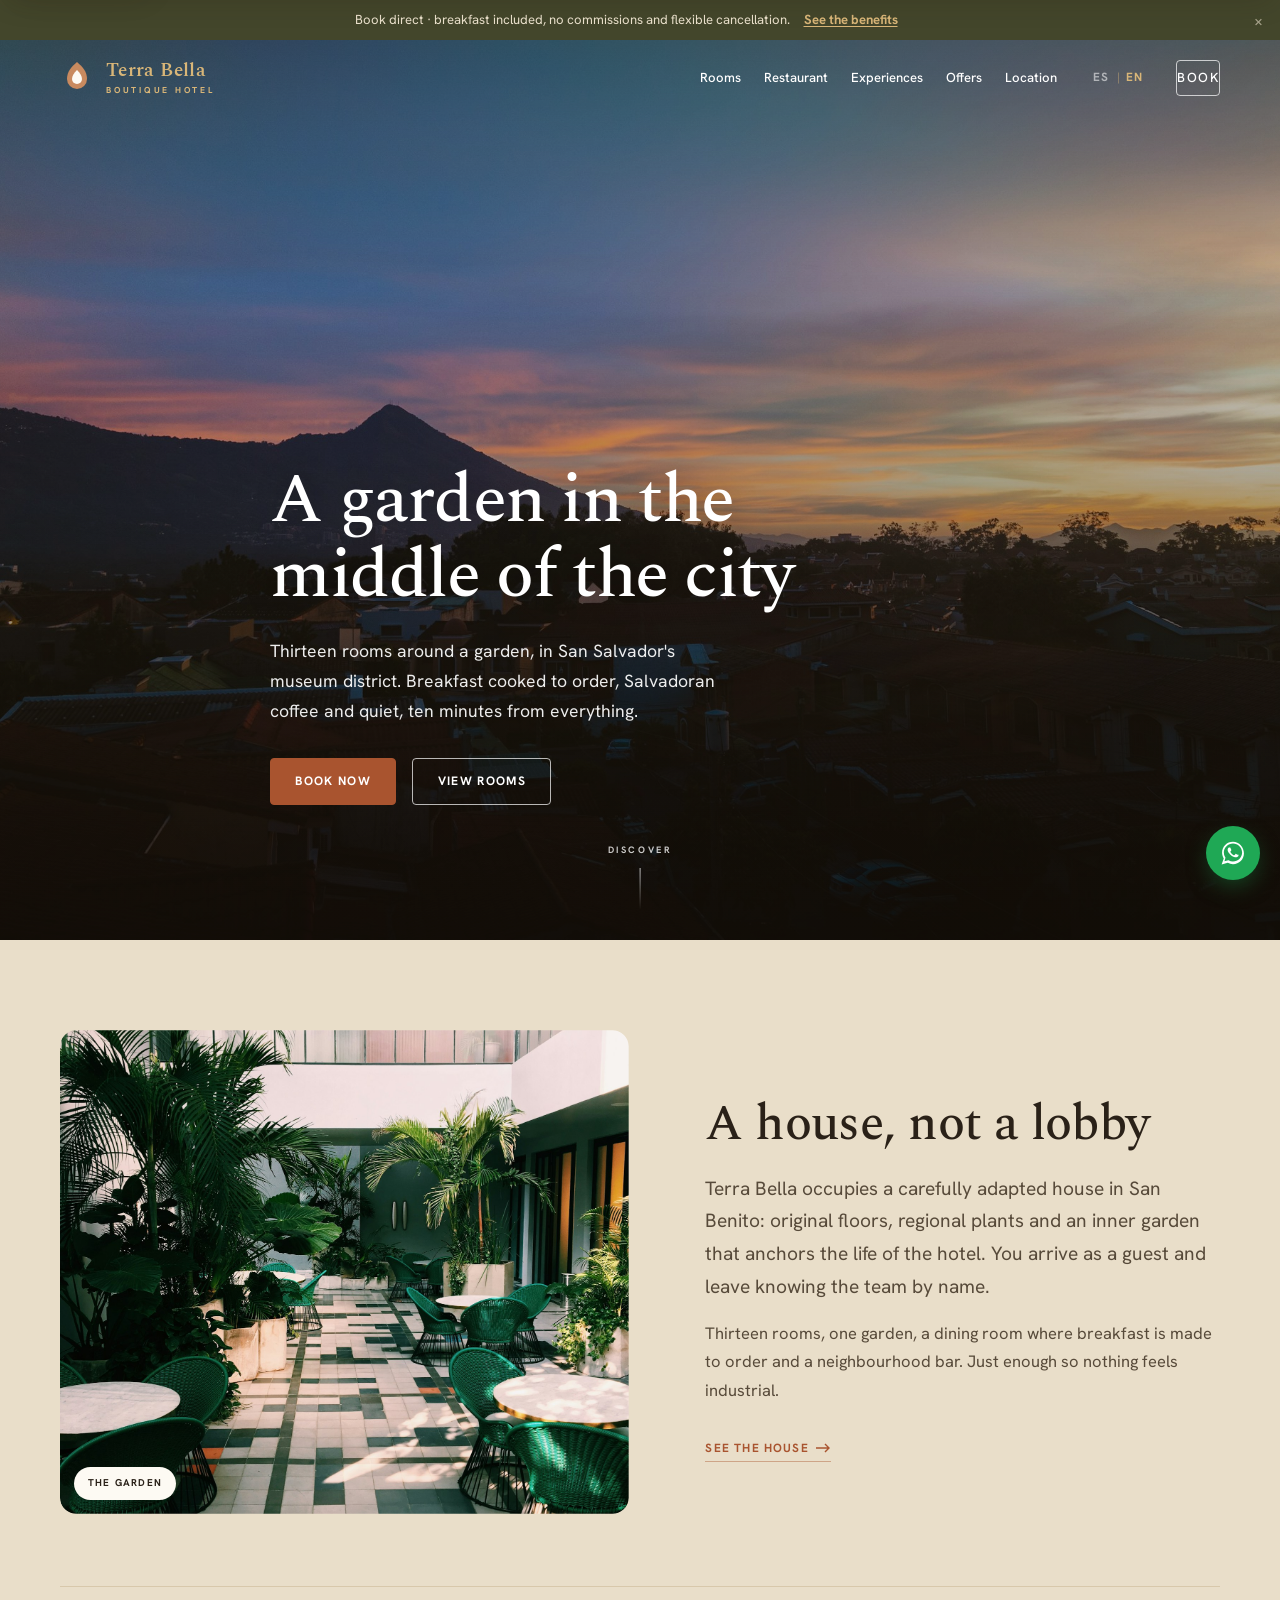
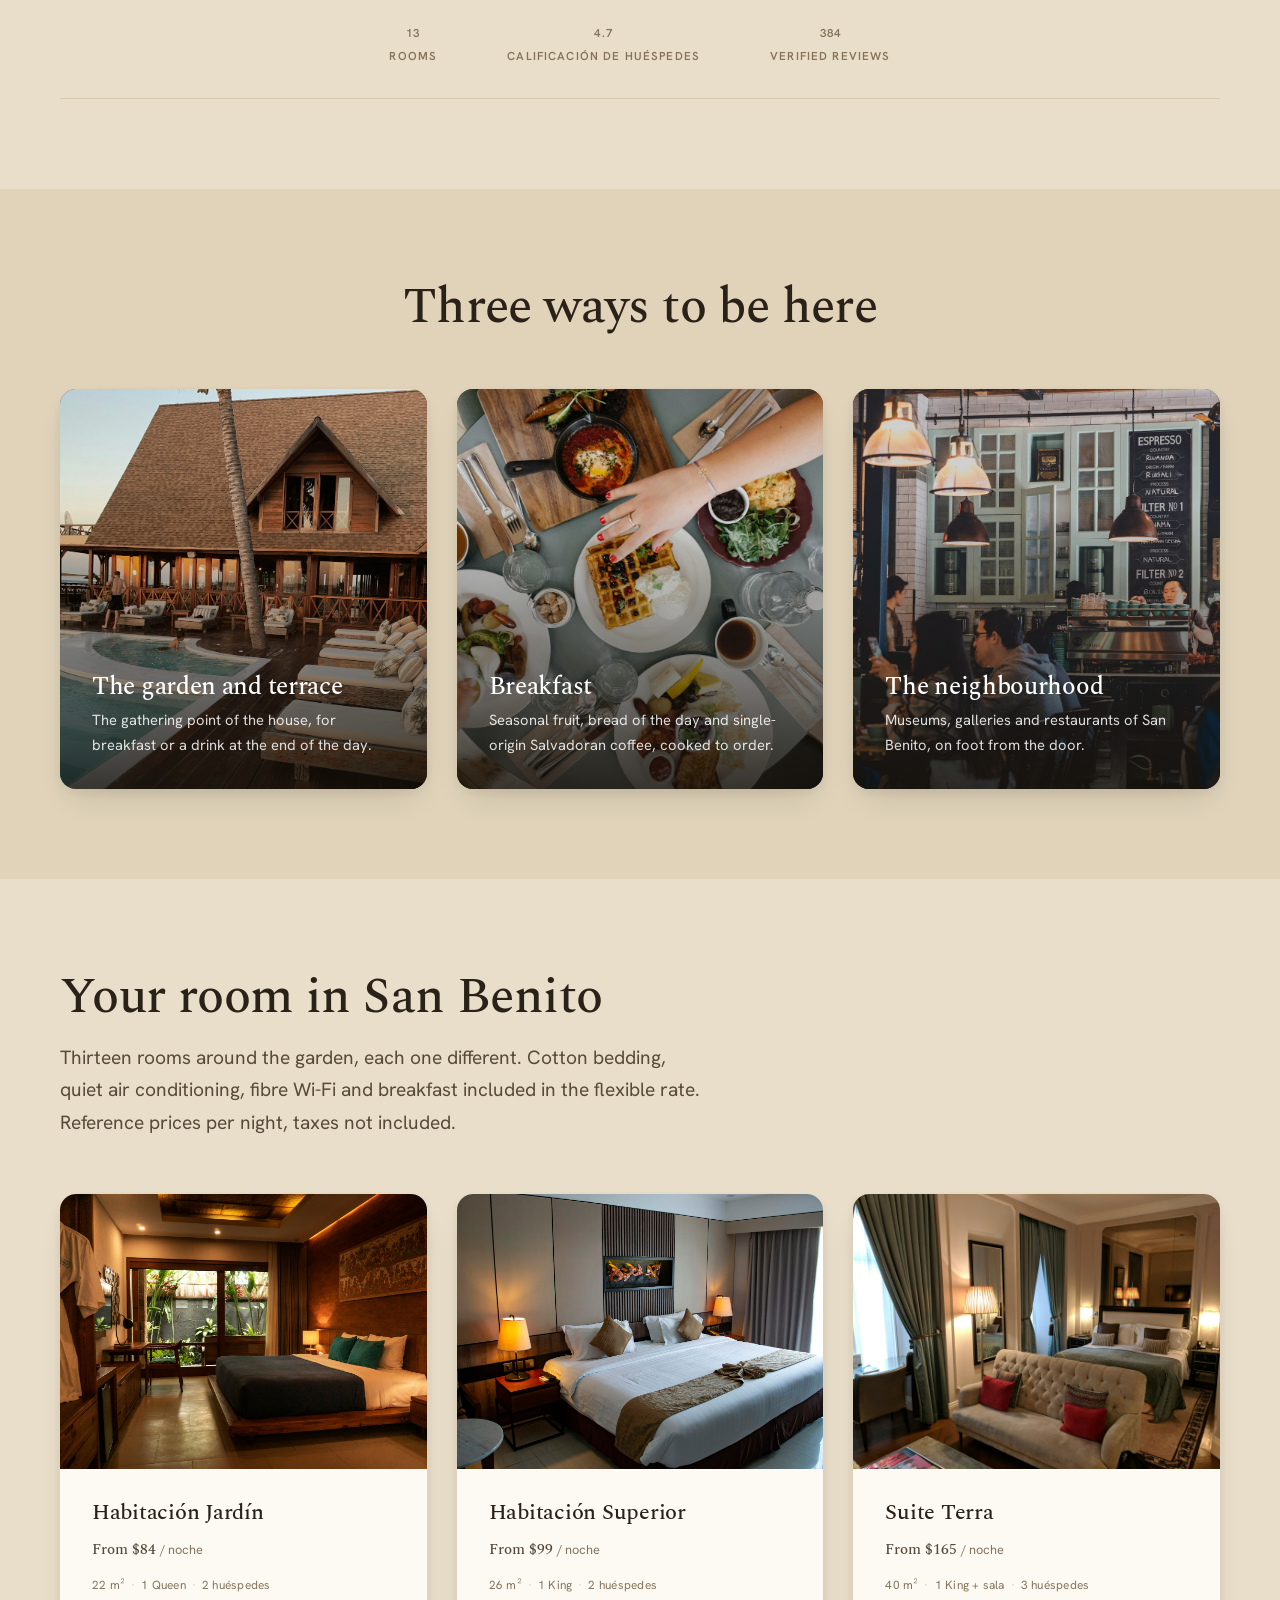
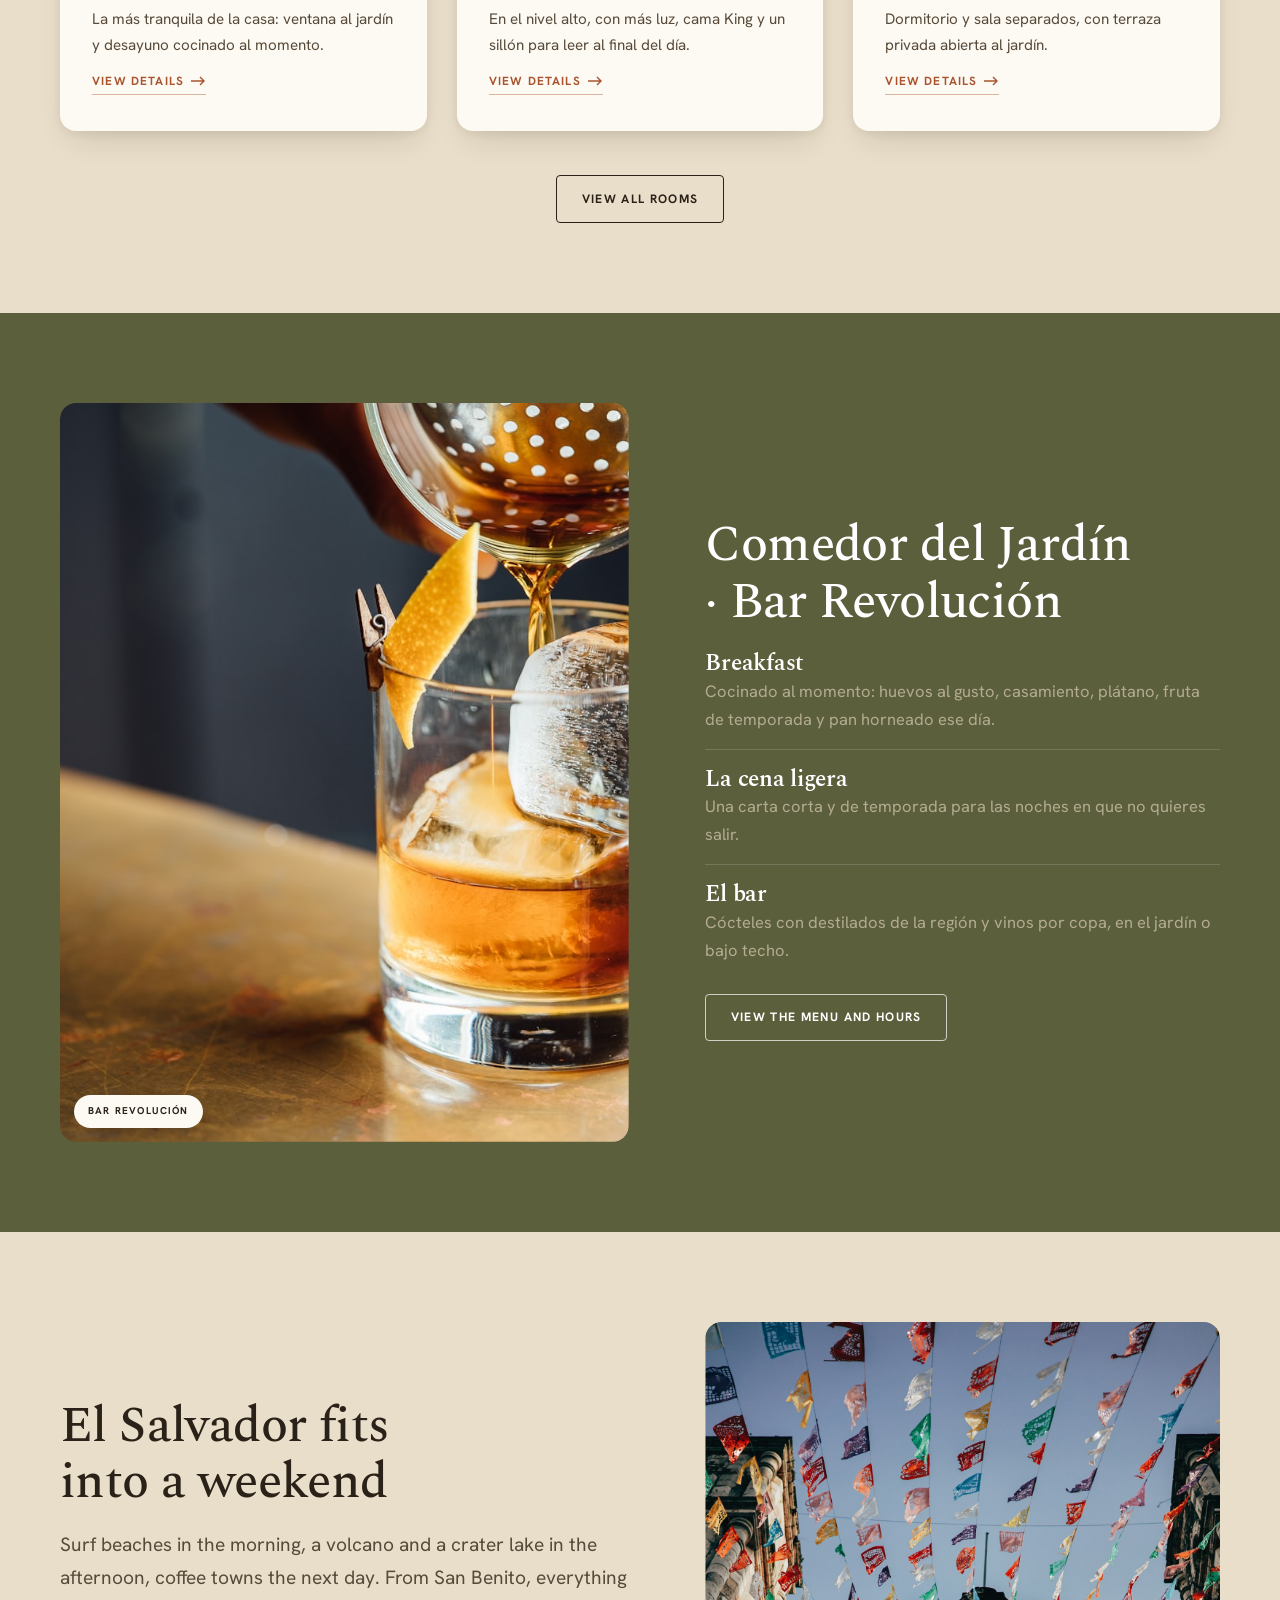
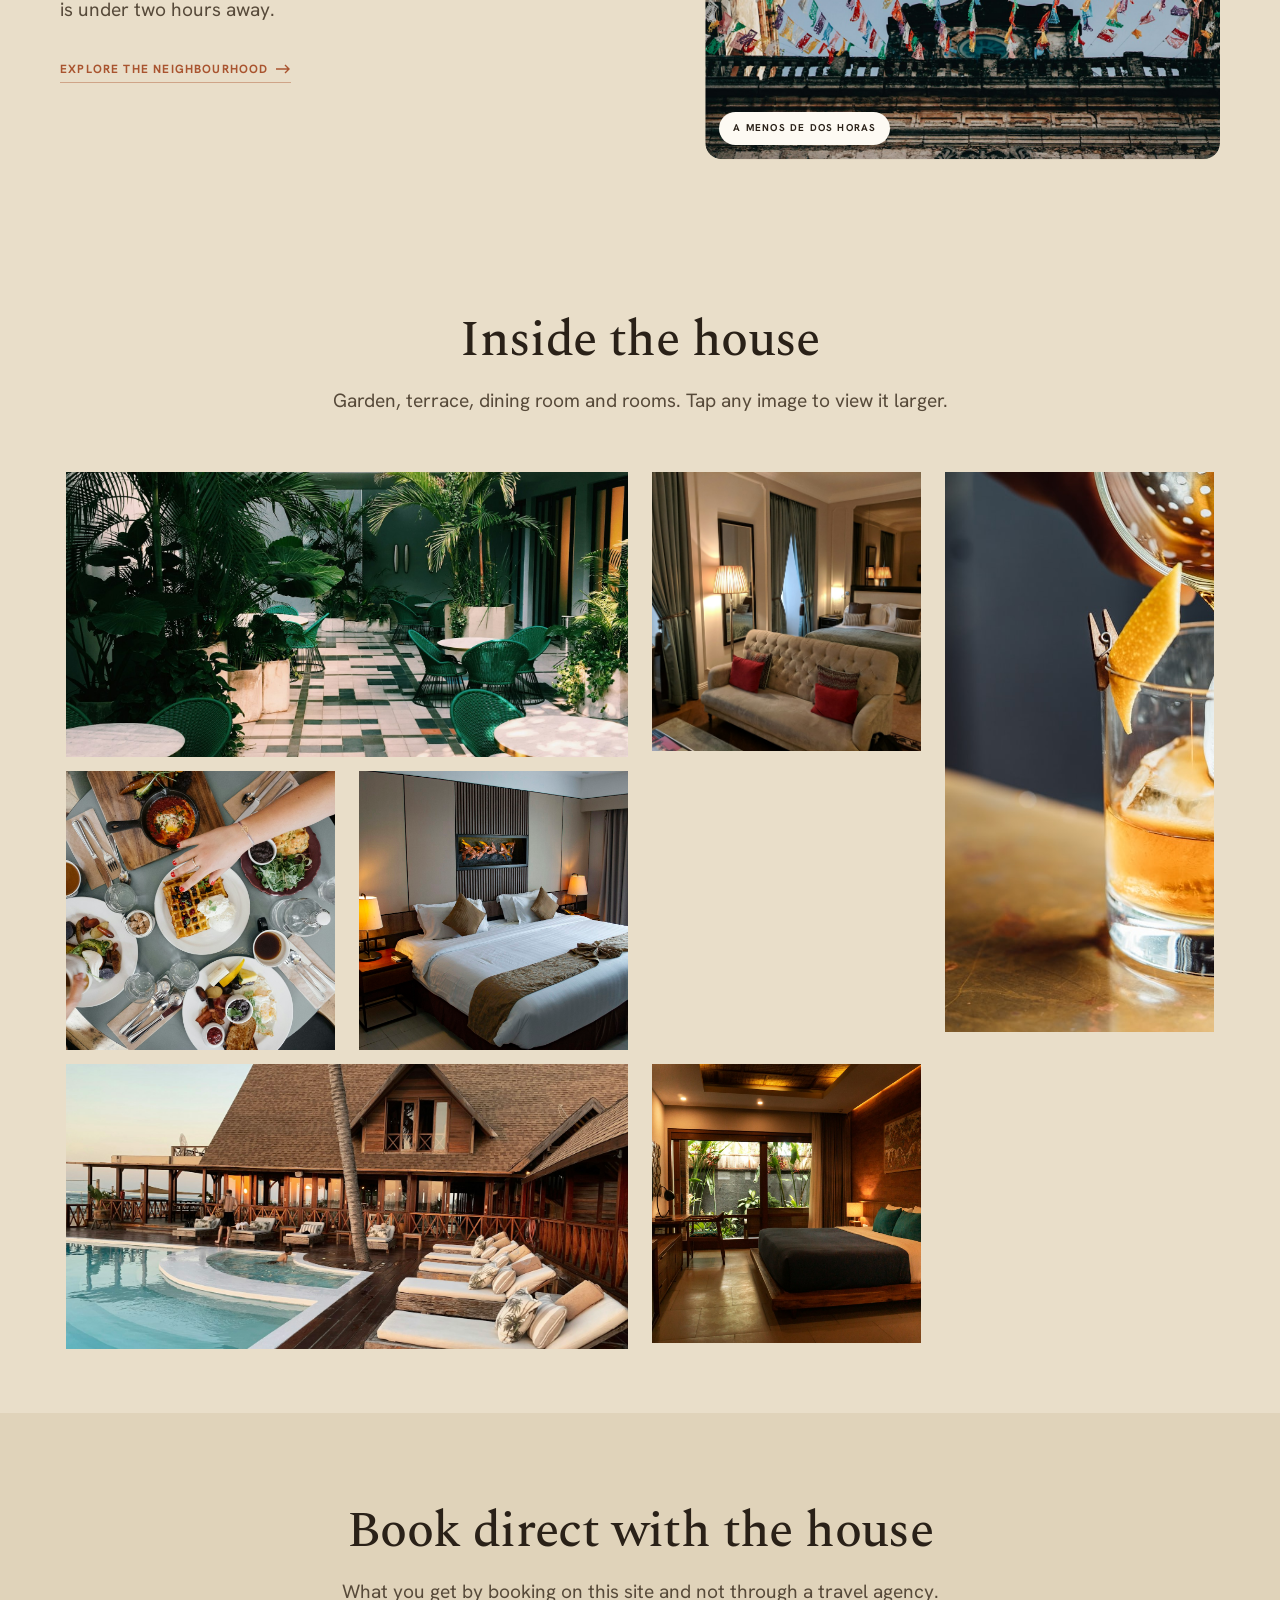
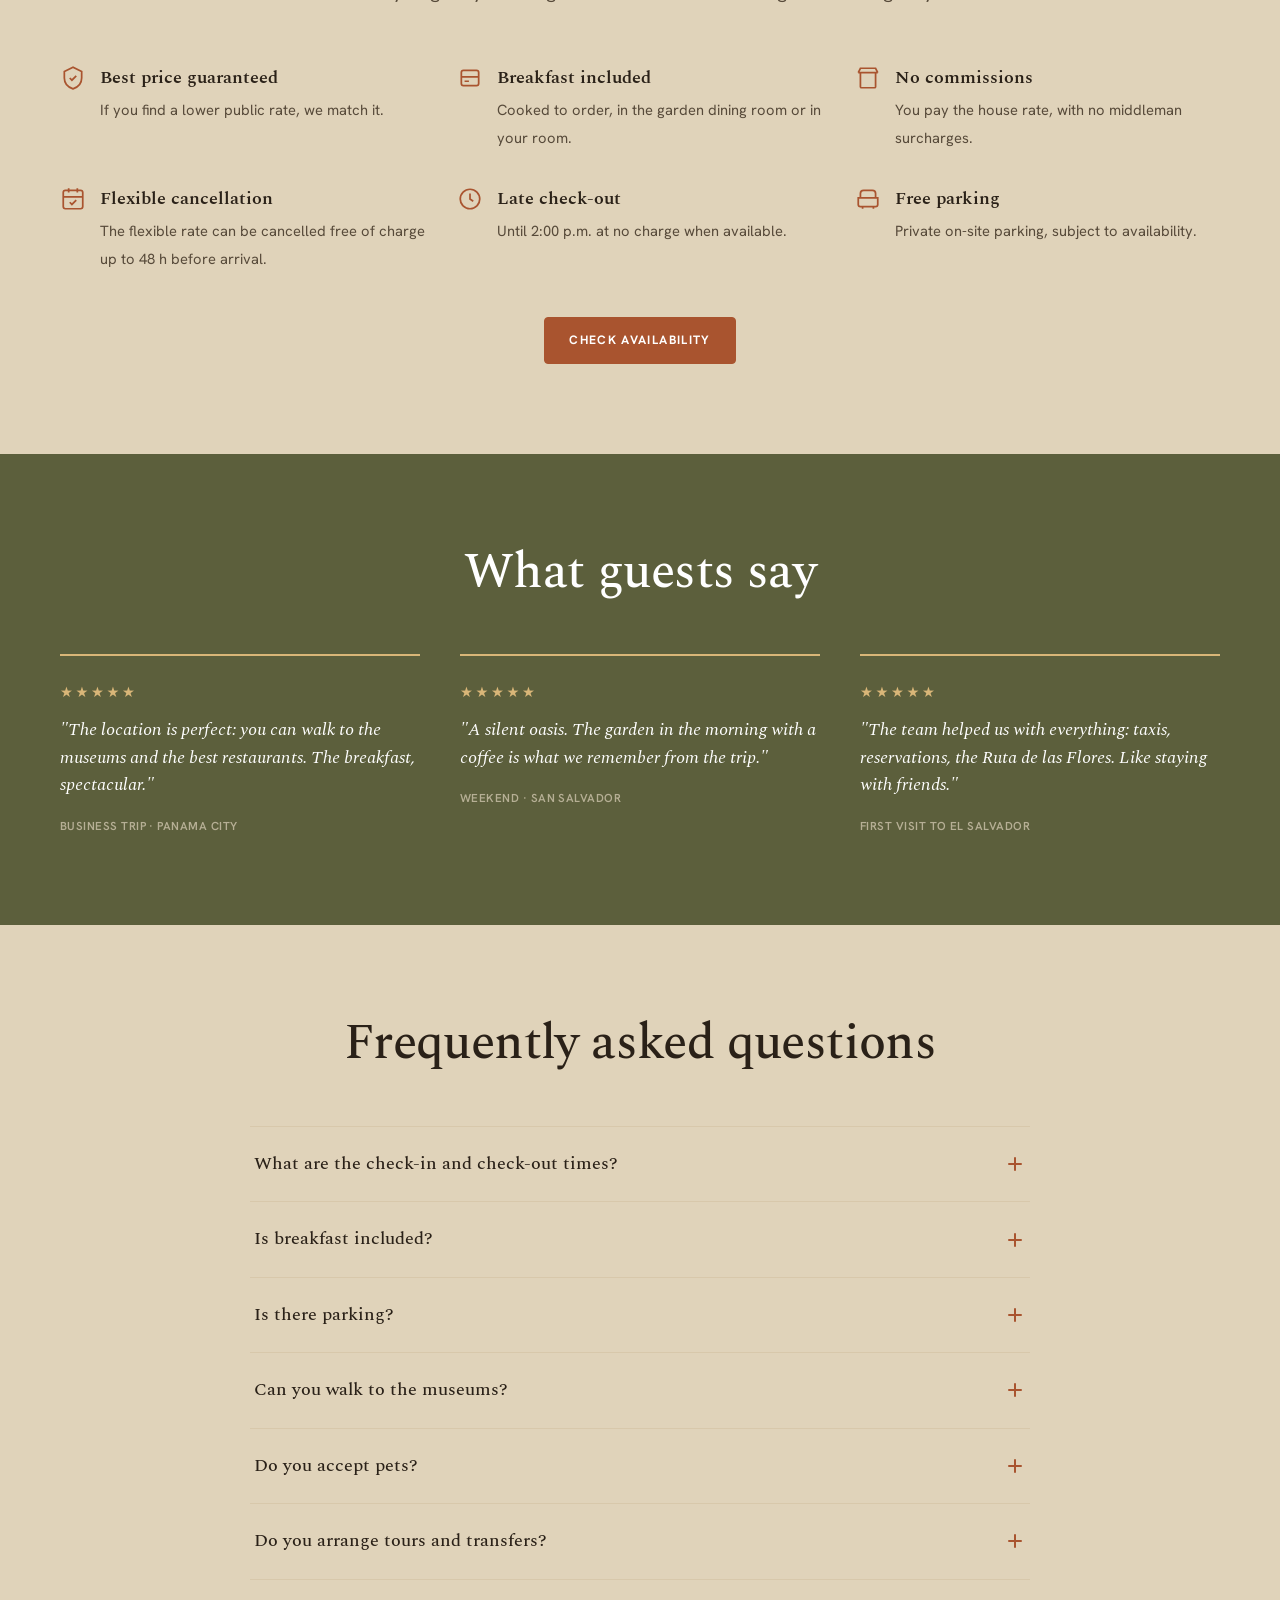
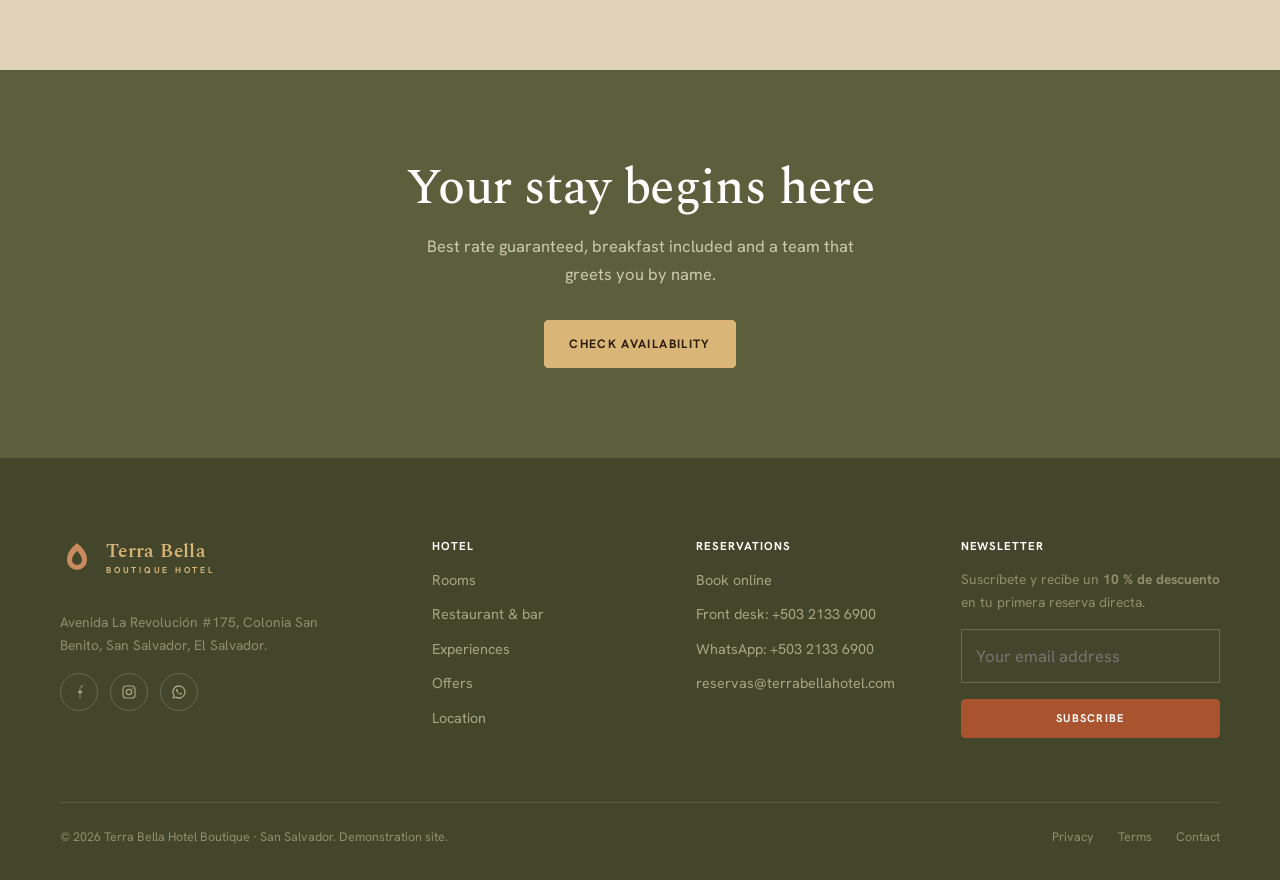
<file: index.html>
<!DOCTYPE html>
<html lang="es">
<head>
<meta charset="UTF-8">
<meta name="viewport" content="width=device-width, initial-scale=1">
<title>Terra Bella Hotel Boutique · San Salvador · Un jardín en medio de la ciudad</title>
<meta name="description" content="Hotel boutique en Colonia San Benito, San Salvador. Trece habitaciones alrededor de un jardín, desayuno cocinado al momento y ubicación a pasos de los museos y la Zona Rosa. Reserva directa con la mejor tarifa.">
<meta name="theme-color" content="#a9542f">
<link rel="canonical" href="https://mauriciostanley.github.io/terra-bella/">
<link rel="icon" href="favicon.svg" type="image/svg+xml">
<link rel="apple-touch-icon" href="assets/img/icons/icon-192.png">
<link rel="manifest" href="manifest.json">
<meta property="og:title" content="Terra Bella Hotel Boutique · San Salvador">
<meta property="og:description" content="Un jardín en medio de la ciudad. Trece habitaciones en Colonia San Benito, con desayuno cocinado al momento.">
<meta property="og:type" content="website">
<meta property="og:site_name" content="Terra Bella Hotel Boutique">
<meta property="og:locale" content="es_SV">
<meta property="og:url" content="https://mauriciostanley.github.io/terra-bella/">
<meta property="og:image" content="https://mauriciostanley.github.io/terra-bella/assets/img/hotel/hero.jpg">
<meta name="twitter:card" content="summary_large_image">
<meta name="twitter:title" content="Terra Bella Hotel Boutique · San Salvador">
<meta name="twitter:description" content="Un jardín en medio de la ciudad. Trece habitaciones en Colonia San Benito, con desayuno cocinado al momento.">
<meta name="twitter:image" content="https://mauriciostanley.github.io/terra-bella/assets/img/hotel/hero.jpg">
<link rel="preconnect" href="https://fonts.googleapis.com">
<link rel="preconnect" href="https://fonts.gstatic.com" crossorigin>
<link href="https://fonts.googleapis.com/css2?family=Spectral:ital,wght@0,400;0,500;0,600;1,400;1,500&family=Hanken+Grotesk:wght@400;500;600;700&display=swap" rel="stylesheet">
<link rel="stylesheet" href="assets/css/styles.css?v=6">
<script type="application/ld+json">
{
  "@context": "https://schema.org",
  "@type": "Hotel",
  "name": "Terra Bella Hotel Boutique",
  "description": "Hotel boutique de 13 habitaciones alrededor de un jardín, en Colonia San Benito, San Salvador.",
  "starRating": { "@type": "Rating", "ratingValue": "3" },
  "aggregateRating": { "@type": "AggregateRating", "ratingValue": "4.7", "reviewCount": "384" },
  "address": {
    "@type": "PostalAddress",
    "streetAddress": "Avenida La Revolución #175, Colonia San Benito",
    "addressLocality": "San Salvador",
    "addressCountry": "SV"
  },
  "geo": { "@type": "GeoCoordinates", "latitude": 13.69749, "longitude": -89.24177 },
  "telephone": "+503-2133-6900",
  "image": "assets/img/hotel/hero.jpg",
  "priceRange": "$$",
  "amenityFeature": [
    { "@type": "LocationFeatureSpecification", "name": "Desayuno cocinado al momento", "value": true },
    { "@type": "LocationFeatureSpecification", "name": "Jardín", "value": true },
    { "@type": "LocationFeatureSpecification", "name": "Wi-Fi de fibra gratis", "value": true },
    { "@type": "LocationFeatureSpecification", "name": "Estacionamiento privado gratis", "value": true },
    { "@type": "LocationFeatureSpecification", "name": "Bar", "value": true }
  ],
  "checkinTime": "15:00",
  "checkoutTime": "12:00"
}
</script>
<script type="application/ld+json">
{
  "@context": "https://schema.org",
  "@type": "FAQPage",
  "mainEntity": [
    { "@type": "Question", "name": "¿A qué hora es el check-in y el check-out?", "acceptedAnswer": { "@type": "Answer", "text": "Check-in a partir de las 3:00 p. m. y check-out hasta las 12:00 m. d. Si llegas antes, guardamos tu equipaje y puedes usar el jardín." } },
    { "@type": "Question", "name": "¿El desayuno está incluido?", "acceptedAnswer": { "@type": "Answer", "text": "Sí, en la tarifa flexible y en la mayoría de paquetes. Se cocina al momento entre las 6:30 y las 10:30 en el comedor del jardín." } },
    { "@type": "Question", "name": "¿Hay estacionamiento?", "acceptedAnswer": { "@type": "Answer", "text": "Sí, estacionamiento privado dentro de la propiedad sin costo, sujeto al espacio disponible." } },
    { "@type": "Question", "name": "¿Se puede llegar caminando a los museos?", "acceptedAnswer": { "@type": "Answer", "text": "Sí. El MUNA está a 3 minutos a pie y el Museo de Arte (MARTE) a 6. La Zona Rosa queda a 10 minutos caminando." } },
    { "@type": "Question", "name": "¿Aceptan mascotas?", "acceptedAnswer": { "@type": "Answer", "text": "Aceptamos perros de hasta 12 kg en dos habitaciones designadas, con aviso previo y un cargo de limpieza." } },
    { "@type": "Question", "name": "¿Organizan tours y traslados?", "acceptedAnswer": { "@type": "Answer", "text": "Sí. La recepción coordina traslados al aeropuerto, guías y excursiones a la Ruta de las Flores, los volcanes y la costa." } }
  ]
}
</script>
<noscript><style>.reveal,.reveal-img{opacity:1!important;transform:none!important;clip-path:none!important}</style></noscript>
</head>
<body>
<a class="skip" href="#main">Saltar al contenido</a>

<header class="site-header">
  <div class="wrap">
    <a class="brand" href="index.html" aria-label="Terra Bella Hotel Boutique — inicio">
      <span class="brand__mark" aria-hidden="true">
        <svg viewBox="0 0 34 40"><path d="M17 4c-6 5-10 10-10 17a10 10 0 0 0 20 0c0-7-4-12-10-17Z" fill="#c98a5f"/><path d="M17 12c-3 3-5 6-5 9a5 5 0 0 0 10 0c0-3-2-6-5-9Z" fill="#fdfaf3"/></svg>
      </span>
      <span class="brand__word"><b>Terra Bella</b><span>Hotel Boutique</span></span>
    </a>
    <button class="burger" aria-label="Abrir menú" aria-expanded="false" aria-controls="nav"><span></span><span></span><span></span></button>
    <nav class="nav" id="nav">
      <a href="habitaciones.html">Habitaciones</a>
      <a href="restaurante.html">Restaurante</a>
      <a href="experiencias.html">Experiencias</a>
      <a href="ofertas.html">Ofertas</a>
      <a href="ubicacion.html">Ubicación</a>
      <a class="btn btn--ghost-light nav__cta" href="reservar.html">Reservar</a>
    </nav>
  </div>
</header>

<main id="main">

<!-- ===== HERO ===== -->
<section class="hero">
  <div class="hero__media">
    <img src="assets/img/hotel/hero.jpg" alt="Jardín interior de Terra Bella al atardecer, con mesas bajo los árboles" data-parallax="0.12" fetchpriority="high">
  </div>
  <div class="wrap hero__inner">
    <h1 class="h-xl">Un jardín en medio de la ciudad</h1>
    <p>Trece habitaciones alrededor de un jardín, en el barrio de los museos de San Salvador. Desayuno cocinado al momento, café salvadoreño y silencio a diez minutos de todo.</p>
    <div style="margin-top:32px;display:flex;gap:16px;flex-wrap:wrap">
      <a class="btn btn--primary" href="reservar.html">Reservar ahora</a>
      <a class="btn btn--ghost-light" href="habitaciones.html">Ver habitaciones</a>
    </div>
  </div>
  <div class="hero__scroll" aria-hidden="true"><span>Descubre</span><i></i></div>
</section>

<!-- ===== BIENVENIDA ===== -->
<section class="section">
  <div class="wrap split">
    <div class="split__media reveal-img">
      <img src="assets/img/hotel/garden.jpg" alt="Jardín interior con plantas de la región y mesas de desayuno">
      <span class="tag">El jardín</span>
    </div>
    <div class="split__body reveal">
      <h2 class="h-lg" style="margin:14px 0 20px">Una casa, no un lobby</h2>
      <p class="lede">Terra Bella ocupa una casa de San Benito adaptada con cuidado: pisos originales, plantas de la región y un jardín interior que ordena la vida del hotel. Se llega como huésped y se sale conociendo al equipo por su nombre.</p>
      <p style="margin-top:16px;color:var(--ink-2)">Trece habitaciones, un jardín, un comedor donde el desayuno se prepara al momento y un bar de barrio. Lo justo para que nada se sienta industrial.</p>
      <div style="margin-top:28px"><a class="link-arrow" href="experiencias.html">Conoce la casa <svg width="16" height="10" viewBox="0 0 16 10" fill="none"><path d="M1 5h13M10 1l4 4-4 4" stroke="currentColor" stroke-width="1.4"/></svg></a></div>
    </div>
  </div>

  <div class="wrap" style="margin-top:clamp(48px,8vh,90px)">
    <div class="stats reveal">
      <div class="stat"><b><span class="count" data-count="13">0</span></b><span>Habitaciones</span></div>
      <div class="stat"><b><span class="count" data-count="4.7" data-decimals="1">0</span></b><span>Calificación de huéspedes</span></div>
      <div class="stat"><b><span class="count" data-count="384">0</span></b><span>Reseñas verificadas</span></div>
    </div>
  </div>
</section>

<!-- ===== TRES MANERAS ===== -->
<section class="section section--sand">
  <div class="wrap">
    <div class="section-head center">
      <h2 class="h-lg">Tres maneras de estar aquí</h2>
    </div>
    <div class="grid grid--3">
      <a class="feature reveal" style="--i:0" href="restaurante.html">
        <img src="assets/img/hotel/terrace.jpg" alt="Terraza con mesas junto al jardín">
        <div><h3>El jardín y la terraza</h3><p>El punto de encuentro de la casa, para el desayuno o una copa al final del día.</p></div>
      </a>
      <a class="feature reveal" style="--i:1" href="restaurante.html">
        <img src="assets/img/hotel/breakfast.jpg" alt="Desayuno con fruta, pan y café servido en una mesa">
        <div><h3>El desayuno</h3><p>Fruta de temporada, pan del día y café de origen salvadoreño, cocinado al momento.</p></div>
      </a>
      <a class="feature reveal" style="--i:2" href="experiencias.html">
        <img src="assets/img/hotel/zona-rosa.jpg" alt="Calle arbolada de la Zona Rosa de San Salvador">
        <div><h3>El barrio</h3><p>Museos, galerías y restaurantes de San Benito, a pie desde la puerta.</p></div>
      </a>
    </div>
  </div>
</section>

<!-- ===== HABITACIONES (preview) ===== -->
<section class="section">
  <div class="wrap">
    <div class="section-head">
      <h2 class="h-lg">Tu habitación en San Benito</h2>
      <p class="lede">Trece habitaciones alrededor del jardín, todas distintas. Ropa de cama de algodón, aire acondicionado silencioso, Wi-Fi de fibra y desayuno incluido en la tarifa flexible. Precios de referencia por noche, sin impuestos.</p>
    </div>
    <div class="grid grid--3">
      <article class="card reveal" style="--i:0">
        <div class="card__media"><img src="assets/img/hotel/room-garden.jpg" alt="Habitación Jardín con cama Queen y ventana al jardín" loading="lazy"></div>
        <div class="card__body">
          <h3>Habitación Jardín</h3>
          <p class="card__price"><span>Desde</span> $84 <small>/ noche</small></p>
          <div class="card__meta"><span>22 m²</span><span>1 Queen</span><span>2 huéspedes</span></div>
          <p>La más tranquila de la casa: ventana al jardín y desayuno cocinado al momento.</p>
          <a class="link-arrow" href="habitaciones.html#jardin">Ver detalle <svg width="16" height="10" viewBox="0 0 16 10" fill="none"><path d="M1 5h13M10 1l4 4-4 4" stroke="currentColor" stroke-width="1.4"/></svg></a>
        </div>
      </article>
      <article class="card reveal" style="--i:1">
        <div class="card__media"><img src="assets/img/hotel/room-superior.jpg" alt="Habitación Superior con cama King y sillón de lectura" loading="lazy"></div>
        <div class="card__body">
          <h3>Habitación Superior</h3>
          <p class="card__price"><span>Desde</span> $99 <small>/ noche</small></p>
          <div class="card__meta"><span>26 m²</span><span>1 King</span><span>2 huéspedes</span></div>
          <p>En el nivel alto, con más luz, cama King y un sillón para leer al final del día.</p>
          <a class="link-arrow" href="habitaciones.html#superior">Ver detalle <svg width="16" height="10" viewBox="0 0 16 10" fill="none"><path d="M1 5h13M10 1l4 4-4 4" stroke="currentColor" stroke-width="1.4"/></svg></a>
        </div>
      </article>
      <article class="card reveal" style="--i:2">
        <div class="card__media"><img src="assets/img/hotel/suite-terra.jpg" alt="Suite Terra con sala de estar y terraza privada" loading="lazy"></div>
        <div class="card__body">
          <h3>Suite Terra</h3>
          <p class="card__price"><span>Desde</span> $165 <small>/ noche</small></p>
          <div class="card__meta"><span>40 m²</span><span>1 King + sala</span><span>3 huéspedes</span></div>
          <p>Dormitorio y sala separados, con terraza privada abierta al jardín.</p>
          <a class="link-arrow" href="habitaciones.html#suite">Ver detalle <svg width="16" height="10" viewBox="0 0 16 10" fill="none"><path d="M1 5h13M10 1l4 4-4 4" stroke="currentColor" stroke-width="1.4"/></svg></a>
        </div>
      </article>
    </div>
    <div class="center" style="margin-top:44px"><a class="btn btn--ghost" href="habitaciones.html">Ver todas las habitaciones</a></div>
  </div>
</section>

<!-- ===== RESTAURANTE ===== -->
<section class="section section--dark">
  <div class="wrap">
    <div class="split">
      <div class="split__media split__media--tall reveal-img">
        <img src="assets/img/hotel/bar.jpg" alt="Bar Revolución con barra de madera abierta al jardín">
        <span class="tag">Bar Revolución</span>
      </div>
      <div class="split__body reveal">
        <h2 class="h-lg" style="margin:14px 0 20px">Comedor del Jardín · Bar Revolución</h2>
        <div class="stack">
          <div>
            <h3 class="h-sm">El desayuno</h3>
            <p class="muted">Cocinado al momento: huevos al gusto, casamiento, plátano, fruta de temporada y pan horneado ese día.</p>
          </div>
          <hr class="rule" style="background:rgba(255,255,255,.14)">
          <div>
            <h3 class="h-sm">La cena ligera</h3>
            <p class="muted">Una carta corta y de temporada para las noches en que no quieres salir.</p>
          </div>
          <hr class="rule" style="background:rgba(255,255,255,.14)">
          <div>
            <h3 class="h-sm">El bar</h3>
            <p class="muted">Cócteles con destilados de la región y vinos por copa, en el jardín o bajo techo.</p>
          </div>
        </div>
        <div style="margin-top:30px"><a class="btn btn--ghost-light" href="restaurante.html">Ver la carta y los horarios</a></div>
      </div>
    </div>
  </div>
</section>

<!-- ===== EXPERIENCIAS ===== -->
<section class="section">
  <div class="wrap split split--reverse">
    <div class="split__media reveal-img">
      <img src="assets/img/hotel/ruta-flores.jpg" alt="Pueblo con flores y murales en la Ruta de las Flores">
      <span class="tag">A menos de dos horas</span>
    </div>
    <div class="split__body reveal">
      <h2 class="h-lg" style="margin-bottom:18px">El Salvador cabe en un fin de semana</h2>
      <p class="lede">Playas de surf por la mañana, un volcán y un lago de cráter por la tarde, pueblos de café al día siguiente. Desde San Benito, todo queda a menos de dos horas.</p>
      <div style="margin-top:26px"><a class="link-arrow" href="experiencias.html">Explorar el barrio <svg width="16" height="10" viewBox="0 0 16 10" fill="none"><path d="M1 5h13M10 1l4 4-4 4" stroke="currentColor" stroke-width="1.4"/></svg></a></div>
    </div>
  </div>
</section>

<!-- ===== GALERÍA ===== -->
<section class="section section--tight">
  <div class="wrap">
    <div class="section-head center">
      <h2 class="h-lg">La casa por dentro</h2>
      <p class="lede">Jardín, terraza, comedor y habitaciones. Toca cualquier imagen para verla en grande.</p>
    </div>
    <div class="gallery-grid reveal">
      <button class="wide" type="button" data-lightbox="assets/img/hotel/garden.jpg" data-caption="El jardín interior"><img src="assets/img/hotel/garden.jpg" alt="Jardín interior de Terra Bella con plantas de la región" loading="lazy"></button>
      <button type="button" data-lightbox="assets/img/hotel/suite-terra.jpg" data-caption="Suite Terra"><img src="assets/img/hotel/suite-terra.jpg" alt="Suite Terra con dormitorio y sala de estar" loading="lazy"></button>
      <button class="tall" type="button" data-lightbox="assets/img/hotel/bar.jpg" data-caption="Bar Revolución"><img src="assets/img/hotel/bar.jpg" alt="Bar Revolución con barra de madera" loading="lazy"></button>
      <button type="button" data-lightbox="assets/img/hotel/breakfast.jpg" data-caption="El desayuno, cocinado al momento"><img src="assets/img/hotel/breakfast.jpg" alt="Desayuno con fruta, pan y café" loading="lazy"></button>
      <button type="button" data-lightbox="assets/img/hotel/room-superior.jpg" data-caption="Habitación Superior"><img src="assets/img/hotel/room-superior.jpg" alt="Habitación Superior con cama King" loading="lazy"></button>
      <button class="wide" type="button" data-lightbox="assets/img/hotel/terrace.jpg" data-caption="La terraza al final del día"><img src="assets/img/hotel/terrace.jpg" alt="Terraza con mesas junto al jardín al atardecer" loading="lazy"></button>
      <button type="button" data-lightbox="assets/img/hotel/room-garden.jpg" data-caption="Habitación Jardín"><img src="assets/img/hotel/room-garden.jpg" alt="Habitación Jardín con ventana al jardín" loading="lazy"></button>
    </div>
  </div>
</section>

<!-- ===== RESERVA DIRECTA ===== -->
<section class="section section--sand">
  <div class="wrap">
    <div class="section-head center">
      <h2 class="h-lg">Reserva directo con la casa</h2>
      <p class="lede">Lo que obtienes al reservar en este sitio y no en una agencia de viajes.</p>
    </div>
    <div class="perks-grid reveal">
      <div class="perk"><svg viewBox="0 0 24 24" fill="none" stroke="currentColor" stroke-width="1.6"><path d="M12 2 4 6v6c0 5 3.4 8.5 8 10 4.6-1.5 8-5 8-10V6l-8-4z"/><path d="m9 12 2 2 4-4"/></svg><div><b>Mejor precio garantizado</b><span>Si encuentras una tarifa pública más baja, la igualamos.</span></div></div>
      <div class="perk"><svg viewBox="0 0 24 24" fill="none" stroke="currentColor" stroke-width="1.6"><path d="M4 11h16M7 15h4M6 19h12a2 2 0 0 0 2-2V7a2 2 0 0 0-2-2H6a2 2 0 0 0-2 2v10a2 2 0 0 0 2 2z"/></svg><div><b>Desayuno incluido</b><span>Cocinado al momento, en el comedor del jardín o en tu habitación.</span></div></div>
      <div class="perk"><svg viewBox="0 0 24 24" fill="none" stroke="currentColor" stroke-width="1.6"><path d="M3 7h18M3 7l2-4h14l2 4M5 7v13a1 1 0 0 0 1 1h12a1 1 0 0 0 1-1V7"/></svg><div><b>Sin comisiones</b><span>Pagas la tarifa de la casa, sin recargos de intermediarios.</span></div></div>
      <div class="perk"><svg viewBox="0 0 24 24" fill="none" stroke="currentColor" stroke-width="1.6"><rect x="3" y="4" width="18" height="17" rx="2"/><path d="M8 2v4M16 2v4M3 10h18M9 15l2 2 4-4"/></svg><div><b>Cancelación flexible</b><span>La tarifa flexible se cancela sin cargo hasta 48&nbsp;h antes de llegar.</span></div></div>
      <div class="perk"><svg viewBox="0 0 24 24" fill="none" stroke="currentColor" stroke-width="1.6"><circle cx="12" cy="12" r="9"/><path d="M12 7v5l3 2"/></svg><div><b>Salida tardía</b><span>Hasta las 14:00 sin costo cuando hay disponibilidad.</span></div></div>
      <div class="perk"><svg viewBox="0 0 24 24" fill="none" stroke="currentColor" stroke-width="1.6"><path d="M5 11V7a3 3 0 0 1 3-3h8a3 3 0 0 1 3 3v4M3 11h18v6a2 2 0 0 1-2 2H5a2 2 0 0 1-2-2v-6zM7 19v2M17 19v2"/></svg><div><b>Parqueo sin costo</b><span>Estacionamiento privado dentro de la propiedad, mientras haya espacio.</span></div></div>
    </div>
    <div class="center" style="margin-top:44px"><a class="btn btn--primary" href="reservar.html">Comprobar disponibilidad</a></div>
  </div>
</section>

<!-- ===== RESEÑAS ===== -->
<section class="section section--dark">
  <div class="wrap">
    <div class="section-head center">
      <h2 class="h-lg">Lo que dicen los huéspedes</h2>
    </div>
    <div class="reviews">
      <blockquote class="review reveal" style="--i:0">
        <div class="stars">★★★★★</div>
        <p>"La ubicación es perfecta: se camina a los museos y a los mejores restaurantes. El desayuno, espectacular."</p>
        <cite>Viaje de trabajo · Ciudad de Panamá</cite>
      </blockquote>
      <blockquote class="review reveal" style="--i:1">
        <div class="stars">★★★★★</div>
        <p>"Un oasis silencioso. El jardín por la mañana con un café es lo que recordamos del viaje."</p>
        <cite>Fin de semana · San Salvador</cite>
      </blockquote>
      <blockquote class="review reveal" style="--i:2">
        <div class="stars">★★★★★</div>
        <p>"El equipo nos ayudó con todo: taxis, reservas, la ruta de las flores. Como quedarte con amigos."</p>
        <cite>Primera visita a El Salvador</cite>
      </blockquote>
    </div>
  </div>
</section>

<!-- ===== FAQ ===== -->
<section class="section section--sand">
  <div class="wrap">
    <div class="section-head center">
      <h2 class="h-lg">Preguntas frecuentes</h2>
    </div>
    <div class="faq">
      <div class="faq__item"><button class="faq__q" type="button">¿A qué hora es el check-in y el check-out?<i></i></button><div class="faq__a"><p>Check-in a partir de las 3:00 p.&nbsp;m. y check-out hasta las 12:00 m.&nbsp;d. Si llegas antes, guardamos tu equipaje sin problema y puedes usar el jardín.</p></div></div>
      <div class="faq__item"><button class="faq__q" type="button">¿El desayuno está incluido?<i></i></button><div class="faq__a"><p>Sí, en la tarifa flexible y en la mayoría de paquetes. Se cocina al momento entre las 6:30 y las 10:30 en el comedor del jardín.</p></div></div>
      <div class="faq__item"><button class="faq__q" type="button">¿Hay estacionamiento?<i></i></button><div class="faq__a"><p>Sí, estacionamiento privado dentro de la propiedad sin costo, sujeto al espacio disponible. Avísanos si llegas en auto.</p></div></div>
      <div class="faq__item"><button class="faq__q" type="button">¿Se puede llegar caminando a los museos?<i></i></button><div class="faq__a"><p>Sí. El MUNA está a 3 minutos a pie y el Museo de Arte (MARTE) a 6. La Zona Rosa y sus restaurantes quedan a 10 minutos caminando.</p></div></div>
      <div class="faq__item"><button class="faq__q" type="button">¿Aceptan mascotas?<i></i></button><div class="faq__a"><p>Aceptamos perros de hasta 12&nbsp;kg en dos habitaciones designadas, con aviso previo y un cargo de limpieza.</p></div></div>
      <div class="faq__item"><button class="faq__q" type="button">¿Organizan tours y traslados?<i></i></button><div class="faq__a"><p>Sí. La recepción coordina traslados al aeropuerto, guías y excursiones a la Ruta de las Flores, los volcanes y la costa. Pídelo al reservar o a tu llegada.</p></div></div>
    </div>
  </div>
</section>

<!-- ===== CTA ===== -->
<section class="cta-strip">
  <div class="wrap--narrow">
    <h2 class="h-lg">Tu estancia empieza aquí</h2>
    <p>Mejor tarifa garantizada, desayuno incluido y un equipo que te atiende por tu nombre.</p>
    <a class="btn btn--primary" href="reservar.html">Comprobar disponibilidad</a>
  </div>
</section>

</main>

<footer class="site-footer" data-footer></footer>
<div class="mobile-book"><a class="btn btn--primary" href="reservar.html">Reservar ahora</a></div>

<script src="assets/js/data.js?v=6"></script>
<script src="assets/js/partials.js?v=6"></script>
<script src="assets/js/main.js?v=6"></script>
<script src="assets/js/i18n.js?v=6"></script>
</body>
</html>
</file>
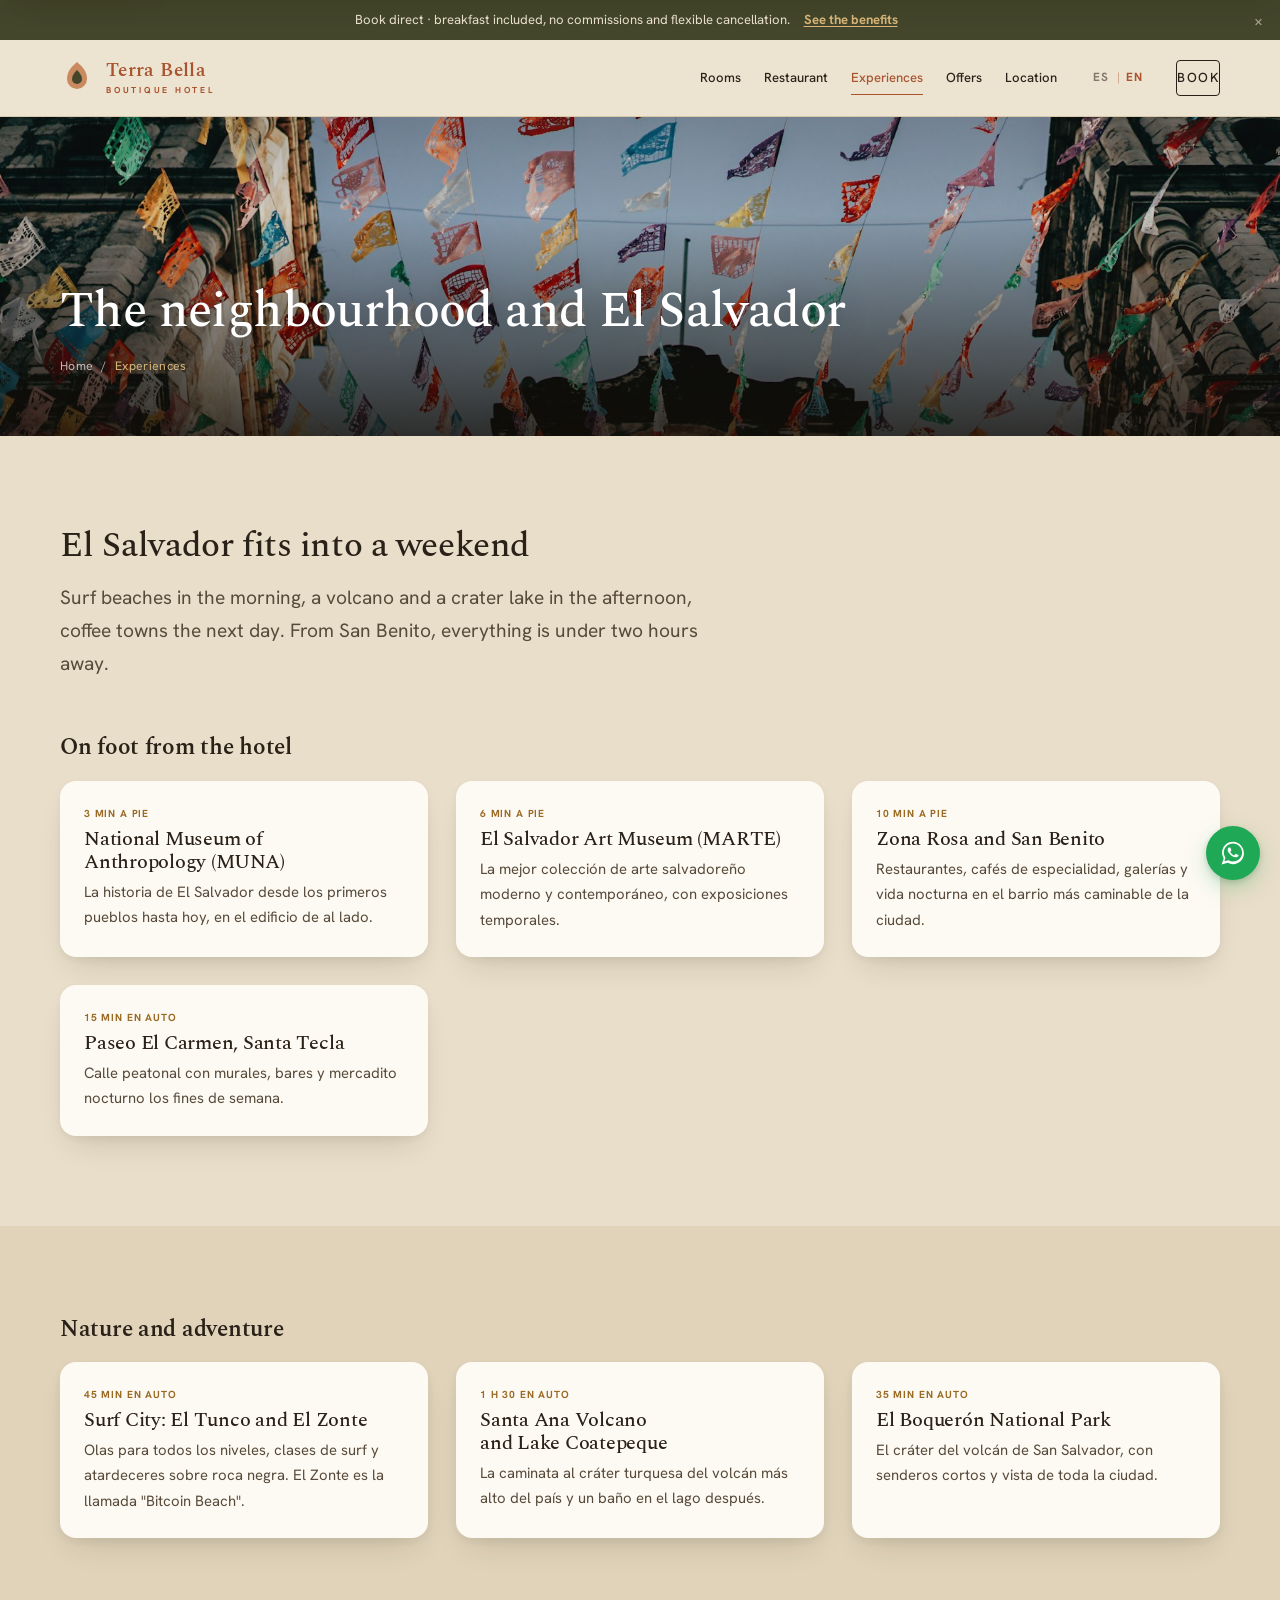
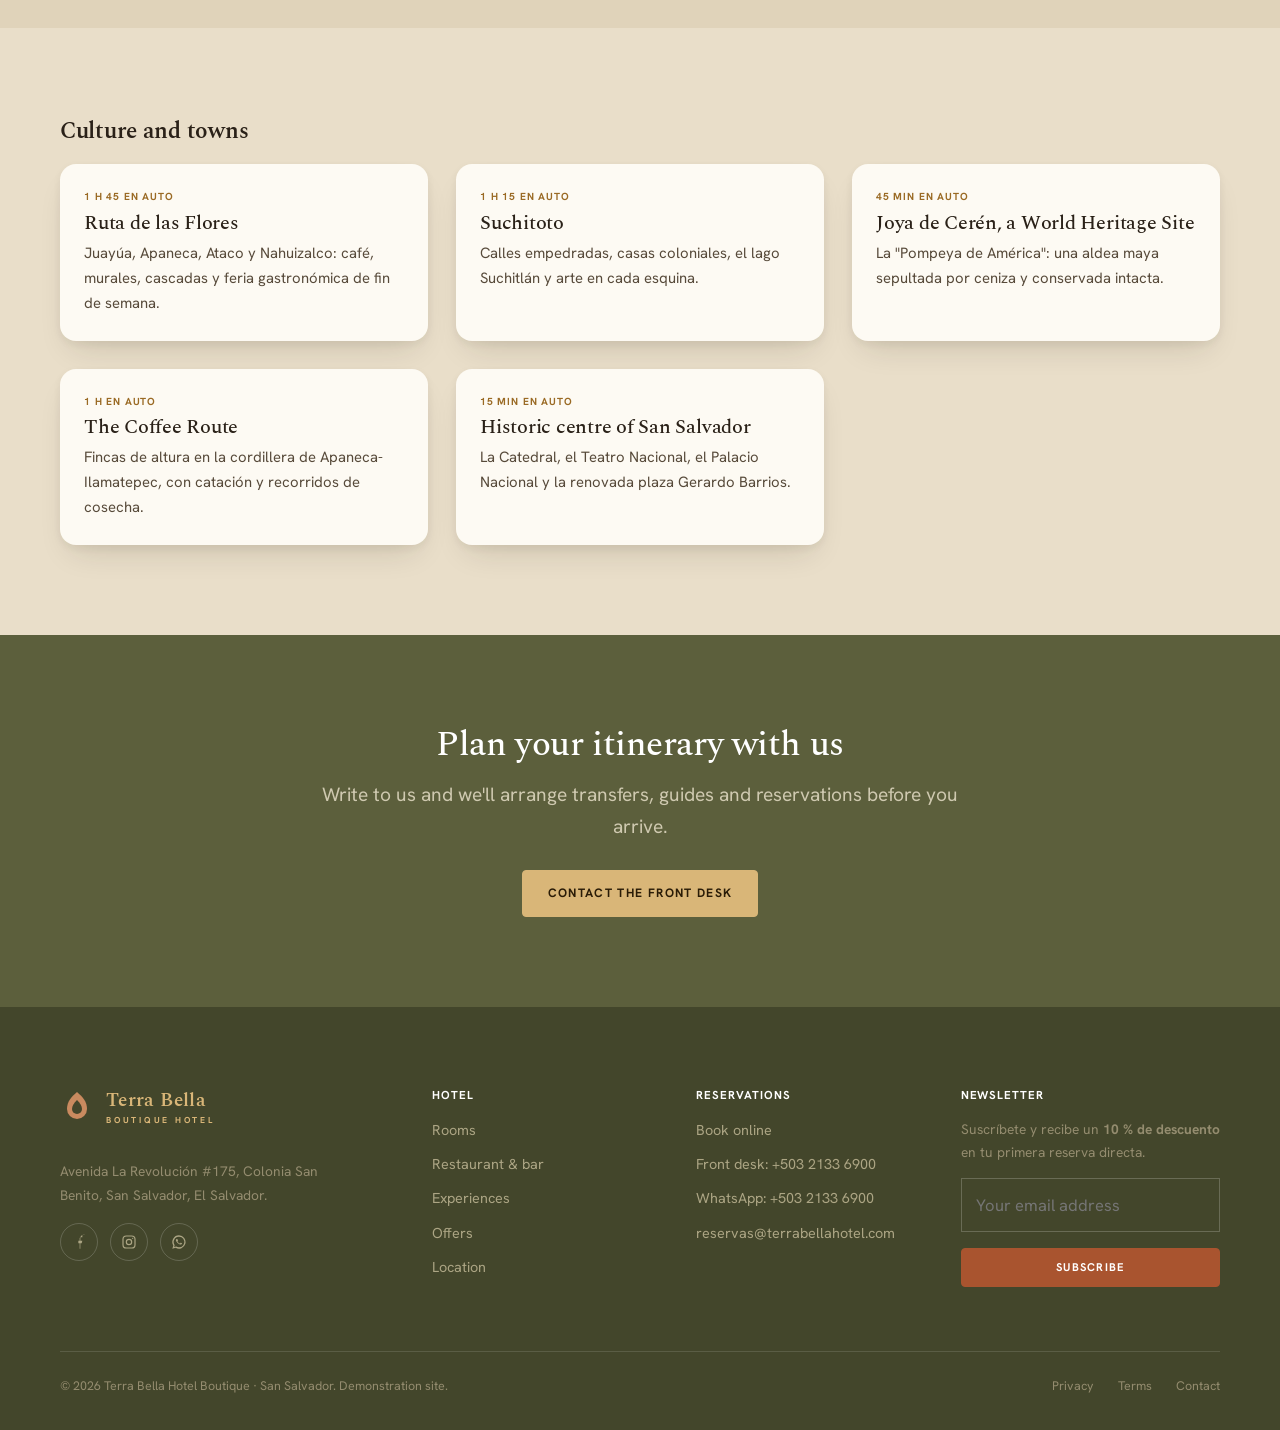
<file: experiencias.html>
<!DOCTYPE html>
<html lang="es">
<head>
<meta charset="UTF-8">
<meta name="viewport" content="width=device-width, initial-scale=1">
<title>Experiencias · El barrio y El Salvador · Terra Bella Hotel Boutique</title>
<meta name="description" content="Museos y restaurantes de San Benito a pie, y El Salvador a menos de dos horas: Surf City, el volcán de Santa Ana, la Ruta de las Flores, Suchitoto y Joya de Cerén. La recepción de Terra Bella organiza traslados y guías.">
<meta name="theme-color" content="#a9542f">
<link rel="canonical" href="https://mauriciostanley.github.io/terra-bella/experiencias.html">
<meta property="og:type" content="website">
<meta property="og:site_name" content="Terra Bella Hotel Boutique">
<meta property="og:title" content="Experiencias · Terra Bella Hotel Boutique">
<meta property="og:description" content="Museos de San Benito a pie y El Salvador a menos de dos horas: Surf City, volcanes, la Ruta de las Flores y Suchitoto.">
<meta property="og:url" content="https://mauriciostanley.github.io/terra-bella/experiencias.html">
<meta property="og:image" content="https://mauriciostanley.github.io/terra-bella/assets/img/hotel/ruta-flores.jpg">
<meta name="twitter:card" content="summary_large_image">
<link rel="icon" href="favicon.svg" type="image/svg+xml">
<link rel="apple-touch-icon" href="assets/img/icons/icon-192.png">
<link rel="manifest" href="manifest.json">
<link rel="preconnect" href="https://fonts.googleapis.com">
<link rel="preconnect" href="https://fonts.gstatic.com" crossorigin>
<link href="https://fonts.googleapis.com/css2?family=Spectral:ital,wght@0,400;0,500;0,600;1,400;1,500&family=Hanken+Grotesk:wght@400;500;600;700&display=swap" rel="stylesheet">
<link rel="stylesheet" href="assets/css/styles.css?v=6">
<noscript><style>.reveal,.reveal-img{opacity:1!important;transform:none!important;clip-path:none!important}</style></noscript>
</head>
<body>
<a class="skip" href="#main">Saltar al contenido</a>

<header class="site-header site-header--inner">
  <div class="wrap">
    <a class="brand" href="index.html" aria-label="Terra Bella Hotel Boutique — inicio">
      <span class="brand__mark" aria-hidden="true"><svg viewBox="0 0 34 40"><path d="M17 4c-6 5-10 10-10 17a10 10 0 0 0 20 0c0-7-4-12-10-17Z" fill="#c98a5f"/><path d="M17 12c-3 3-5 6-5 9a5 5 0 0 0 10 0c0-3-2-6-5-9Z" fill="#43462b"/></svg></span>
      <span class="brand__word"><b>Terra Bella</b><span>Hotel Boutique</span></span>
    </a>
    <button class="burger" aria-label="Abrir menú" aria-expanded="false" aria-controls="nav"><span></span><span></span><span></span></button>
    <nav class="nav" id="nav">
      <a href="habitaciones.html">Habitaciones</a>
      <a href="restaurante.html">Restaurante</a>
      <a href="experiencias.html" aria-current="page">Experiencias</a>
      <a href="ofertas.html">Ofertas</a>
      <a href="ubicacion.html">Ubicación</a>
      <a class="btn btn--ghost-light nav__cta" href="reservar.html">Reservar</a>
    </nav>
  </div>
</header>

<main id="main">

<section class="pagehero" style="min-height:44vh">
  <div class="pagehero__media"><img src="assets/img/hotel/ruta-flores.jpg" alt="Pueblo con murales y flores en la Ruta de las Flores, El Salvador"></div>
  <div class="wrap">
    <h1 class="h-lg">El barrio y El Salvador</h1>
    <div class="crumbs"><a href="index.html">Inicio</a> / <span>Experiencias</span></div>
  </div>
</section>

<section class="section">
  <div class="wrap">
    <div class="section-head">
      <h2 class="h-md">El Salvador cabe en un fin de semana</h2>
      <p class="lede">Playas de surf por la mañana, un volcán y un lago de cráter por la tarde, pueblos de café al día siguiente. Desde San Benito, todo queda a menos de dos horas.</p>
    </div>

    <h3 class="h-sm" style="margin-bottom:20px">A pie desde el hotel</h3>
    <div class="exp-grid">
      <article class="exp reveal"><span class="exp__dist">3 min a pie</span><h3>Museo Nacional de Antropología (MUNA)</h3><p>La historia de El Salvador desde los primeros pueblos hasta hoy, en el edificio de al lado.</p></article>
      <article class="exp reveal"><span class="exp__dist">6 min a pie</span><h3>Museo de Arte de El Salvador (MARTE)</h3><p>La mejor colección de arte salvadoreño moderno y contemporáneo, con exposiciones temporales.</p></article>
      <article class="exp reveal"><span class="exp__dist">10 min a pie</span><h3>Zona Rosa y San Benito</h3><p>Restaurantes, cafés de especialidad, galerías y vida nocturna en el barrio más caminable de la ciudad.</p></article>
      <article class="exp reveal"><span class="exp__dist">15 min en auto</span><h3>Paseo El Carmen, Santa Tecla</h3><p>Calle peatonal con murales, bares y mercadito nocturno los fines de semana.</p></article>
    </div>
  </div>
</section>

<section class="section section--sand">
  <div class="wrap">
    <h3 class="h-sm" style="margin-bottom:20px">Naturaleza y aventura</h3>
    <div class="exp-grid">
      <article class="exp reveal"><span class="exp__dist">45 min en auto</span><h3>Surf City: El Tunco y El Zonte</h3><p>Olas para todos los niveles, clases de surf y atardeceres sobre roca negra. El Zonte es la llamada "Bitcoin Beach".</p></article>
      <article class="exp reveal"><span class="exp__dist">1 h 30 en auto</span><h3>Volcán de Santa Ana y Lago de Coatepeque</h3><p>La caminata al cráter turquesa del volcán más alto del país y un baño en el lago después.</p></article>
      <article class="exp reveal"><span class="exp__dist">35 min en auto</span><h3>Parque Nacional El Boquerón</h3><p>El cráter del volcán de San Salvador, con senderos cortos y vista de toda la ciudad.</p></article>
    </div>
  </div>
</section>

<section class="section">
  <div class="wrap">
    <h3 class="h-sm" style="margin-bottom:20px">Cultura y pueblos</h3>
    <div class="exp-grid">
      <article class="exp reveal"><span class="exp__dist">1 h 45 en auto</span><h3>Ruta de las Flores</h3><p>Juayúa, Apaneca, Ataco y Nahuizalco: café, murales, cascadas y feria gastronómica de fin de semana.</p></article>
      <article class="exp reveal"><span class="exp__dist">1 h 15 en auto</span><h3>Suchitoto</h3><p>Calles empedradas, casas coloniales, el lago Suchitlán y arte en cada esquina.</p></article>
      <article class="exp reveal"><span class="exp__dist">45 min en auto</span><h3>Joya de Cerén, Patrimonio de la Humanidad</h3><p>La "Pompeya de América": una aldea maya sepultada por ceniza y conservada intacta.</p></article>
      <article class="exp reveal"><span class="exp__dist">1 h en auto</span><h3>Ruta del Café</h3><p>Fincas de altura en la cordillera de Apaneca-Ilamatepec, con catación y recorridos de cosecha.</p></article>
      <article class="exp reveal"><span class="exp__dist">15 min en auto</span><h3>Centro histórico de San Salvador</h3><p>La Catedral, el Teatro Nacional, el Palacio Nacional y la renovada plaza Gerardo Barrios.</p></article>
    </div>
  </div>
</section>

<section class="section section--dark">
  <div class="wrap--narrow center">
    <h2 class="h-md">Arma tu itinerario con nosotros</h2>
    <p class="lede" style="margin:14px auto 26px">Escríbenos y preparamos traslados, guías y reservas antes de que llegues.</p>
    <a class="btn btn--primary" href="ubicacion.html">Escribir a recepción</a>
  </div>
</section>

</main>

<footer class="site-footer" data-footer></footer>
<div class="mobile-book"><a class="btn btn--primary" href="reservar.html">Reservar ahora</a></div>

<script src="assets/js/data.js?v=6"></script>
<script src="assets/js/partials.js?v=6"></script>
<script src="assets/js/main.js?v=6"></script>
<script src="assets/js/i18n.js?v=6"></script>
</body>
</html>
</file>
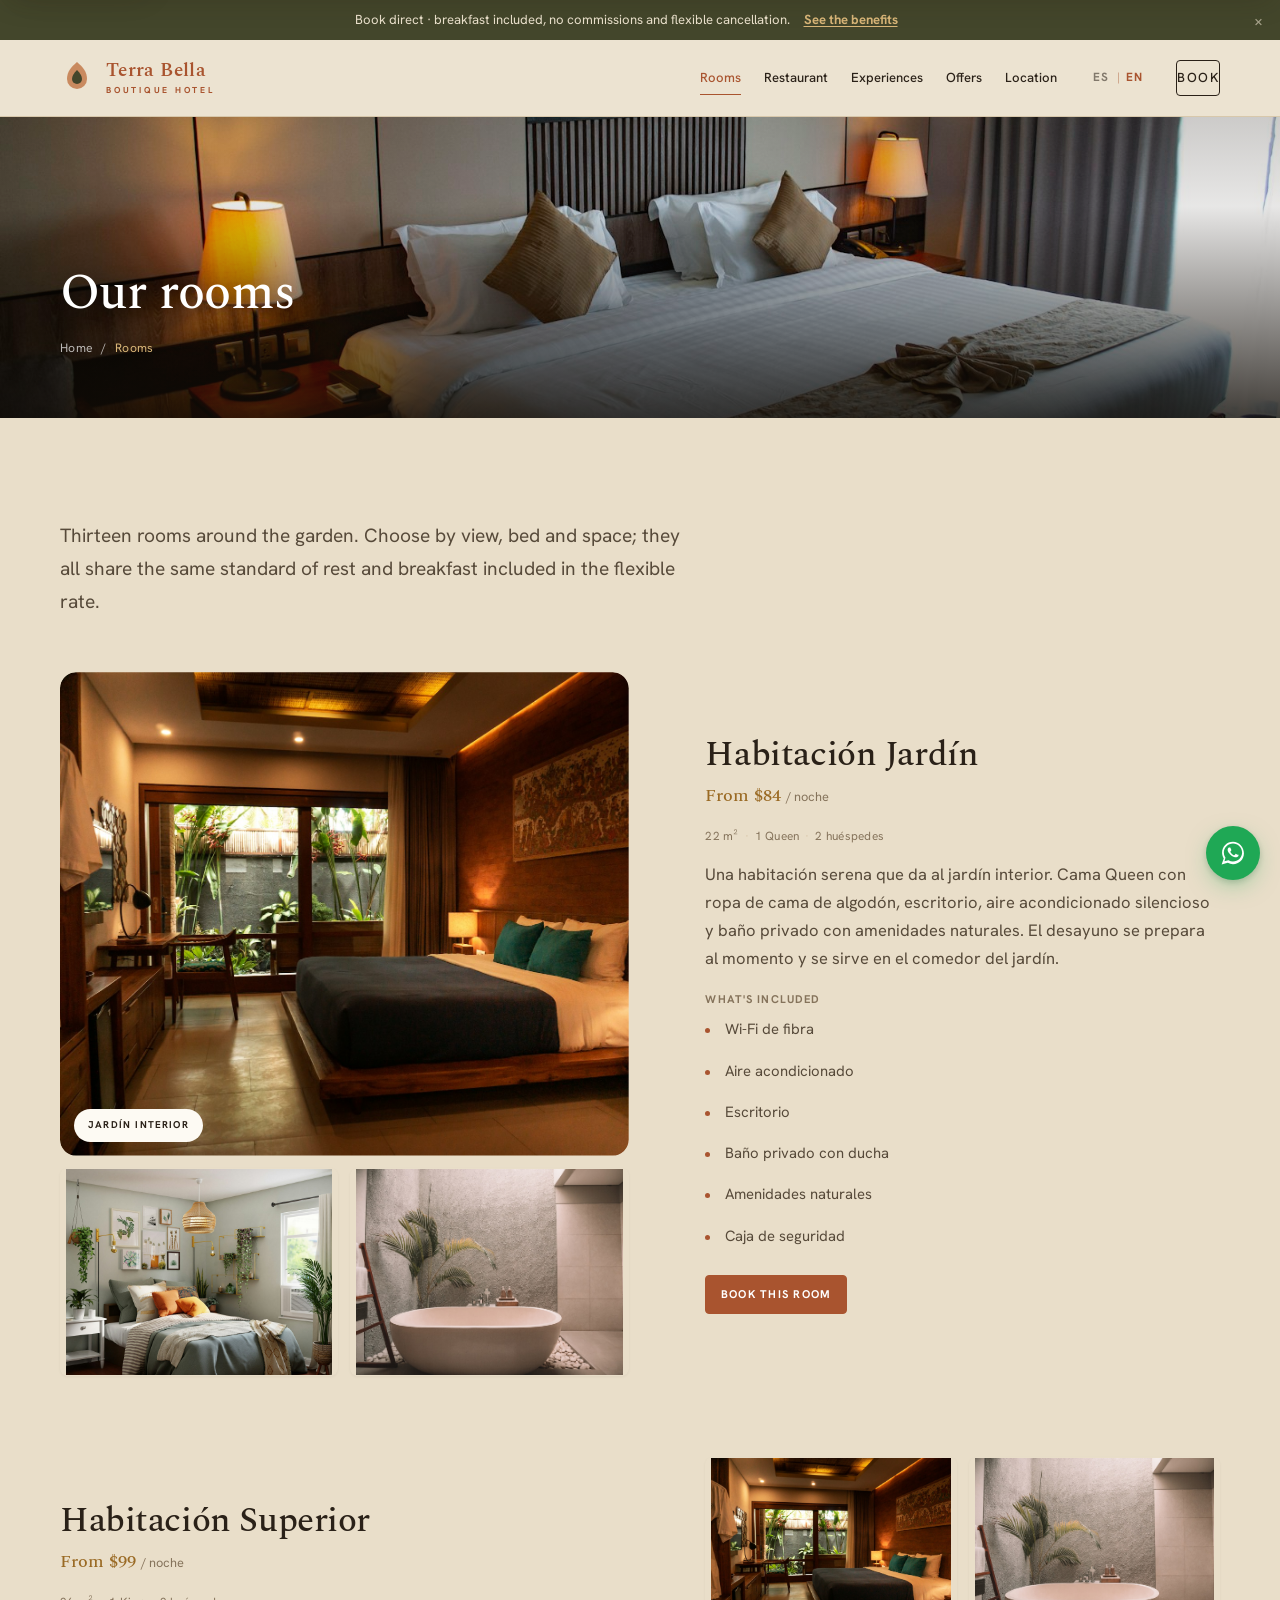
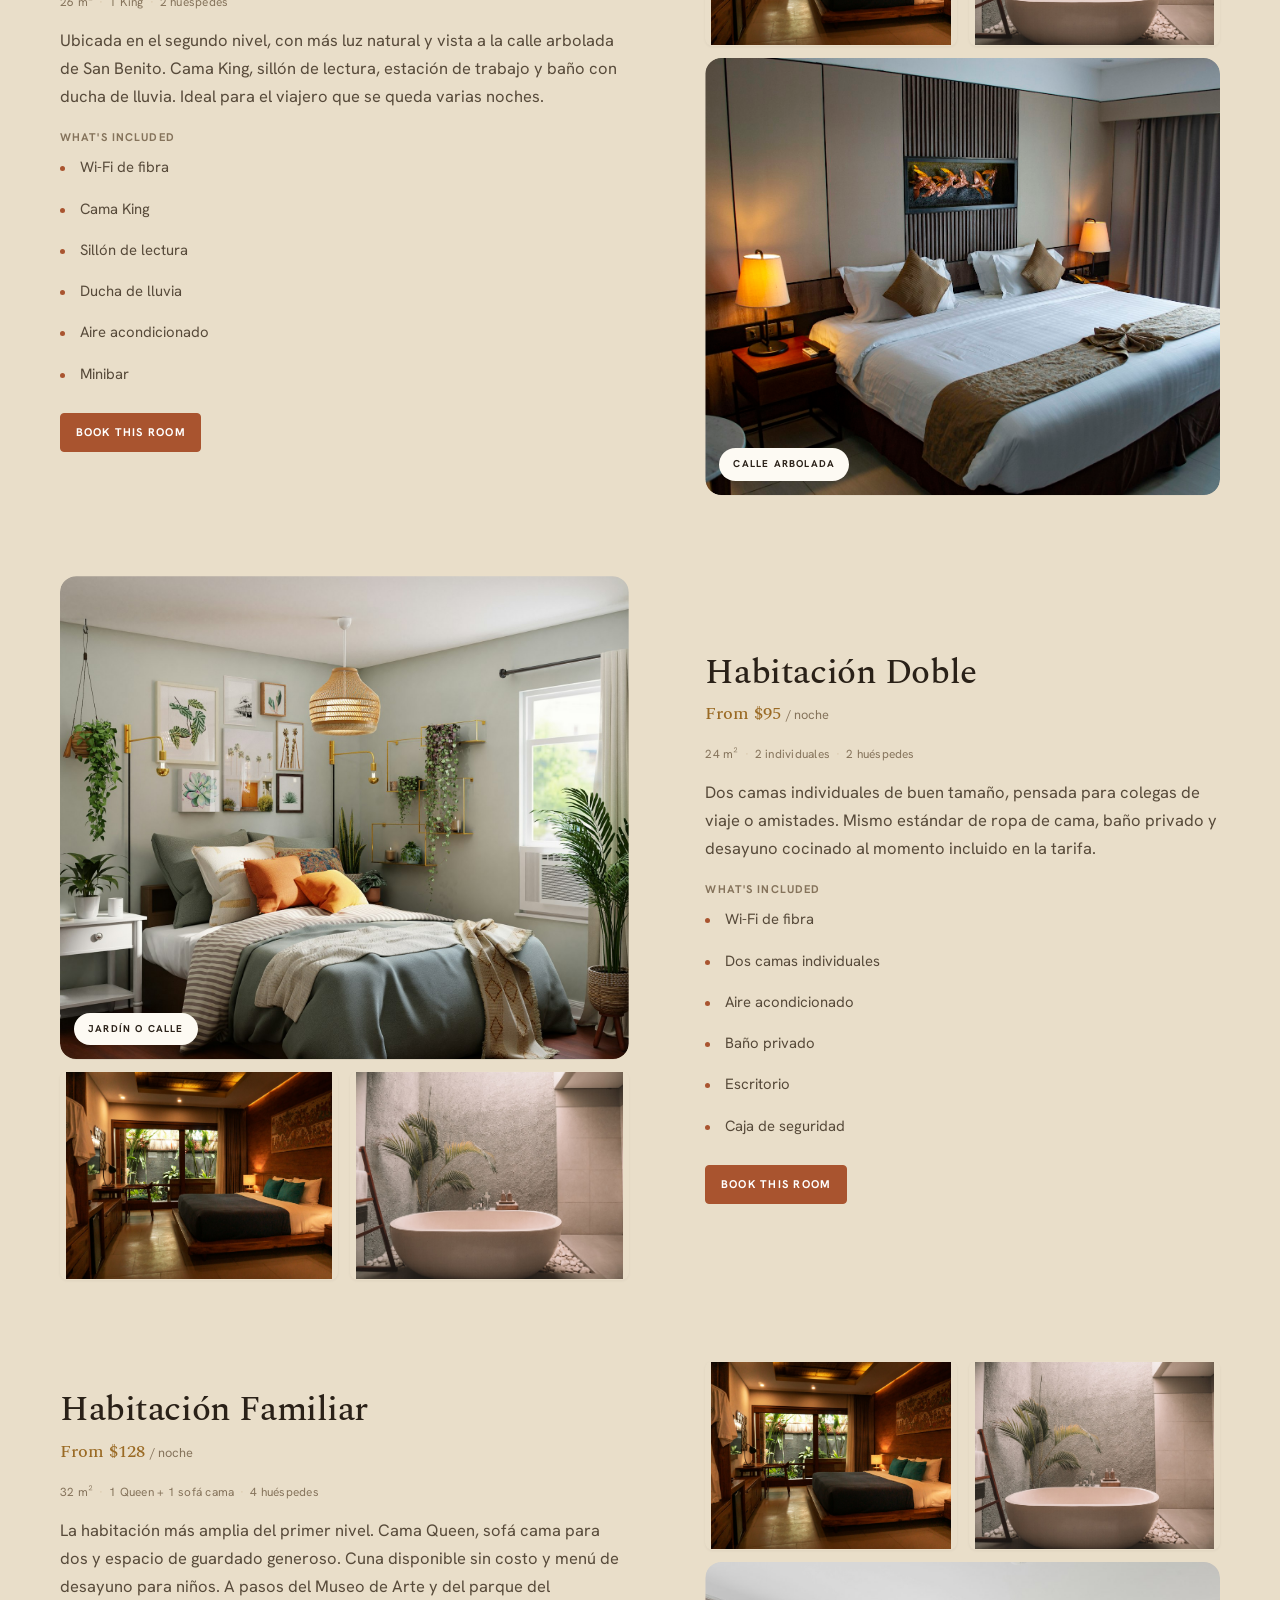
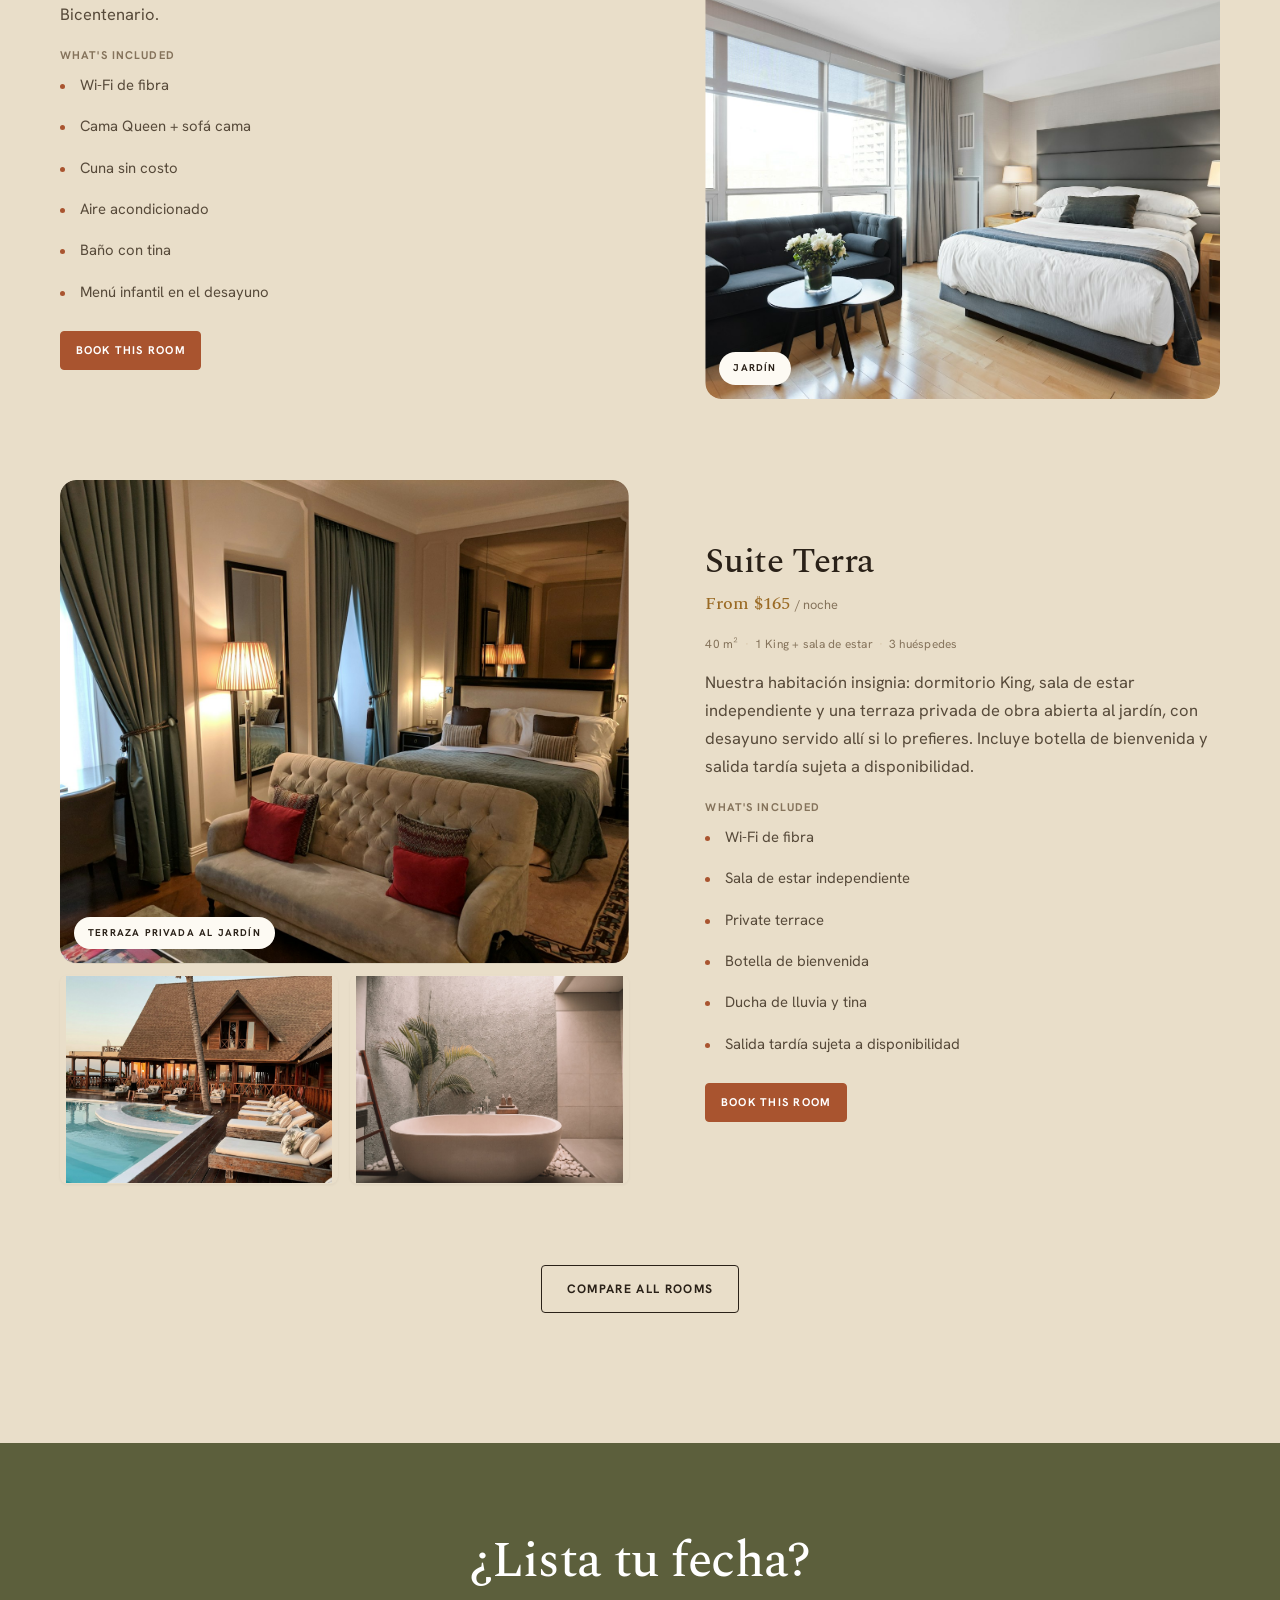
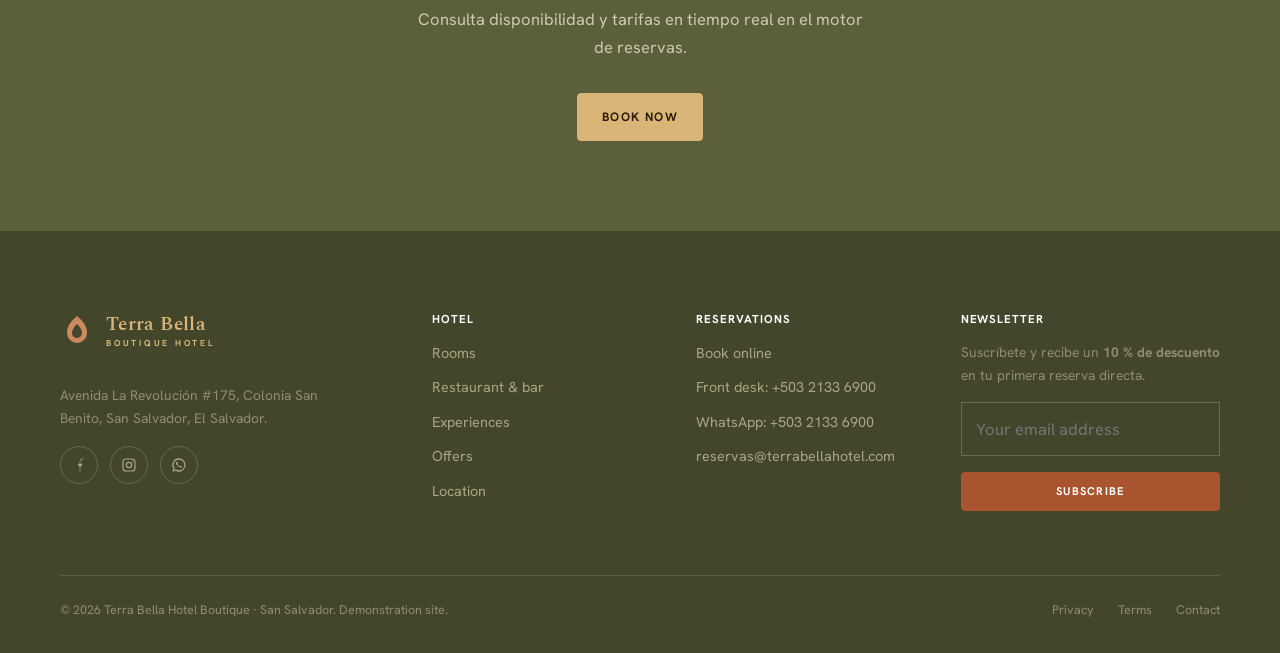
<file: habitaciones.html>
<!DOCTYPE html>
<html lang="es">
<head>
<meta charset="UTF-8">
<meta name="viewport" content="width=device-width, initial-scale=1">
<title>Habitaciones · Terra Bella Hotel Boutique</title>
<meta name="description" content="Trece habitaciones alrededor del jardín de Terra Bella, en Colonia San Benito. Habitación Jardín, Superior, Doble, Familiar y Suite Terra con terraza privada. Desde 84 USD la noche, desayuno incluido.">
<meta name="theme-color" content="#a9542f">
<link rel="canonical" href="https://mauriciostanley.github.io/terra-bella/habitaciones.html">
<meta property="og:type" content="website">
<meta property="og:site_name" content="Terra Bella Hotel Boutique">
<meta property="og:title" content="Habitaciones · Terra Bella Hotel Boutique">
<meta property="og:description" content="Trece habitaciones alrededor del jardín, en Colonia San Benito. Desde 84 USD la noche, desayuno incluido.">
<meta property="og:url" content="https://mauriciostanley.github.io/terra-bella/habitaciones.html">
<meta property="og:image" content="https://mauriciostanley.github.io/terra-bella/assets/img/hotel/room-superior.jpg">
<meta name="twitter:card" content="summary_large_image">
<link rel="icon" href="favicon.svg" type="image/svg+xml">
<link rel="apple-touch-icon" href="assets/img/icons/icon-192.png">
<link rel="manifest" href="manifest.json">
<link rel="preconnect" href="https://fonts.googleapis.com">
<link rel="preconnect" href="https://fonts.gstatic.com" crossorigin>
<link href="https://fonts.googleapis.com/css2?family=Spectral:ital,wght@0,400;0,500;0,600;1,400;1,500&family=Hanken+Grotesk:wght@400;500;600;700&display=swap" rel="stylesheet">
<link rel="stylesheet" href="assets/css/styles.css?v=6">
<noscript><style>.reveal,.reveal-img{opacity:1!important;transform:none!important;clip-path:none!important}</style></noscript>
</head>
<body>
<a class="skip" href="#main">Saltar al contenido</a>

<header class="site-header site-header--inner">
  <div class="wrap">
    <a class="brand" href="index.html" aria-label="Terra Bella Hotel Boutique — inicio">
      <span class="brand__mark" aria-hidden="true"><svg viewBox="0 0 34 40"><path d="M17 4c-6 5-10 10-10 17a10 10 0 0 0 20 0c0-7-4-12-10-17Z" fill="#c98a5f"/><path d="M17 12c-3 3-5 6-5 9a5 5 0 0 0 10 0c0-3-2-6-5-9Z" fill="#43462b"/></svg></span>
      <span class="brand__word"><b>Terra Bella</b><span>Hotel Boutique</span></span>
    </a>
    <button class="burger" aria-label="Abrir menú" aria-expanded="false" aria-controls="nav"><span></span><span></span><span></span></button>
    <nav class="nav" id="nav">
      <a href="habitaciones.html" aria-current="page">Habitaciones</a>
      <a href="restaurante.html">Restaurante</a>
      <a href="experiencias.html">Experiencias</a>
      <a href="ofertas.html">Ofertas</a>
      <a href="ubicacion.html">Ubicación</a>
      <a class="btn btn--ghost-light nav__cta" href="reservar.html">Reservar</a>
    </nav>
  </div>
</header>

<main id="main">

<section class="pagehero" style="min-height:42vh">
  <div class="pagehero__media"><img src="assets/img/hotel/room-superior.jpg" alt="Habitación de Terra Bella con luz natural y cama vestida en algodón"></div>
  <div class="wrap">
    <h1 class="h-lg">Nuestras habitaciones</h1>
    <div class="crumbs"><a href="index.html">Inicio</a> / <span>Habitaciones</span></div>
  </div>
</section>

<section class="section">
  <div class="wrap">
    <div class="section-head">
      <p class="lede">Trece habitaciones alrededor del jardín. Elige por vista, cama y espacio; todas comparten el mismo estándar de descanso y el desayuno incluido en la tarifa flexible.</p>
    </div>
    <div id="rooms"></div>

    <div class="center" style="margin:8px 0 40px">
      <button class="btn btn--ghost" data-compare-toggle data-show="Comparar todas las habitaciones" data-hide="Ocultar comparación">Comparar todas las habitaciones</button>
    </div>
    <div id="compare-panel" hidden>
      <div class="compare-wrap"><table class="compare" id="compare-table"></table></div>
    </div>
  </div>
</section>

<section class="cta-strip">
  <div class="wrap--narrow">
    <h2 class="h-lg">¿Lista tu fecha?</h2>
    <p>Consulta disponibilidad y tarifas en tiempo real en el motor de reservas.</p>
    <a class="btn btn--primary" href="reservar.html">Reservar ahora</a>
  </div>
</section>

</main>

<footer class="site-footer" data-footer></footer>
<div class="mobile-book"><a class="btn btn--primary" href="reservar.html">Reservar ahora</a></div>

<script src="assets/js/data.js?v=6"></script>
<script>
/* Render de habitaciones y tabla comparativa desde TB_DATA */
(function () {
  var D = window.TB_DATA; if (!D) return;
  var mount = document.getElementById("rooms");
  var arrow = '<svg width="16" height="10" viewBox="0 0 16 10" fill="none"><path d="M1 5h13M10 1l4 4-4 4" stroke="currentColor" stroke-width="1.4"/></svg>';

  mount.innerHTML = D.rooms.map(function (r, i) {
    var rev = i % 2 ? " split--reverse" : "";
    var am = r.amenities.map(function (a) { return "<li>" + a + "</li>"; }).join("");
    var gal = (r.gallery && r.gallery.length ? r.gallery : [r.img]);
    var extra = gal.filter(function (s) { return s !== r.img; });
    var thumbs = extra.map(function (src, gi) {
      return '<button type="button" class="room-thumb" data-lightbox="' + src + '" data-caption="' + r.name + '">' +
        '<img src="' + src + '" alt="' + r.name + ' — foto ' + (gi + 2) + '" loading="lazy"></button>';
    }).join("");
    var thumbsHtml = thumbs ? '<div class="room-thumbs">' + thumbs + '</div>' : '';
    return '' +
    '<div class="split' + rev + ' reveal" id="' + r.id + '" style="margin-bottom:clamp(48px,9vh,96px)">' +
      '<div class="room-media">' +
        '<div class="split__media reveal-img">' +
          '<img src="' + r.img + '" alt="' + r.name + '" data-lightbox="' + r.img + '" data-caption="' + r.name + '" style="cursor:zoom-in">' +
          '<span class="tag">' + r.view + '</span>' +
        '</div>' +
        thumbsHtml +
      '</div>' +
      '<div class="split__body">' +
        '<h2 class="h-md" style="margin-bottom:6px">' + r.name + '</h2>' +
        '<p class="card__price" style="font-size:1.15rem;margin-bottom:14px"><span>Desde</span> $' + r.from + ' <small>/ noche</small></p>' +
        '<div class="card__meta" style="margin-bottom:14px"><span>' + r.size + '</span><span>' + r.bed + '</span><span>' + r.occupancy + '</span></div>' +
        '<p style="color:var(--ink-2)">' + r.desc + '</p>' +
        '<p style="margin:18px 0 8px;font-family:var(--font-body);font-size:.7rem;letter-spacing:.1em;text-transform:uppercase;font-weight:700;color:var(--ink-3)">Lo que incluye</p>' +
        '<ul class="stack" style="gap:8px;color:var(--ink-2);font-size:.93rem">' + am + '</ul>' +
        '<div style="margin-top:26px"><a class="btn btn--primary btn--sm" href="reservar.html?room=' + r.id + '">Reservar esta habitación</a></div>' +
      '</div>' +
    '</div>';
  }).join("");

  var t = document.getElementById("compare-table");
  var rows = [
    ["Desde (USD / noche)", function (r) { return '<span class="from">$' + r.from + "</span>"; }],
    ["Superficie", function (r) { return r.size; }],
    ["Cama", function (r) { return r.bed; }],
    ["Capacidad", function (r) { return r.occupancy; }],
    ["Vista", function (r) { return r.view; }],
    ["Terraza privada", function (r) { return /terraza/i.test(r.desc + r.view) ? '<span class="yes">Sí</span>' : '<span class="no">—</span>'; }]
  ];
  var head = "<thead><tr><th></th>" + D.rooms.map(function (r) { return "<th>" + r.name + "</th>"; }).join("") + "</tr></thead>";
  var body = "<tbody>" + rows.map(function (row) {
    return "<tr><th>" + row[0] + "</th>" + D.rooms.map(function (r) { return "<td>" + row[1](r) + "</td>"; }).join("") + "</tr>";
  }).join("");
  body += "<tr><th></th>" + D.rooms.map(function (r) { return '<td><a class="link-arrow" href="reservar.html?room=' + r.id + '">Ver ' + arrow + "</a></td>"; }).join("") + "</tr></tbody>";
  t.innerHTML = head + body;
})();
</script>
<script src="assets/js/partials.js?v=6"></script>
<script src="assets/js/main.js?v=6"></script>
<script src="assets/js/i18n.js?v=6"></script>
</body>
</html>
</file>
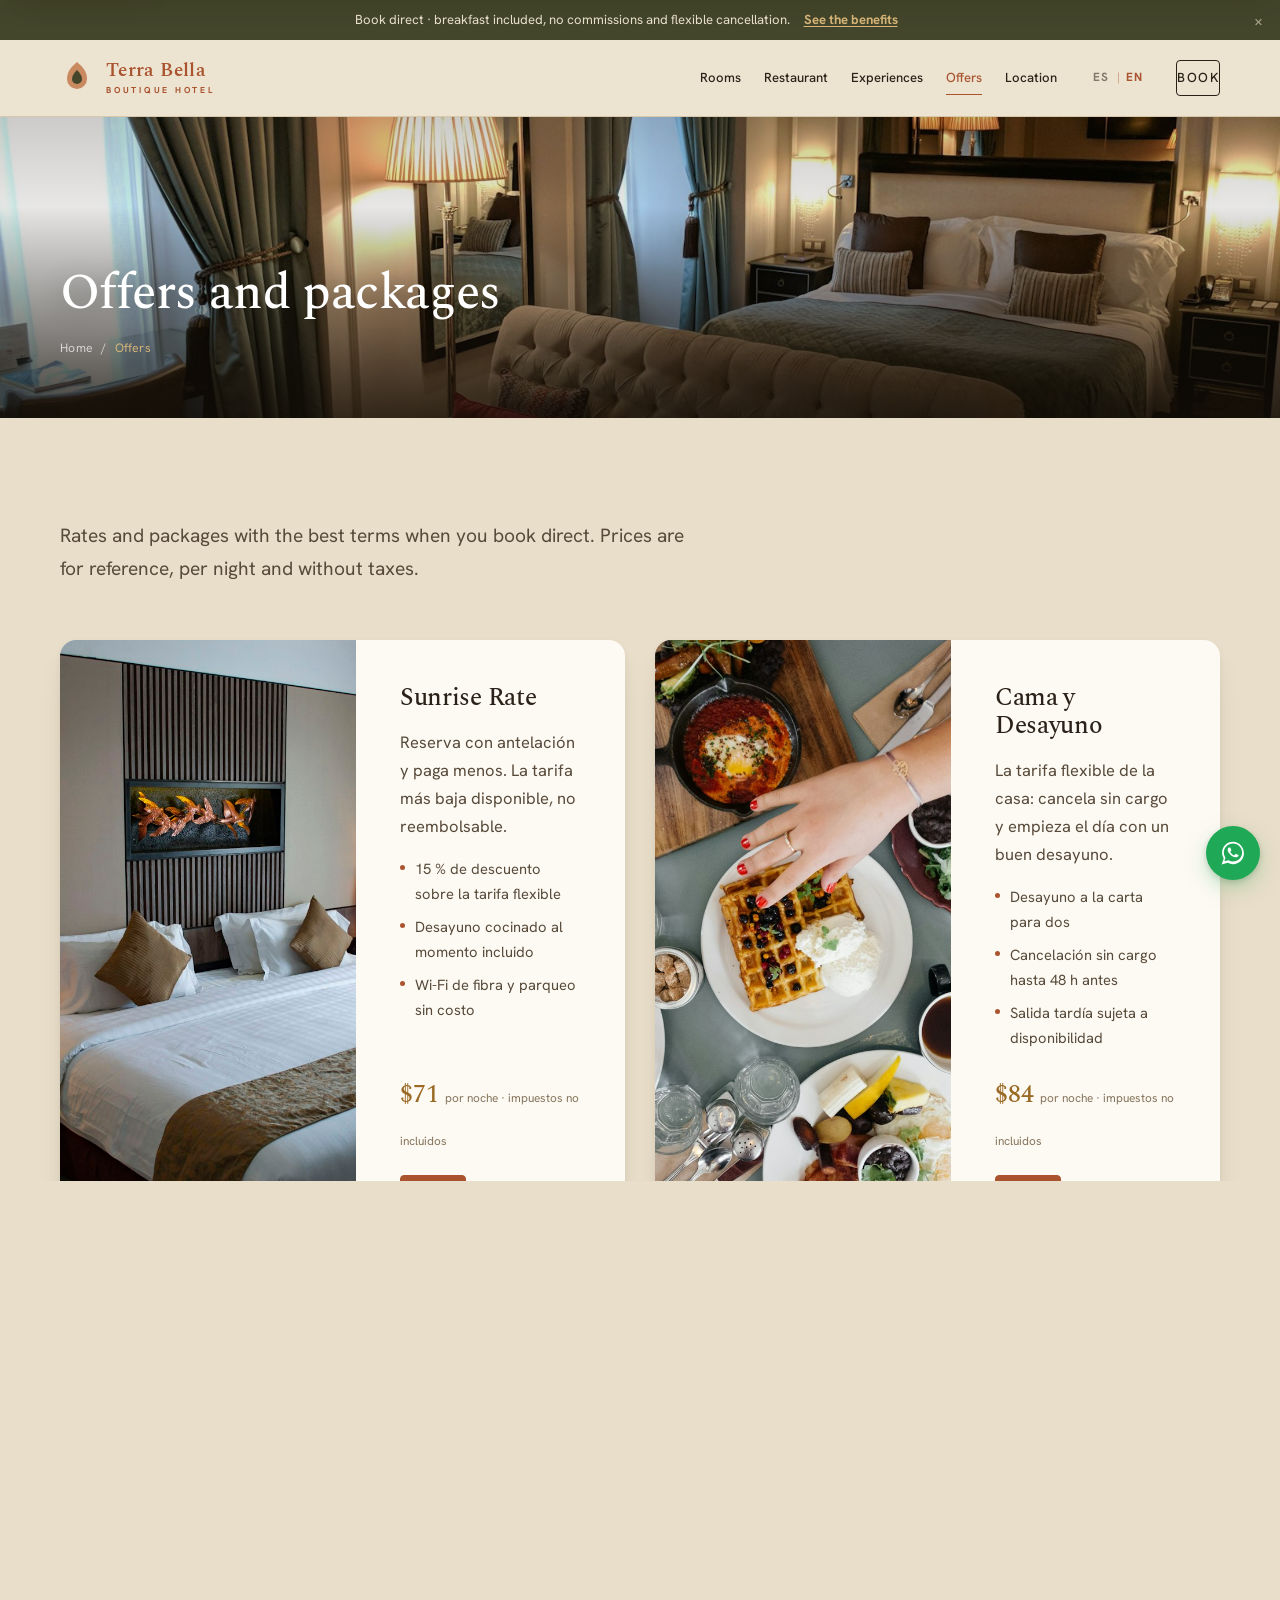
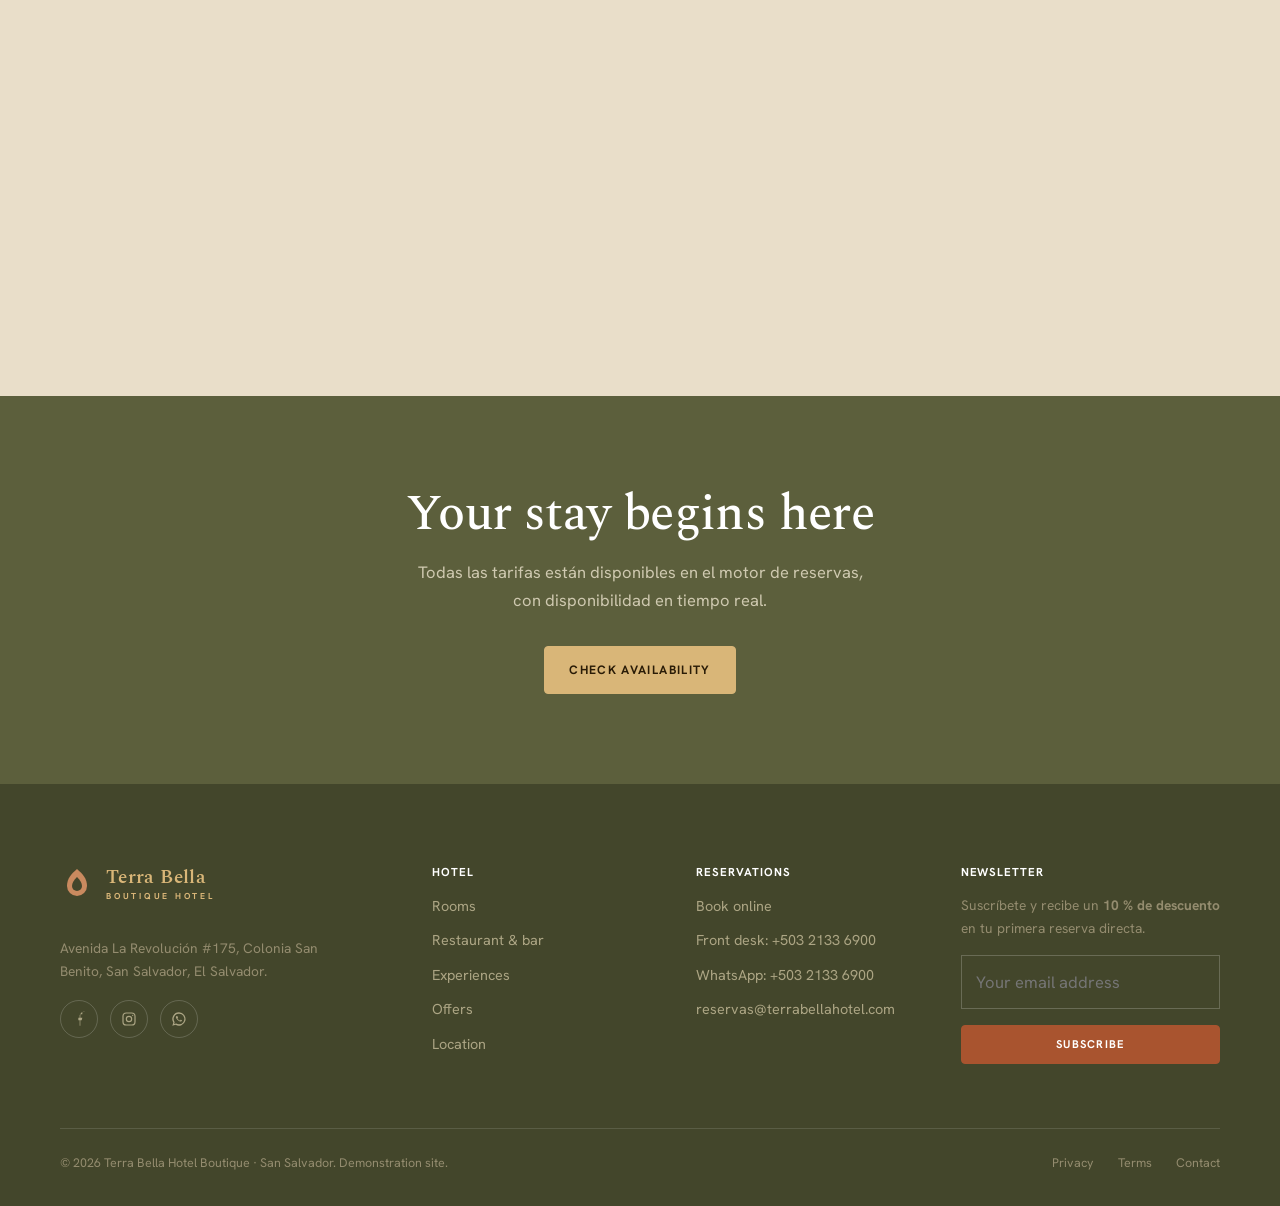
<file: ofertas.html>
<!DOCTYPE html>
<html lang="es">
<head>
<meta charset="UTF-8">
<meta name="viewport" content="width=device-width, initial-scale=1">
<title>Ofertas y paquetes · Terra Bella Hotel Boutique</title>
<meta name="description" content="Tarifa Amanecer, Cama y Desayuno, Escapada Cultural y Larga Estancia en Terra Bella Hotel Boutique. La mejor condición al reservar directo, desde 68 USD la noche.">
<meta name="theme-color" content="#a9542f">
<link rel="canonical" href="https://mauriciostanley.github.io/terra-bella/ofertas.html">
<meta property="og:type" content="website">
<meta property="og:site_name" content="Terra Bella Hotel Boutique">
<meta property="og:title" content="Ofertas y paquetes · Terra Bella Hotel Boutique">
<meta property="og:description" content="Tarifas y paquetes con la mejor condición al reservar directo, desde 68 USD la noche.">
<meta property="og:url" content="https://mauriciostanley.github.io/terra-bella/ofertas.html">
<meta property="og:image" content="https://mauriciostanley.github.io/terra-bella/assets/img/hotel/suite-terra.jpg">
<meta name="twitter:card" content="summary_large_image">
<link rel="icon" href="favicon.svg" type="image/svg+xml">
<link rel="apple-touch-icon" href="assets/img/icons/icon-192.png">
<link rel="manifest" href="manifest.json">
<link rel="preconnect" href="https://fonts.googleapis.com">
<link rel="preconnect" href="https://fonts.gstatic.com" crossorigin>
<link href="https://fonts.googleapis.com/css2?family=Spectral:ital,wght@0,400;0,500;0,600;1,400;1,500&family=Hanken+Grotesk:wght@400;500;600;700&display=swap" rel="stylesheet">
<link rel="stylesheet" href="assets/css/styles.css?v=6">
<noscript><style>.reveal,.reveal-img{opacity:1!important;transform:none!important;clip-path:none!important}</style></noscript>
</head>
<body>
<a class="skip" href="#main">Saltar al contenido</a>

<header class="site-header site-header--inner">
  <div class="wrap">
    <a class="brand" href="index.html" aria-label="Terra Bella Hotel Boutique — inicio">
      <span class="brand__mark" aria-hidden="true"><svg viewBox="0 0 34 40"><path d="M17 4c-6 5-10 10-10 17a10 10 0 0 0 20 0c0-7-4-12-10-17Z" fill="#c98a5f"/><path d="M17 12c-3 3-5 6-5 9a5 5 0 0 0 10 0c0-3-2-6-5-9Z" fill="#43462b"/></svg></span>
      <span class="brand__word"><b>Terra Bella</b><span>Hotel Boutique</span></span>
    </a>
    <button class="burger" aria-label="Abrir menú" aria-expanded="false" aria-controls="nav"><span></span><span></span><span></span></button>
    <nav class="nav" id="nav">
      <a href="habitaciones.html">Habitaciones</a>
      <a href="restaurante.html">Restaurante</a>
      <a href="experiencias.html">Experiencias</a>
      <a href="ofertas.html" aria-current="page">Ofertas</a>
      <a href="ubicacion.html">Ubicación</a>
      <a class="btn btn--ghost-light nav__cta" href="reservar.html">Reservar</a>
    </nav>
  </div>
</header>

<main id="main">

<section class="pagehero" style="min-height:42vh">
  <div class="pagehero__media"><img src="assets/img/hotel/suite-terra.jpg" alt="Suite Terra de Terra Bella con terraza privada abierta al jardín"></div>
  <div class="wrap">
    <h1 class="h-lg">Ofertas y paquetes</h1>
    <div class="crumbs"><a href="index.html">Inicio</a> / <span>Ofertas</span></div>
  </div>
</section>

<section class="section">
  <div class="wrap">
    <div class="section-head">
      <p class="lede">Tarifas y paquetes con la mejor condición al reservar directo. Los precios son de referencia, por noche y sin impuestos.</p>
    </div>
    <div class="grid grid--2" id="offers"></div>
  </div>
</section>

<section class="cta-strip">
  <div class="wrap--narrow">
    <h2 class="h-lg">Tu estancia empieza aquí</h2>
    <p>Todas las tarifas están disponibles en el motor de reservas, con disponibilidad en tiempo real.</p>
    <a class="btn btn--primary" href="reservar.html">Comprobar disponibilidad</a>
  </div>
</section>

</main>

<footer class="site-footer" data-footer></footer>
<div class="mobile-book"><a class="btn btn--primary" href="reservar.html">Reservar ahora</a></div>

<script src="assets/js/data.js?v=6"></script>
<script>
(function () {
  var D = window.TB_DATA; if (!D) return;
  document.getElementById("offers").innerHTML = D.offers.map(function (o, i) {
    var perks = o.perks.map(function (p) { return "<li>" + p + "</li>"; }).join("");
    return '' +
    '<article class="offer reveal" style="--i:' + i + '">' +
      '<div class="offer__media"><img src="' + o.img + '" alt="' + o.name + '" loading="lazy"></div>' +
      '<div class="offer__body">' +
        '<h3>' + o.name + '</h3>' +
        '<p style="color:var(--ink-2)">' + o.pitch + '</p>' +
        '<ul class="offer__perks">' + perks + '</ul>' +
        '<div class="offer__foot">' +
          '<span class="offer__price">$' + o.from + ' <small>' + o.unit + '</small></span>' +
          '<a class="btn btn--sm btn--primary" href="reservar.html?promo=' + o.id + '">Reservar</a>' +
        '</div>' +
      '</div>' +
    '</article>';
  }).join("");
})();
</script>
<script src="assets/js/partials.js?v=6"></script>
<script src="assets/js/main.js?v=6"></script>
<script src="assets/js/i18n.js?v=6"></script>
</body>
</html>
</file>
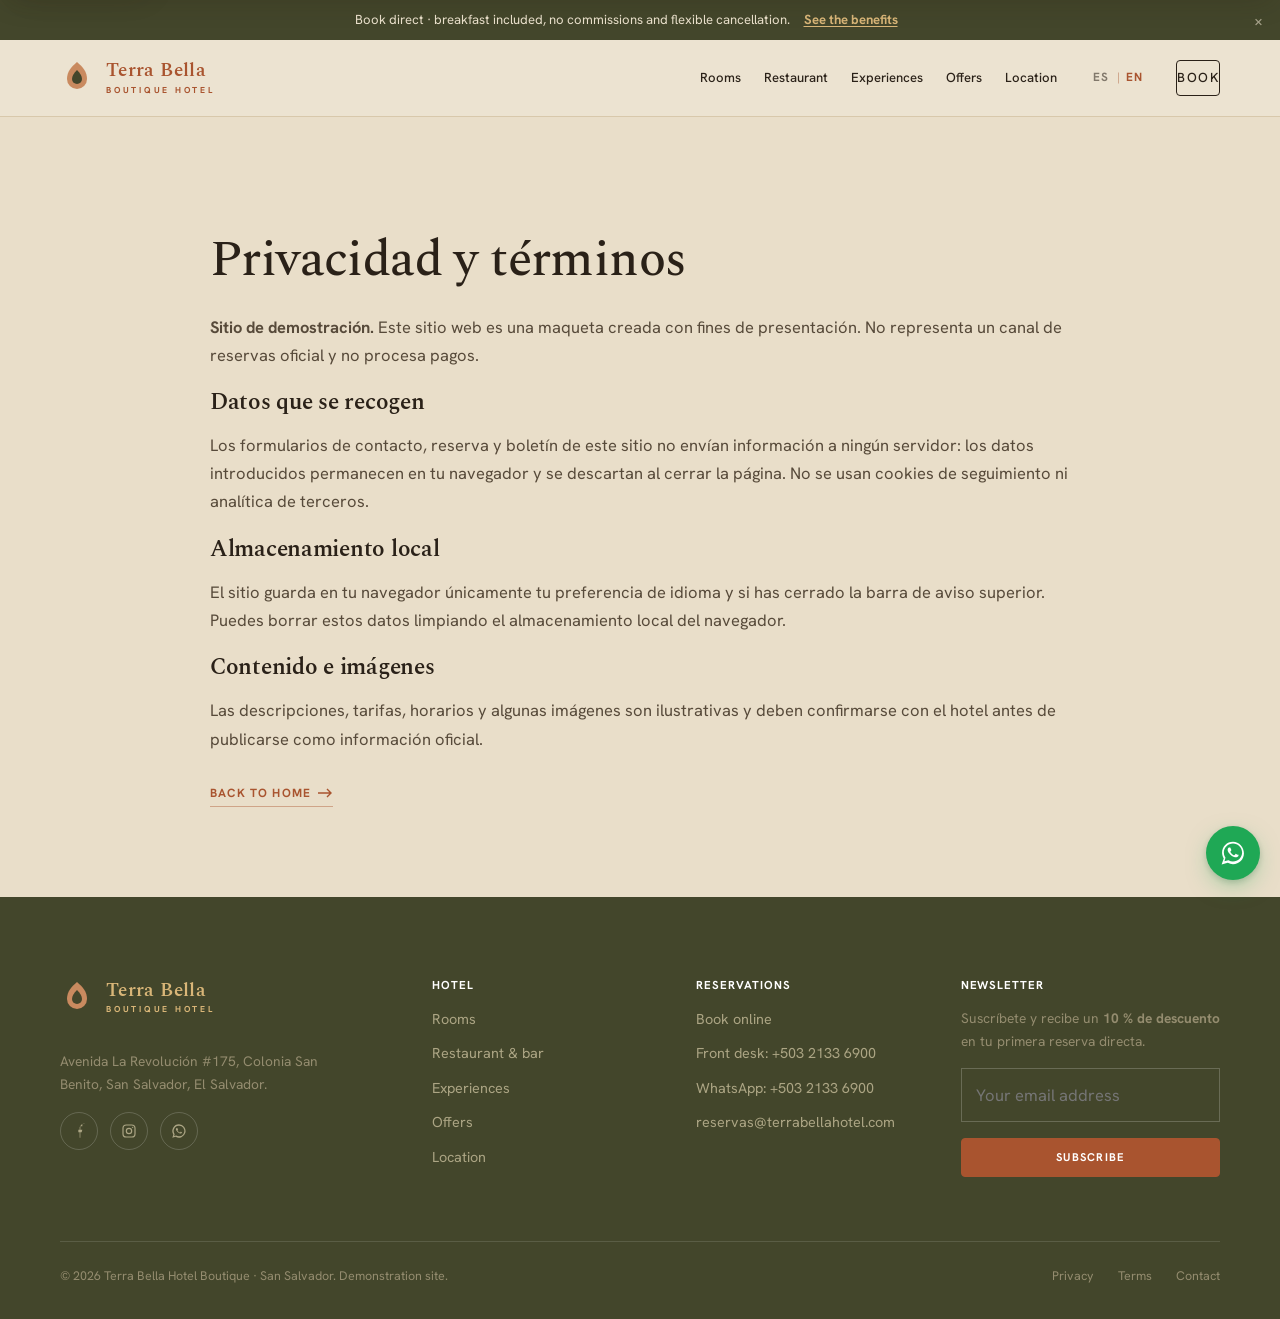
<file: privacidad.html>
<!DOCTYPE html>
<html lang="es">
<head>
<meta charset="UTF-8">
<meta name="viewport" content="width=device-width, initial-scale=1">
<title>Privacidad y términos · Terra Bella Hotel Boutique</title>
<meta name="description" content="Aviso de privacidad y términos de uso del sitio de demostración de Terra Bella Hotel Boutique.">
<meta name="theme-color" content="#a9542f">
<meta name="robots" content="noindex">
<link rel="canonical" href="https://mauriciostanley.github.io/terra-bella/privacidad.html">
<link rel="icon" href="favicon.svg" type="image/svg+xml">
<link rel="apple-touch-icon" href="assets/img/icons/icon-192.png">
<link rel="manifest" href="manifest.json">
<link rel="preconnect" href="https://fonts.googleapis.com">
<link rel="preconnect" href="https://fonts.gstatic.com" crossorigin>
<link href="https://fonts.googleapis.com/css2?family=Spectral:ital,wght@0,400;0,500;0,600;1,400;1,500&family=Hanken+Grotesk:wght@400;500;600;700&display=swap" rel="stylesheet">
<link rel="stylesheet" href="assets/css/styles.css?v=6">
</head>
<body>
<a class="skip" href="#main">Saltar al contenido</a>

<header class="site-header site-header--inner">
  <div class="wrap">
    <a class="brand" href="index.html" aria-label="Terra Bella Hotel Boutique — inicio">
      <span class="brand__mark" aria-hidden="true"><svg viewBox="0 0 34 40"><path d="M17 4c-6 5-10 10-10 17a10 10 0 0 0 20 0c0-7-4-12-10-17Z" fill="#c98a5f"/><path d="M17 12c-3 3-5 6-5 9a5 5 0 0 0 10 0c0-3-2-6-5-9Z" fill="#43462b"/></svg></span>
      <span class="brand__word"><b>Terra Bella</b><span>Hotel Boutique</span></span>
    </a>
    <button class="burger" aria-label="Abrir menú" aria-expanded="false" aria-controls="nav"><span></span><span></span><span></span></button>
    <nav class="nav" id="nav">
      <a href="habitaciones.html">Habitaciones</a>
      <a href="restaurante.html">Restaurante</a>
      <a href="experiencias.html">Experiencias</a>
      <a href="ofertas.html">Ofertas</a>
      <a href="ubicacion.html">Ubicación</a>
      <a class="btn btn--ghost-light nav__cta" href="reservar.html">Reservar</a>
    </nav>
  </div>
</header>

<main id="main" class="section" style="padding-top:calc(var(--header-h) + 40px)">
  <div class="wrap wrap--narrow">
    <h1 class="h-lg" style="margin-bottom:24px">Privacidad y términos</h1>
    <div class="stack" style="color:var(--ink-2)">
      <p><strong>Sitio de demostración.</strong> Este sitio web es una maqueta creada con fines de presentación. No representa un canal de reservas oficial y no procesa pagos.</p>
      <h2 class="h-sm" style="margin-top:20px">Datos que se recogen</h2>
      <p>Los formularios de contacto, reserva y boletín de este sitio no envían información a ningún servidor: los datos introducidos permanecen en tu navegador y se descartan al cerrar la página. No se usan cookies de seguimiento ni analítica de terceros.</p>
      <h2 class="h-sm" style="margin-top:20px">Almacenamiento local</h2>
      <p>El sitio guarda en tu navegador únicamente tu preferencia de idioma y si has cerrado la barra de aviso superior. Puedes borrar estos datos limpiando el almacenamiento local del navegador.</p>
      <h2 class="h-sm" style="margin-top:20px">Contenido e imágenes</h2>
      <p>Las descripciones, tarifas, horarios y algunas imágenes son ilustrativas y deben confirmarse con el hotel antes de publicarse como información oficial.</p>
      <p style="margin-top:24px"><a class="link-arrow" href="index.html">Volver al inicio <svg width="16" height="10" viewBox="0 0 16 10" fill="none"><path d="M1 5h13M10 1l4 4-4 4" stroke="currentColor" stroke-width="1.4"/></svg></a></p>
    </div>
  </div>
</main>

<footer class="site-footer" data-footer></footer>

<script src="assets/js/data.js?v=6"></script>
<script src="assets/js/partials.js?v=6"></script>
<script src="assets/js/main.js?v=6"></script>
<script src="assets/js/i18n.js?v=6"></script>
</body>
</html>
</file>
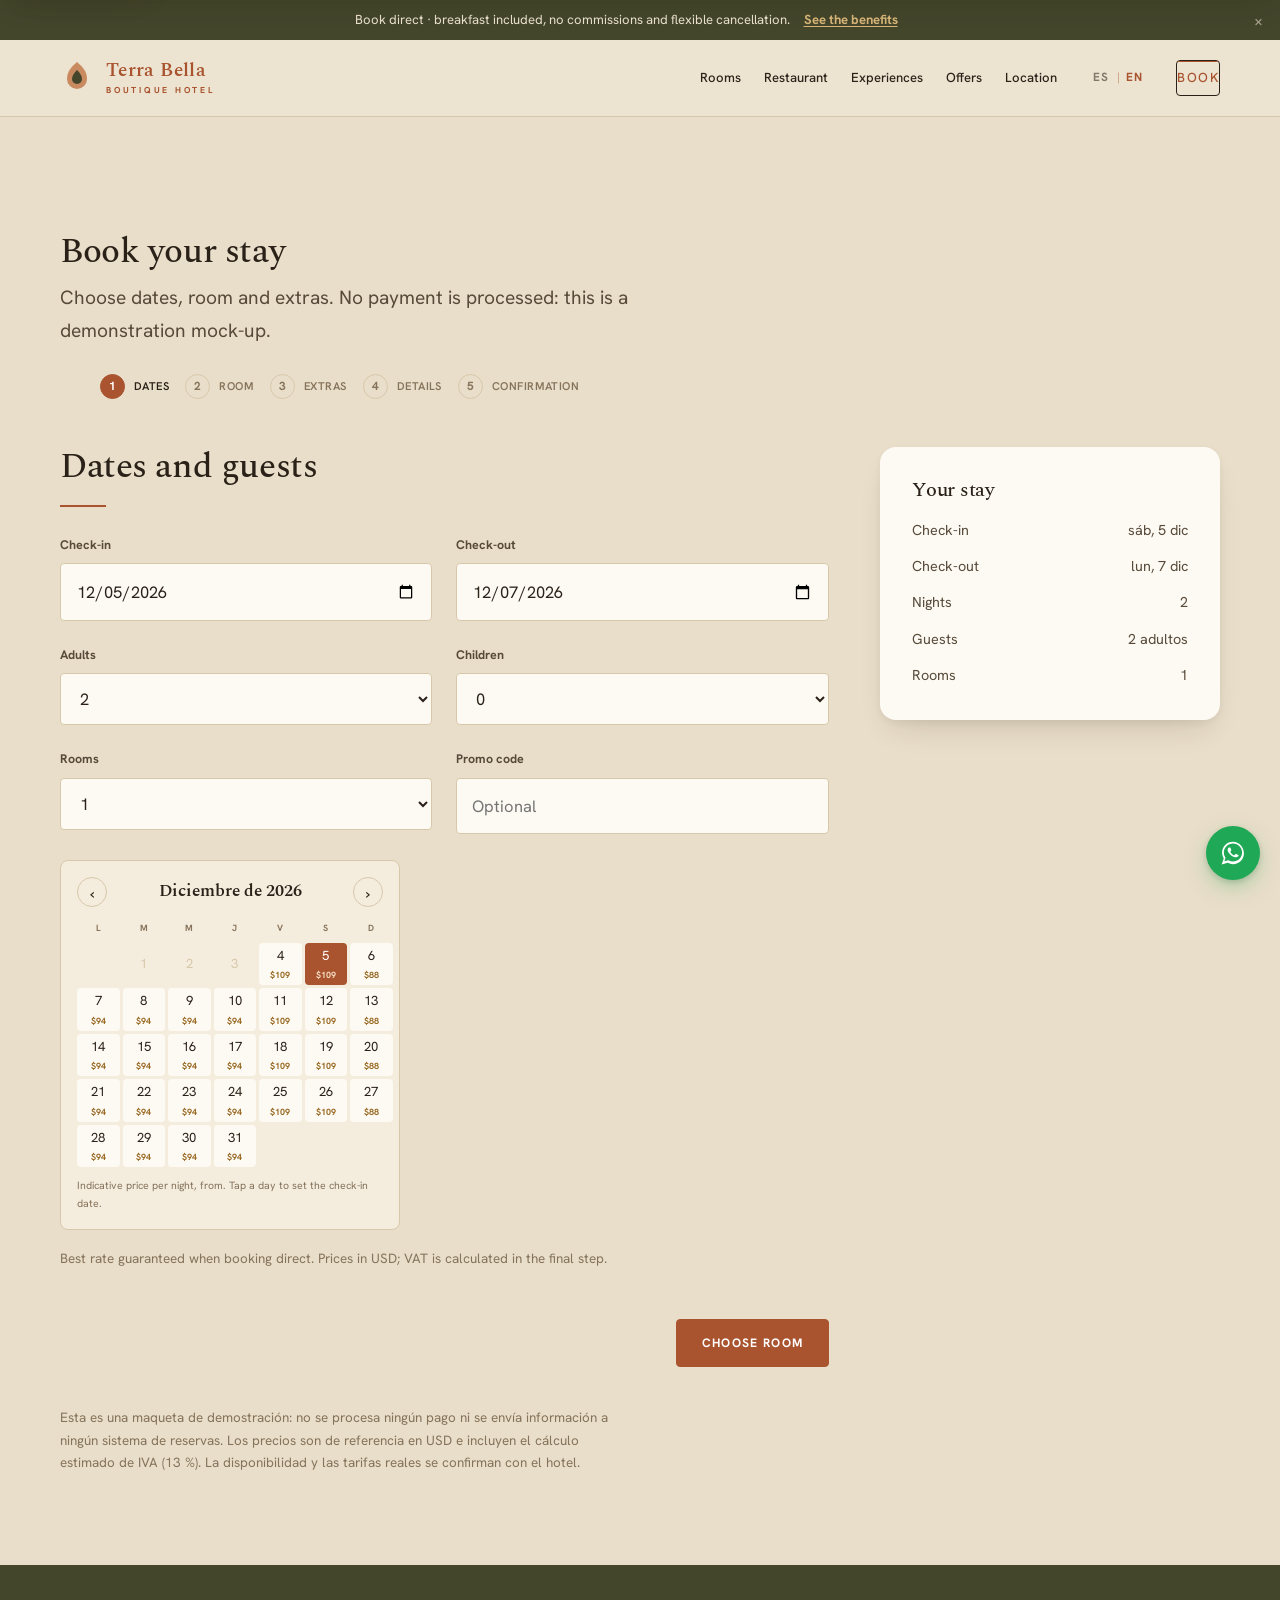
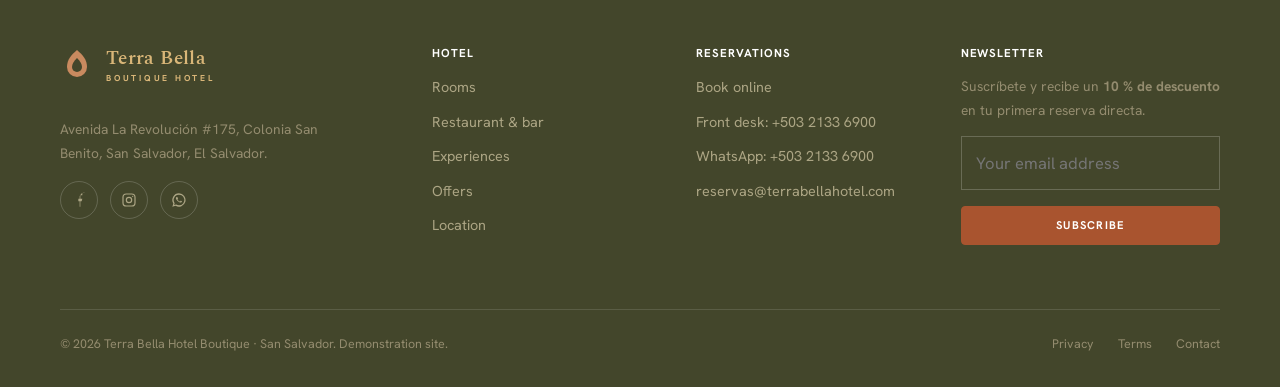
<file: reservar.html>
<!DOCTYPE html>
<html lang="es">
<head>
<meta charset="UTF-8">
<meta name="viewport" content="width=device-width, initial-scale=1">
<title>Reservar · Terra Bella Hotel Boutique</title>
<meta name="description" content="Reserva tu estancia en Terra Bella Hotel Boutique. Elige fechas, habitación y extras. Mejor tarifa garantizada y pago en el hotel.">
<meta name="theme-color" content="#a9542f">
<meta name="robots" content="noindex">
<link rel="canonical" href="https://mauriciostanley.github.io/terra-bella/reservar.html">
<link rel="icon" href="favicon.svg" type="image/svg+xml">
<link rel="apple-touch-icon" href="assets/img/icons/icon-192.png">
<link rel="manifest" href="manifest.json">
<link rel="preconnect" href="https://fonts.googleapis.com">
<link rel="preconnect" href="https://fonts.gstatic.com" crossorigin>
<link href="https://fonts.googleapis.com/css2?family=Spectral:ital,wght@0,400;0,500;0,600;1,400;1,500&family=Hanken+Grotesk:wght@400;500;600;700&display=swap" rel="stylesheet">
<link rel="stylesheet" href="assets/css/styles.css?v=6">
<noscript><style>.reveal,.reveal-img{opacity:1!important;transform:none!important;clip-path:none!important}</style></noscript>
</head>
<body>
<a class="skip" href="#main">Saltar al contenido</a>

<header class="site-header site-header--inner">
  <div class="wrap">
    <a class="brand" href="index.html" aria-label="Terra Bella Hotel Boutique — inicio">
      <span class="brand__mark" aria-hidden="true"><svg viewBox="0 0 34 40"><path d="M17 4c-6 5-10 10-10 17a10 10 0 0 0 20 0c0-7-4-12-10-17Z" fill="#c98a5f"/><path d="M17 12c-3 3-5 6-5 9a5 5 0 0 0 10 0c0-3-2-6-5-9Z" fill="#43462b"/></svg></span>
      <span class="brand__word"><b>Terra Bella</b><span>Hotel Boutique</span></span>
    </a>
    <button class="burger" aria-label="Abrir menú" aria-expanded="false" aria-controls="nav"><span></span><span></span><span></span></button>
    <nav class="nav" id="nav">
      <a href="habitaciones.html">Habitaciones</a>
      <a href="restaurante.html">Restaurante</a>
      <a href="experiencias.html">Experiencias</a>
      <a href="ofertas.html">Ofertas</a>
      <a href="ubicacion.html">Ubicación</a>
      <a class="btn btn--ghost-light nav__cta" href="reservar.html" aria-current="page">Reservar</a>
    </nav>
  </div>
</header>

<main id="main" class="section" style="padding-top:calc(var(--header-h) + 40px)">
  <div class="wrap">
    <div class="section-head" style="margin-bottom:26px">
      <h1 class="h-md">Reserva tu estancia</h1>
      <p class="lede" style="margin-top:10px">Elige fechas, habitación y extras. No se procesa ningún pago: es una maqueta de demostración.</p>
    </div>

    <div id="wizard">
      <div id="wizard-steps"></div>
      <div class="wizard">
        <div id="wizard-panels"></div>
        <div id="wizard-summary"></div>
      </div>
    </div>

    <p class="form-note" style="margin-top:40px;max-width:70ch">
      Esta es una maqueta de demostración: no se procesa ningún pago ni se envía información a ningún sistema de reservas. Los precios son de referencia en USD e incluyen el cálculo estimado de IVA (13 %). La disponibilidad y las tarifas reales se confirman con el hotel.
    </p>
  </div>
</main>

<footer class="site-footer" data-footer></footer>

<script src="assets/js/data.js?v=6"></script>
<script src="assets/js/partials.js?v=6"></script>
<script src="assets/js/main.js?v=6"></script>
<script src="assets/js/booking.js?v=6"></script>
<script src="assets/js/i18n.js?v=6"></script>
</body>
</html>
</file>
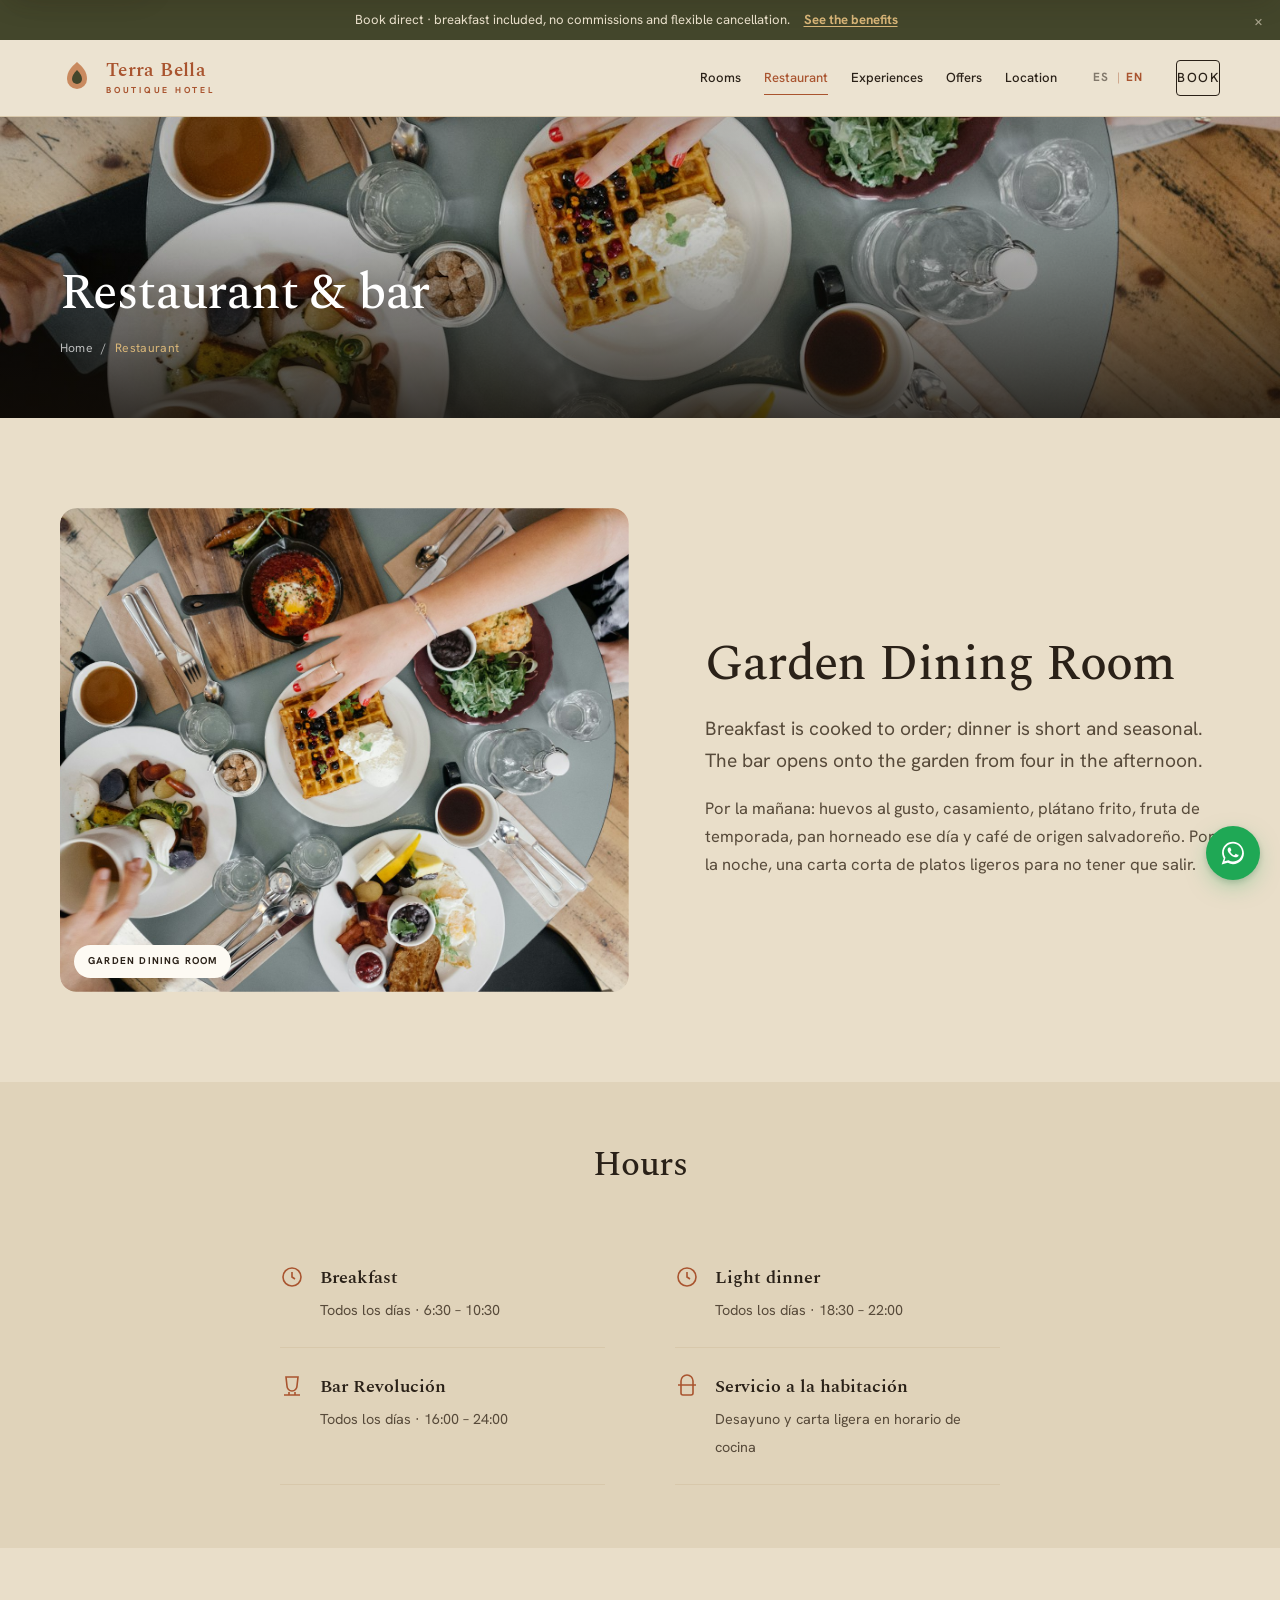
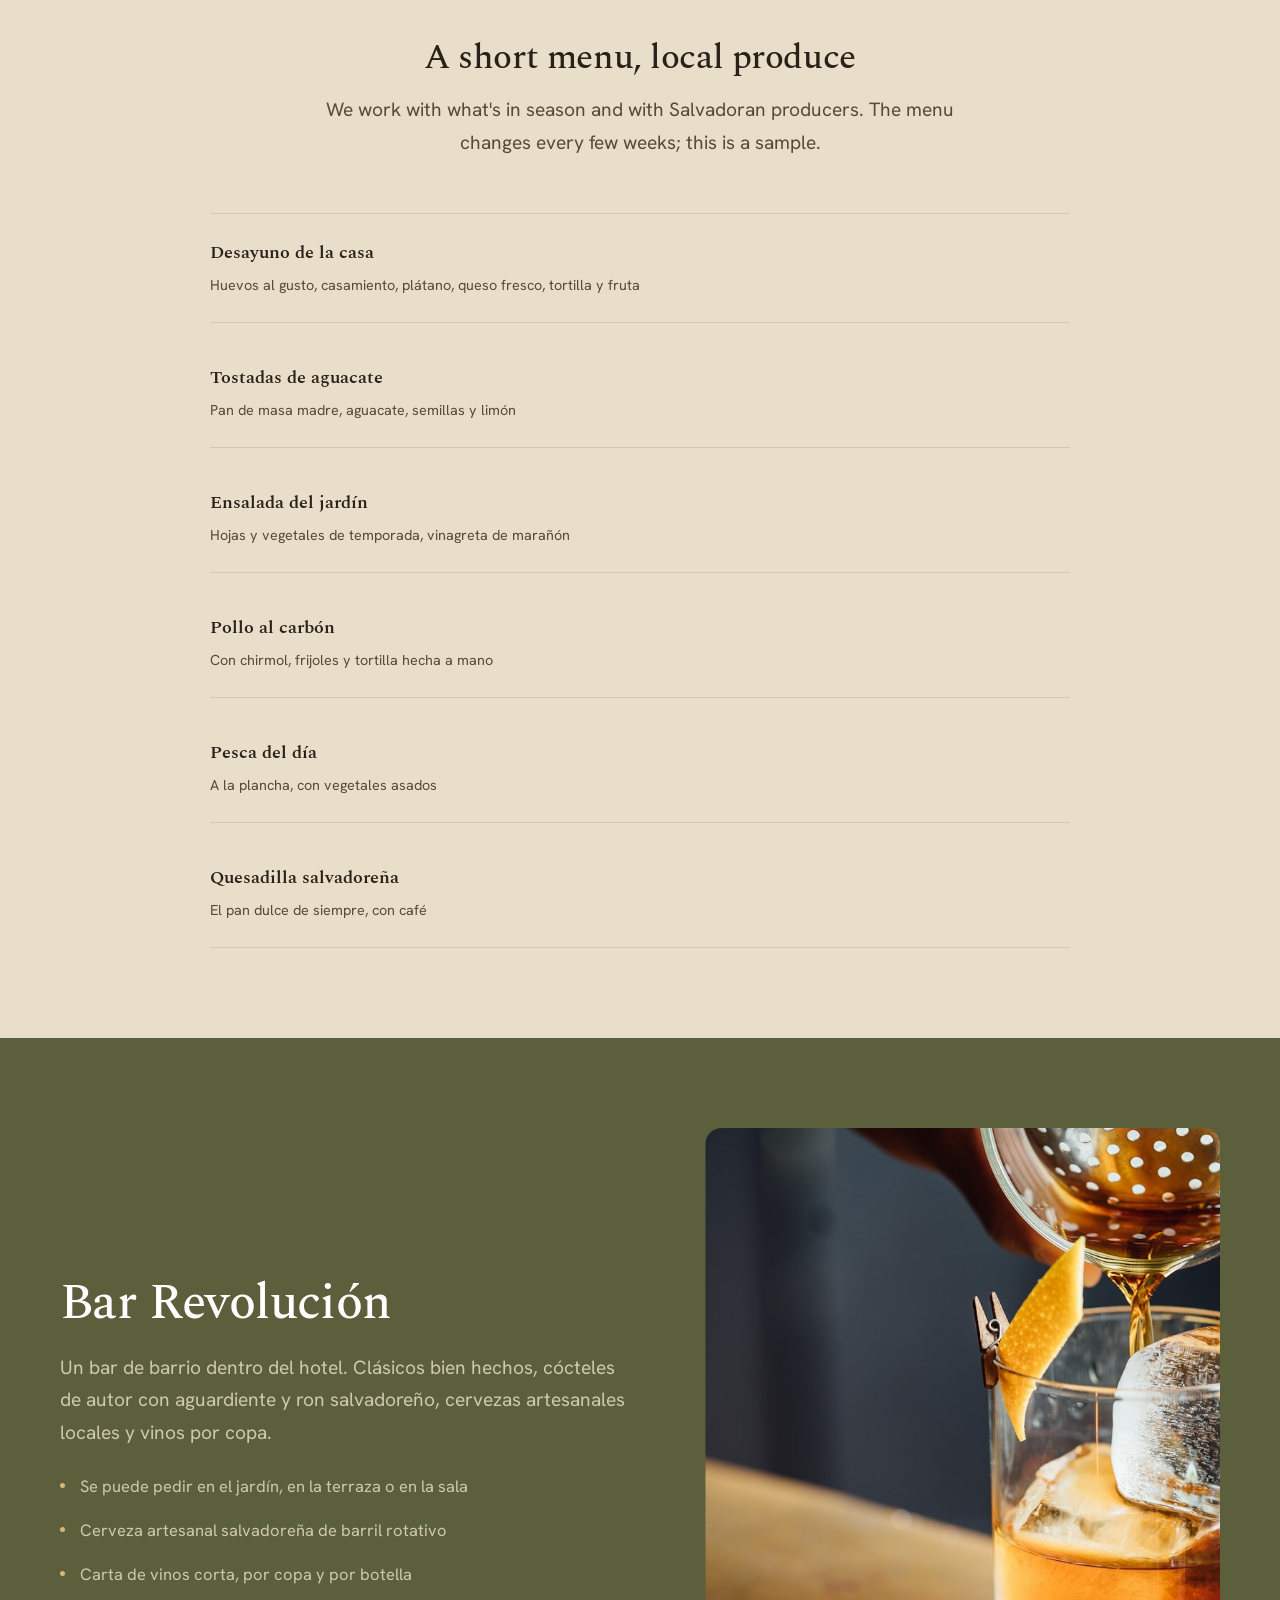
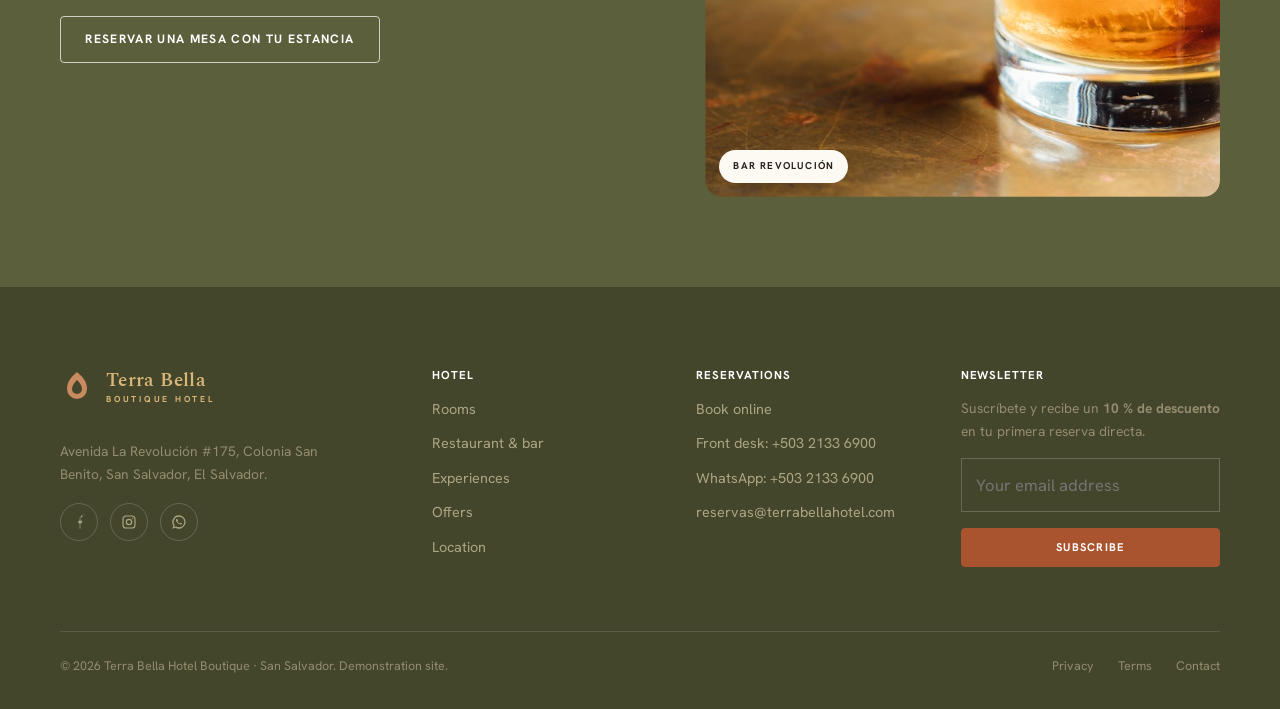
<file: restaurante.html>
<!DOCTYPE html>
<html lang="es">
<head>
<meta charset="UTF-8">
<meta name="viewport" content="width=device-width, initial-scale=1">
<title>Restaurante y bar · Terra Bella Hotel Boutique</title>
<meta name="description" content="El Comedor del Jardín de Terra Bella: desayuno cocinado al momento con café de origen salvadoreño y una cena ligera de temporada. Bar Revolución con coctelería de autor, abierto al jardín.">
<meta name="theme-color" content="#a9542f">
<link rel="canonical" href="https://mauriciostanley.github.io/terra-bella/restaurante.html">
<meta property="og:type" content="website">
<meta property="og:site_name" content="Terra Bella Hotel Boutique">
<meta property="og:title" content="Restaurante y bar · Terra Bella Hotel Boutique">
<meta property="og:description" content="Comedor del Jardín con desayuno cocinado al momento y Bar Revolución, abierto al jardín.">
<meta property="og:url" content="https://mauriciostanley.github.io/terra-bella/restaurante.html">
<meta property="og:image" content="https://mauriciostanley.github.io/terra-bella/assets/img/hotel/breakfast.jpg">
<meta name="twitter:card" content="summary_large_image">
<link rel="icon" href="favicon.svg" type="image/svg+xml">
<link rel="apple-touch-icon" href="assets/img/icons/icon-192.png">
<link rel="manifest" href="manifest.json">
<link rel="preconnect" href="https://fonts.googleapis.com">
<link rel="preconnect" href="https://fonts.gstatic.com" crossorigin>
<link href="https://fonts.googleapis.com/css2?family=Spectral:ital,wght@0,400;0,500;0,600;1,400;1,500&family=Hanken+Grotesk:wght@400;500;600;700&display=swap" rel="stylesheet">
<link rel="stylesheet" href="assets/css/styles.css?v=6">
<noscript><style>.reveal,.reveal-img{opacity:1!important;transform:none!important;clip-path:none!important}</style></noscript>
</head>
<body>
<a class="skip" href="#main">Saltar al contenido</a>

<header class="site-header site-header--inner">
  <div class="wrap">
    <a class="brand" href="index.html" aria-label="Terra Bella Hotel Boutique — inicio">
      <span class="brand__mark" aria-hidden="true"><svg viewBox="0 0 34 40"><path d="M17 4c-6 5-10 10-10 17a10 10 0 0 0 20 0c0-7-4-12-10-17Z" fill="#c98a5f"/><path d="M17 12c-3 3-5 6-5 9a5 5 0 0 0 10 0c0-3-2-6-5-9Z" fill="#43462b"/></svg></span>
      <span class="brand__word"><b>Terra Bella</b><span>Hotel Boutique</span></span>
    </a>
    <button class="burger" aria-label="Abrir menú" aria-expanded="false" aria-controls="nav"><span></span><span></span><span></span></button>
    <nav class="nav" id="nav">
      <a href="habitaciones.html">Habitaciones</a>
      <a href="restaurante.html" aria-current="page">Restaurante</a>
      <a href="experiencias.html">Experiencias</a>
      <a href="ofertas.html">Ofertas</a>
      <a href="ubicacion.html">Ubicación</a>
      <a class="btn btn--ghost-light nav__cta" href="reservar.html">Reservar</a>
    </nav>
  </div>
</header>

<main id="main">

<section class="pagehero" style="min-height:42vh">
  <div class="pagehero__media"><img src="assets/img/hotel/breakfast.jpg" alt="Mesa de desayuno de Terra Bella con fruta, pan y café"></div>
  <div class="wrap">
    <h1 class="h-lg">Restaurante y bar</h1>
    <div class="crumbs"><a href="index.html">Inicio</a> / <span>Restaurante</span></div>
  </div>
</section>

<section class="section">
  <div class="wrap split">
    <div class="split__media reveal-img">
      <img src="assets/img/hotel/breakfast.jpg" alt="Desayuno servido en el comedor del jardín">
      <span class="tag">Comedor del Jardín</span>
    </div>
    <div class="split__body reveal">
      <h2 class="h-lg" style="margin:14px 0 20px">Comedor del Jardín</h2>
      <p class="lede">El desayuno se cocina al momento; la cena es corta y de temporada. El bar abre al jardín desde las cuatro de la tarde.</p>
      <p style="margin-top:16px;color:var(--ink-2)">Por la mañana: huevos al gusto, casamiento, plátano frito, fruta de temporada, pan horneado ese día y café de origen salvadoreño. Por la noche, una carta corta de platos ligeros para no tener que salir.</p>
    </div>
  </div>
</section>

<section class="section section--sand section--tight">
  <div class="wrap">
    <div class="section-head center"><h2 class="h-md">Horarios</h2></div>
    <div class="amenities" style="max-width:720px;margin-inline:auto">
      <div class="amenity"><svg viewBox="0 0 24 24" fill="none" stroke="currentColor" stroke-width="1.6"><circle cx="12" cy="12" r="9"/><path d="M12 7v5l3 2"/></svg><div><b>Desayuno</b><span>Todos los días · 6:30 – 10:30</span></div></div>
      <div class="amenity"><svg viewBox="0 0 24 24" fill="none" stroke="currentColor" stroke-width="1.6"><circle cx="12" cy="12" r="9"/><path d="M12 7v5l3 2"/></svg><div><b>Cena ligera</b><span>Todos los días · 18:30 – 22:00</span></div></div>
      <div class="amenity"><svg viewBox="0 0 24 24" fill="none" stroke="currentColor" stroke-width="1.6"><path d="M6 3h12l-1 9a5 5 0 0 1-10 0L6 3zM4 21h16M9 21v-3M15 21v-3"/></svg><div><b>Bar Revolución</b><span>Todos los días · 16:00 – 24:00</span></div></div>
      <div class="amenity"><svg viewBox="0 0 24 24" fill="none" stroke="currentColor" stroke-width="1.6"><path d="M3 11h18M6 11V7a6 6 0 0 1 12 0v4M8 21h8a2 2 0 0 0 2-2v-8H6v8a2 2 0 0 0 2 2z"/></svg><div><b>Servicio a la habitación</b><span>Desayuno y carta ligera en horario de cocina</span></div></div>
    </div>
  </div>
</section>

<section class="section">
  <div class="wrap wrap--narrow">
    <div class="section-head center">
      <h2 class="h-md">Una carta corta, productos locales</h2>
      <p class="lede" style="margin-inline:auto">Trabajamos con lo que hay en temporada y con productores salvadoreños. La carta cambia cada pocas semanas; esto es una muestra.</p>
    </div>
    <div class="stack" style="gap:0">
      <div class="amenity" style="border-top:1px solid var(--hairline)"><div><b>Desayuno de la casa</b><span>Huevos al gusto, casamiento, plátano, queso fresco, tortilla y fruta</span></div></div>
      <div class="amenity"><div><b>Tostadas de aguacate</b><span>Pan de masa madre, aguacate, semillas y limón</span></div></div>
      <div class="amenity"><div><b>Ensalada del jardín</b><span>Hojas y vegetales de temporada, vinagreta de marañón</span></div></div>
      <div class="amenity"><div><b>Pollo al carbón</b><span>Con chirmol, frijoles y tortilla hecha a mano</span></div></div>
      <div class="amenity"><div><b>Pesca del día</b><span>A la plancha, con vegetales asados</span></div></div>
      <div class="amenity"><div><b>Quesadilla salvadoreña</b><span>El pan dulce de siempre, con café</span></div></div>
    </div>
  </div>
</section>

<section class="section section--dark">
  <div class="wrap split split--reverse">
    <div class="split__media split__media--tall reveal-img">
      <img src="assets/img/hotel/bar.jpg" alt="Bar Revolución con barra de madera y taburetes">
      <span class="tag">Bar Revolución</span>
    </div>
    <div class="split__body reveal">
      <h2 class="h-lg" style="margin:14px 0 20px">Bar Revolución</h2>
      <p class="lede">Un bar de barrio dentro del hotel. Clásicos bien hechos, cócteles de autor con aguardiente y ron salvadoreño, cervezas artesanales locales y vinos por copa.</p>
      <ul class="stack" style="margin-top:22px">
        <li>Se puede pedir en el jardín, en la terraza o en la sala</li>
        <li>Cerveza artesanal salvadoreña de barril rotativo</li>
        <li>Carta de vinos corta, por copa y por botella</li>
      </ul>
      <div style="margin-top:28px"><a class="btn btn--ghost-light" href="reservar.html">Reservar una mesa con tu estancia</a></div>
    </div>
  </div>
</section>

</main>

<footer class="site-footer" data-footer></footer>
<div class="mobile-book"><a class="btn btn--primary" href="reservar.html">Reservar ahora</a></div>

<script src="assets/js/data.js?v=6"></script>
<script src="assets/js/partials.js?v=6"></script>
<script src="assets/js/main.js?v=6"></script>
<script src="assets/js/i18n.js?v=6"></script>
</body>
</html>
</file>
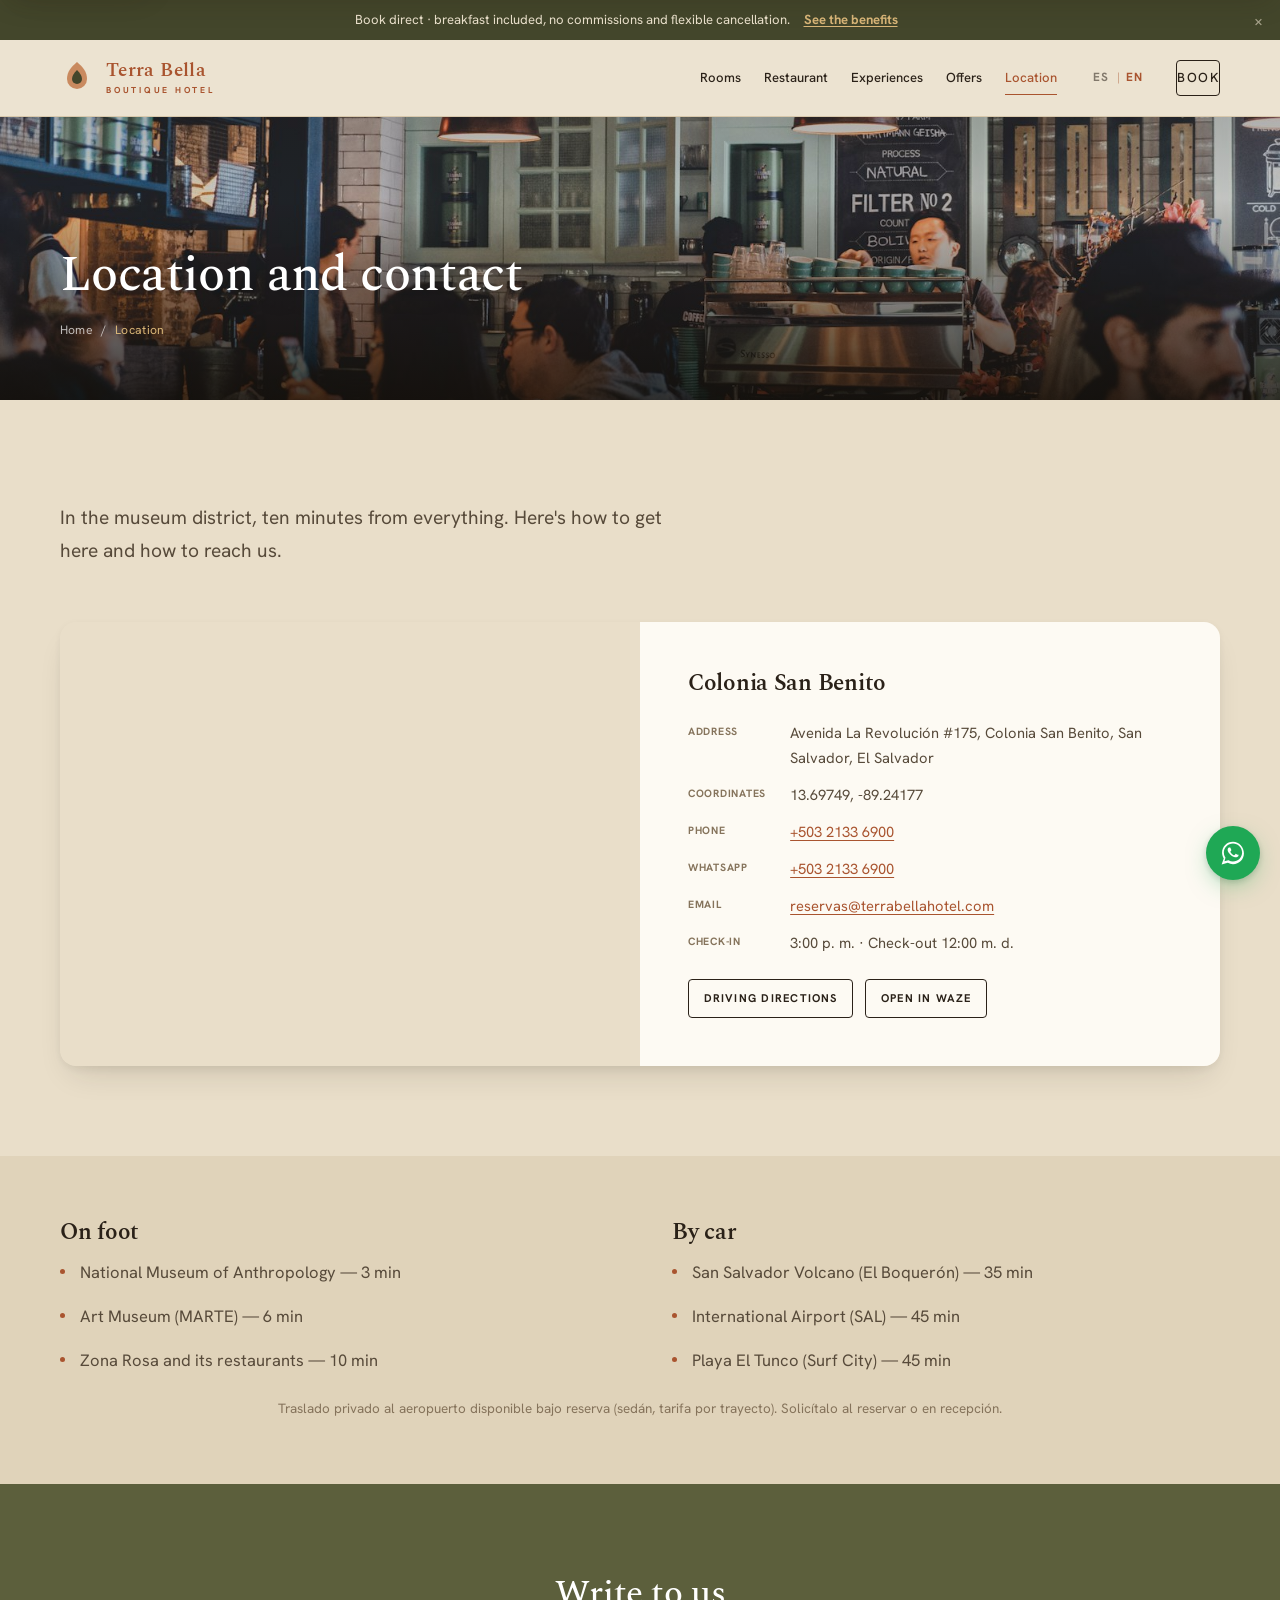
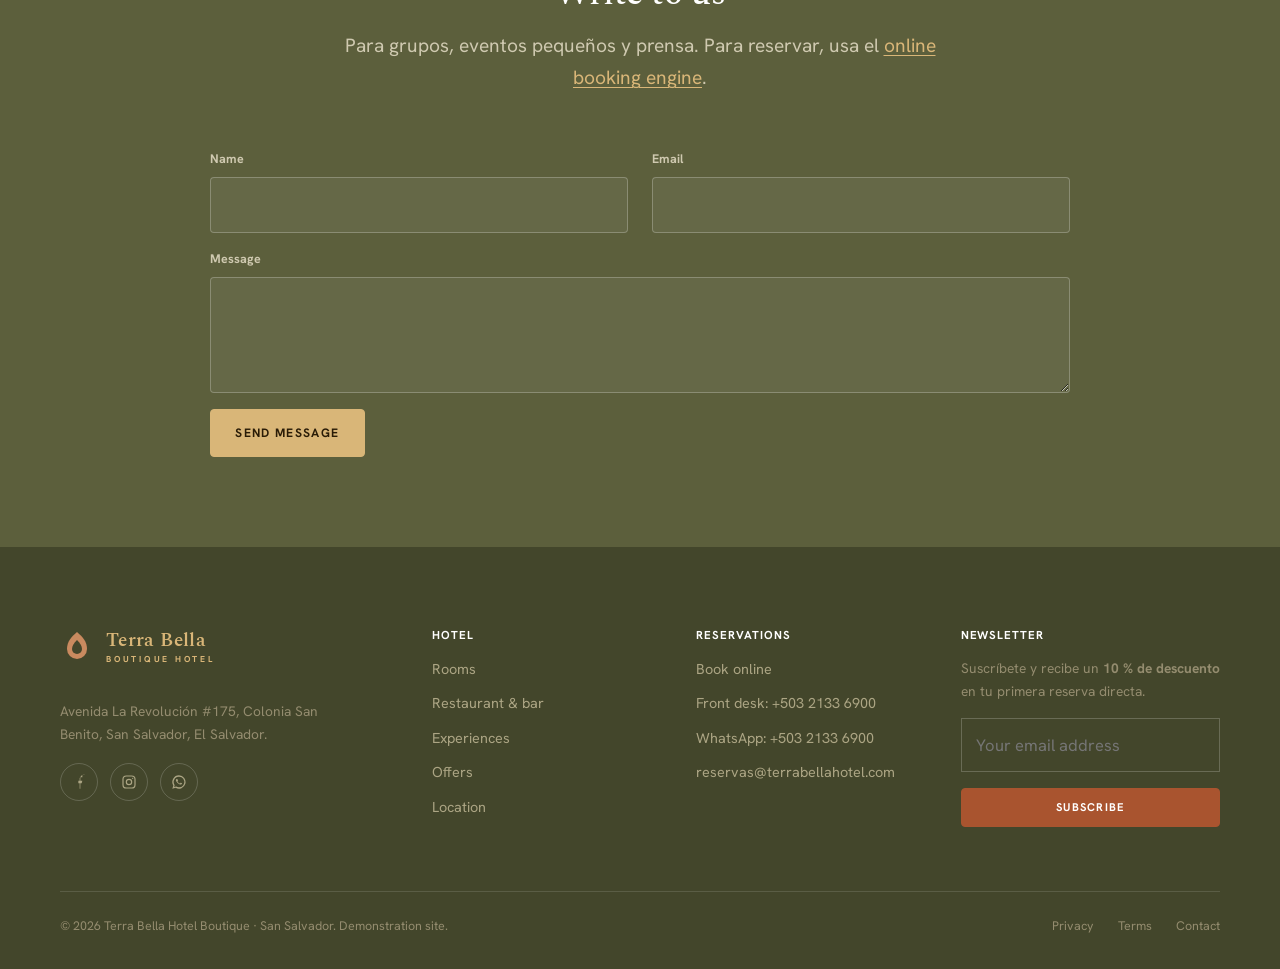
<file: ubicacion.html>
<!DOCTYPE html>
<html lang="es">
<head>
<meta charset="UTF-8">
<meta name="viewport" content="width=device-width, initial-scale=1">
<title>Ubicación y contacto · Terra Bella Hotel Boutique</title>
<meta name="description" content="Cómo llegar a Terra Bella Hotel Boutique: Avenida La Revolución #175, Colonia San Benito, San Salvador. Mapa, distancias a pie y en auto, teléfono y correo.">
<meta name="theme-color" content="#a9542f">
<link rel="canonical" href="https://mauriciostanley.github.io/terra-bella/ubicacion.html">
<meta property="og:type" content="website">
<meta property="og:site_name" content="Terra Bella Hotel Boutique">
<meta property="og:title" content="Ubicación y contacto · Terra Bella Hotel Boutique">
<meta property="og:description" content="Avenida La Revolución #175, Colonia San Benito, San Salvador. Mapa, distancias, teléfono y correo.">
<meta property="og:url" content="https://mauriciostanley.github.io/terra-bella/ubicacion.html">
<meta property="og:image" content="https://mauriciostanley.github.io/terra-bella/assets/img/hotel/zona-rosa.jpg">
<meta name="twitter:card" content="summary_large_image">
<link rel="icon" href="favicon.svg" type="image/svg+xml">
<link rel="apple-touch-icon" href="assets/img/icons/icon-192.png">
<link rel="manifest" href="manifest.json">
<link rel="preconnect" href="https://fonts.googleapis.com">
<link rel="preconnect" href="https://fonts.gstatic.com" crossorigin>
<link href="https://fonts.googleapis.com/css2?family=Spectral:ital,wght@0,400;0,500;0,600;1,400;1,500&family=Hanken+Grotesk:wght@400;500;600;700&display=swap" rel="stylesheet">
<link rel="stylesheet" href="assets/css/styles.css?v=6">
<noscript><style>.reveal,.reveal-img{opacity:1!important;transform:none!important;clip-path:none!important}</style></noscript>
</head>
<body>
<a class="skip" href="#main">Saltar al contenido</a>

<header class="site-header site-header--inner">
  <div class="wrap">
    <a class="brand" href="index.html" aria-label="Terra Bella Hotel Boutique — inicio">
      <span class="brand__mark" aria-hidden="true"><svg viewBox="0 0 34 40"><path d="M17 4c-6 5-10 10-10 17a10 10 0 0 0 20 0c0-7-4-12-10-17Z" fill="#c98a5f"/><path d="M17 12c-3 3-5 6-5 9a5 5 0 0 0 10 0c0-3-2-6-5-9Z" fill="#43462b"/></svg></span>
      <span class="brand__word"><b>Terra Bella</b><span>Hotel Boutique</span></span>
    </a>
    <button class="burger" aria-label="Abrir menú" aria-expanded="false" aria-controls="nav"><span></span><span></span><span></span></button>
    <nav class="nav" id="nav">
      <a href="habitaciones.html">Habitaciones</a>
      <a href="restaurante.html">Restaurante</a>
      <a href="experiencias.html">Experiencias</a>
      <a href="ofertas.html">Ofertas</a>
      <a href="ubicacion.html" aria-current="page">Ubicación</a>
      <a class="btn btn--ghost-light nav__cta" href="reservar.html">Reservar</a>
    </nav>
  </div>
</header>

<main id="main">

<section class="pagehero" style="min-height:40vh">
  <div class="pagehero__media"><img src="assets/img/hotel/zona-rosa.jpg" alt="Calle arbolada de Colonia San Benito, San Salvador"></div>
  <div class="wrap">
    <h1 class="h-lg">Ubicación y contacto</h1>
    <div class="crumbs"><a href="index.html">Inicio</a> / <span>Ubicación</span></div>
  </div>
</section>

<section class="section">
  <div class="wrap">
    <div class="section-head">
      <p class="lede">En el barrio de los museos, a diez minutos de todo. Aquí tienes cómo llegar y cómo contactarnos.</p>
    </div>
    <div class="mapblock reveal">
      <iframe title="Mapa de Terra Bella Hotel Boutique" loading="lazy" referrerpolicy="no-referrer-when-downgrade"
        src="https://www.google.com/maps?q=13.69749,-89.24177&z=16&output=embed"></iframe>
      <div class="mapblock__body">
        <h2 class="h-sm">Colonia San Benito</h2>
        <dl>
          <dt>Dirección</dt><dd>Avenida La Revolución #175, Colonia San Benito, San Salvador, El Salvador</dd>
          <dt>Coordenadas</dt><dd>13.69749, -89.24177</dd>
          <dt>Teléfono</dt><dd><a href="tel:+50321336900">+503 2133 6900</a></dd>
          <dt>WhatsApp</dt><dd><a href="https://wa.me/50321336900" target="_blank" rel="noopener">+503 2133 6900</a></dd>
          <dt>Correo</dt><dd><a href="mailto:reservas@terrabellahotel.com">reservas@terrabellahotel.com</a></dd>
          <dt>Check-in</dt><dd>3:00 p. m. · Check-out 12:00 m. d.</dd>
        </dl>
        <div style="display:flex;gap:12px;flex-wrap:wrap">
          <a class="btn btn--ghost btn--sm" href="https://www.google.com/maps/dir/?api=1&destination=13.69749,-89.24177" target="_blank" rel="noopener">Cómo llegar en auto</a>
          <a class="btn btn--ghost btn--sm" href="https://waze.com/ul?ll=13.69749,-89.24177&navigate=yes" target="_blank" rel="noopener">Abrir en Waze</a>
        </div>
      </div>
    </div>
  </div>
</section>

<section class="section section--sand section--tight">
  <div class="wrap">
    <div class="grid grid--2" style="gap:clamp(24px,5vw,64px)">
      <div>
        <h3 class="h-sm" style="margin-bottom:12px">A pie</h3>
        <ul class="stack" style="color:var(--ink-2)">
          <li>Museo Nacional de Antropología — 3 min</li>
          <li>Museo de Arte (MARTE) — 6 min</li>
          <li>Zona Rosa y sus restaurantes — 10 min</li>
        </ul>
      </div>
      <div>
        <h3 class="h-sm" style="margin-bottom:12px">En auto</h3>
        <ul class="stack" style="color:var(--ink-2)">
          <li>Volcán de San Salvador (El Boquerón) — 35 min</li>
          <li>Aeropuerto Internacional (SAL) — 45 min</li>
          <li>Playa El Tunco (Surf City) — 45 min</li>
        </ul>
      </div>
    </div>
    <p class="form-note center" style="margin-top:24px">Traslado privado al aeropuerto disponible bajo reserva (sedán, tarifa por trayecto). Solicítalo al reservar o en recepción.</p>
  </div>
</section>

<section class="section section--dark">
  <div class="wrap--narrow">
    <div class="section-head center">
      <h2 class="h-md">Escríbenos</h2>
      <p class="lede">Para grupos, eventos pequeños y prensa. Para reservar, usa el <a href="reservar.html">motor en línea</a>.</p>
    </div>
    <form data-demo class="stack" style="gap:20px">
      <div class="form-grid">
        <div class="field"><label for="c-name">Nombre</label><input id="c-name" type="text" required></div>
        <div class="field"><label for="c-email">Correo</label><input id="c-email" type="email" required></div>
      </div>
      <div class="field"><label for="c-msg">Mensaje</label><textarea id="c-msg" required></textarea></div>
      <div style="display:flex;align-items:center;gap:18px;flex-wrap:wrap">
        <button class="btn btn--primary" type="submit">Enviar mensaje</button>
        <small data-demo-msg hidden style="color:var(--gold-soft)"></small>
      </div>
    </form>
  </div>
</section>

</main>

<footer class="site-footer" data-footer></footer>
<div class="mobile-book"><a class="btn btn--primary" href="reservar.html">Reservar ahora</a></div>

<script src="assets/js/data.js?v=6"></script>
<script src="assets/js/partials.js?v=6"></script>
<script src="assets/js/main.js?v=6"></script>
<script src="assets/js/i18n.js?v=6"></script>
</body>
</html>
</file>
<file: assets/css/styles.css>
/* ============================================================
   Terra Bella Hotel Boutique — San Salvador
   Sistema de diseño propio. Vanilla CSS, sin frameworks.

   Identidad: "tierra bella". Papel de arena cálido bajo
   tarjetas de marfil que flotan; dos acentos —arcilla (acción)
   y olivo (secciones profundas)—; una sola sombra; sin adornos.
   ============================================================ */

:root {
  /* --- neutros: la página es arena; las tarjetas flotan en marfil --- */
  --bg: #e9dec9;            /* fondo de página — MÁS oscuro que las tarjetas */
  --bg-2: #e0d3ba;          /* franja alterna, un paso más profunda */
  --surface: #fdfaf3;       /* tarjetas, barras, elementos elevados */
  --surface-2: #f4ecdd;     /* superficie sutil dentro de zonas marfil */
  --ink: #2a2118;           /* títulos y cuerpo */
  --ink-2: #574a3a;         /* texto secundario sobre claro (AA) */
  --ink-3: #85735b;         /* metadatos, apoyos */
  --hairline: #d8c8ab;      /* separadores de 1px */

  /* --- acentos: solo dos --- */
  --clay: #a9542f;          /* acción principal, enlaces sobre claro (AA) */
  --clay-deep: #8a4224;     /* hover de la acción */
  --clay-soft: #c98a5f;     /* arcilla sobre fondo olivo */
  --olive: #5c5f3c;         /* secciones profundas */
  --olive-deep: #43462b;    /* pies de página, fondos oscuros */
  --ember: #9a6a24;         /* detalle dorado sobre claro (precios, viñetas) */
  --ember-on-dark: #d9b678; /* dorado sobre olivo */

  /* --- profundidad: una sombra, con desplazamiento y difuminado --- */
  --shadow-1: 0 1px 3px rgba(40, 28, 14, .05);
  --shadow-2: 0 3px 8px rgba(40, 28, 14, .06), 0 16px 32px -12px rgba(40, 28, 14, .16);
  --shadow-3: 0 8px 20px rgba(28, 20, 10, .1), 0 40px 70px -24px rgba(28, 20, 10, .3);

  /* --- radios --- */
  --r-sm: 4px;
  --r: 8px;
  --r-lg: 16px;
  --r-pill: 999px;

  /* --- escala de espacio única --- */
  --s-1: 4px;  --s-2: 8px;  --s-3: 12px; --s-4: 16px; --s-5: 24px;
  --s-6: 32px; --s-7: 48px; --s-8: 64px; --s-9: 96px; --s-10: 128px;

  /* --- tipografía --- */
  --font-display: "Spectral", Georgia, "Times New Roman", serif;
  --font-body: "Hanken Grotesk", "Helvetica Neue", Arial, system-ui, sans-serif;

  --wrap: 1180px;
  --wrap-narrow: 860px;
  --gutter: clamp(20px, 5vw, 60px);
  --header-h: 76px;

  --ease: cubic-bezier(.22, .61, .36, 1);
  --ease-out: cubic-bezier(.16, 1, .3, 1);

  /* alias de compatibilidad para JS compartido (partials.js / booking.js) */
  --ink-soft: var(--ink-2);
  --line: var(--hairline);
  --gold: var(--clay);
  --gold-dark: var(--clay-deep);
  --gold-soft: var(--ember-on-dark);
  --gold-on-dark: var(--ember-on-dark);
  --emerald: var(--olive);
  --emerald-deep: var(--olive-deep);
}

/* ---------- Reset ---------- */
*, *::before, *::after { box-sizing: border-box; }
* { margin: 0; }
html { -webkit-text-size-adjust: 100%; scroll-padding-top: 96px; }
@media (prefers-reduced-motion: reduce) {
  html { scroll-behavior: auto; }
  *, *::before, *::after {
    animation-duration: .001ms !important;
    animation-delay: 0s !important;
    animation-iteration-count: 1 !important;
    transition-duration: .001ms !important;
    transition-delay: 0s !important;
  }
}

body {
  font-family: var(--font-body);
  color: var(--ink);
  background: var(--bg);
  line-height: 1.7;
  font-size: 16.5px;
  -webkit-font-smoothing: antialiased;
  text-rendering: optimizeLegibility;
  overflow-x: hidden;
}

img, picture, svg, video { display: block; max-width: 100%; }
img { height: auto; }
a { color: inherit; text-decoration: none; }
button { font: inherit; color: inherit; cursor: pointer; background: none; border: 0; }
input, select, textarea { font: inherit; color: inherit; }
ul { list-style: none; padding: 0; }

/* superficies de navegador tematizadas */
::selection { background: color-mix(in srgb, var(--clay) 24%, transparent); color: var(--ink); }
:focus-visible { outline: 2px solid var(--clay); outline-offset: 3px; border-radius: 2px; }
html { scrollbar-color: var(--clay) var(--bg); }
::-webkit-scrollbar { width: 12px; height: 12px; }
::-webkit-scrollbar-track { background: var(--bg); }
::-webkit-scrollbar-thumb { background: color-mix(in srgb, var(--clay) 50%, var(--bg)); border: 3px solid var(--bg); border-radius: var(--r-pill); }
::-webkit-scrollbar-thumb:hover { background: var(--clay); }

/* ---------- Tipografía ---------- */
h1, h2, h3, h4 {
  font-family: var(--font-display);
  font-weight: 500;
  line-height: 1.14;
  letter-spacing: -0.012em;
  color: var(--ink);
  text-wrap: balance;
}
.h-xl  { font-size: clamp(2.6rem, 6vw, 4.4rem); letter-spacing: -0.02em; line-height: 1.06; }
.h-lg  { font-size: clamp(2rem, 4.2vw, 3.1rem); }
.h-md  { font-size: clamp(1.6rem, 3vw, 2.2rem); }
.h-sm  { font-size: clamp(1.2rem, 2vw, 1.45rem); font-weight: 600; }

.lede {
  font-size: clamp(1.05rem, 1.5vw, 1.2rem);
  color: var(--ink-2);
  line-height: 1.7;
  max-width: 60ch;
}
.lede a { color: var(--clay); text-decoration: underline; text-underline-offset: 3px; text-decoration-thickness: 1px; }
.lede a:hover { color: var(--ink); }

.muted { color: var(--ink-3); }

/* ---------- Layout ---------- */
.wrap { width: min(100% - 2 * var(--gutter), var(--wrap)); margin-inline: auto; }
.wrap--narrow { width: min(100% - 2 * var(--gutter), var(--wrap-narrow)); margin-inline: auto; }

.section { padding: clamp(60px, 10vh, 124px) 0; position: relative; }
.section--tight { padding: clamp(42px, 7vh, 80px) 0; }

.section--paper { background: var(--surface); }
.section--sand  { background: var(--bg-2); }
.section--dark {
  background: var(--olive); color: #d8d3bd;
}
.section--dark h1, .section--dark h2,
.section--dark h3, .section--dark h4 { color: #fff; }
.section--dark .lede { color: #cfc9b0; }
.section--dark .lede a { color: var(--ember-on-dark); }
.section--dark .lede a:hover { color: #fff; }
.section--dark .muted { color: #b3ac92; }

.stack > * + * { margin-top: var(--s-4); }
ul.stack > li { position: relative; padding-left: 20px; color: var(--ink-2); }
ul.stack > li::before {
  content: ""; position: absolute; left: 0; top: 11px;
  width: 5px; height: 5px; border-radius: 50%; background: var(--clay);
}
.section--dark ul.stack > li { color: #cfc9b0; }
.section--dark ul.stack > li::before { background: var(--ember-on-dark); }
.center { text-align: center; }

.section-head { max-width: 640px; margin-bottom: clamp(38px, 6vh, 62px); }
.section-head.center { margin-inline: auto; }
.section-head h2 { margin-bottom: var(--s-4); }
.section-head .lede { margin-top: var(--s-3); }

.rule { height: 1px; background: var(--hairline); border: 0; }
.claybar { width: 46px; height: 2px; border: 0; background: var(--clay); }
.claybar.center { margin-inline: auto; }

/* ---------- Botones ---------- */
.btn {
  --btn-bg: var(--clay);
  --btn-fg: #fff;
  --btn-bd: var(--clay);
  position: relative;
  display: inline-flex; align-items: center; justify-content: center; gap: .55em;
  padding: 1.02em 2em;
  background: var(--btn-bg); color: var(--btn-fg);
  font-family: var(--font-body);
  font-size: .76rem; font-weight: 700;
  letter-spacing: .11em; text-transform: uppercase;
  border: 1px solid var(--btn-bd);
  border-radius: var(--r-sm);
  overflow: hidden;
  transition: transform .28s var(--ease), background .28s var(--ease),
              color .28s var(--ease), border-color .28s var(--ease), box-shadow .28s var(--ease);
}
/* barrido de luz al pasar el cursor — un gesto, sutil */
.btn::after {
  content: ""; position: absolute; inset: 0;
  background: linear-gradient(110deg, transparent 30%, rgba(255,255,255,.22) 50%, transparent 70%);
  transform: translateX(-120%);
  transition: transform .6s var(--ease);
}
.btn:hover { transform: translateY(-2px); box-shadow: var(--shadow-2); }
.btn:hover::after { transform: translateX(120%); }
.btn:active { transform: translateY(0) scale(.985); transition-duration: .08s; }

.btn--primary { --btn-bg: var(--clay); --btn-fg: #fff; --btn-bd: var(--clay); }
.btn--primary:hover { --btn-bg: var(--clay-deep); --btn-bd: var(--clay-deep); }

.section--dark .btn--primary,
.cta-strip .btn--primary {
  --btn-bg: var(--ember-on-dark); --btn-fg: #2a1c07; --btn-bd: var(--ember-on-dark);
}
.section--dark .btn--primary:hover,
.cta-strip .btn--primary:hover { --btn-bg: #e8ca97; --btn-bd: #e8ca97; }
.section--dark .btn--ghost,
.cta-strip .btn--ghost { --btn-fg: #fff; --btn-bd: rgba(255,255,255,.6); }
.section--dark .btn--ghost:hover,
.cta-strip .btn--ghost:hover { --btn-bg: #fff; --btn-fg: var(--olive); --btn-bd: #fff; }

.btn--ghost { --btn-bg: transparent; --btn-fg: var(--ink); --btn-bd: var(--ink); }
.btn--ghost:hover { --btn-bg: var(--ink); --btn-fg: #fff; }

.btn--ghost-light { --btn-bg: transparent; --btn-fg: #fff; --btn-bd: rgba(255,255,255,.7); }
.btn--ghost-light:hover { --btn-bg: #fff; --btn-fg: var(--ink); --btn-bd: #fff; }

.btn--block { display: flex; width: 100%; }
.btn--sm { padding: .8em 1.3em; font-size: .7rem; }

.link-arrow {
  display: inline-flex; align-items: center; gap: .5em;
  font-family: var(--font-body);
  text-transform: uppercase; letter-spacing: .1em;
  font-size: .74rem; font-weight: 700;
  color: var(--clay);
  padding-bottom: 3px;
  border-bottom: 1px solid color-mix(in srgb, var(--clay) 42%, transparent);
  transition: gap .28s var(--ease), color .28s var(--ease), border-color .28s var(--ease);
}
.link-arrow svg { transition: transform .28s var(--ease); }
.link-arrow:hover { gap: .8em; color: var(--ink); border-color: var(--ink); }
.link-arrow:hover svg { transform: translateX(3px); }
.section--dark .link-arrow { color: var(--ember-on-dark); border-color: color-mix(in srgb, var(--ember-on-dark) 42%, transparent); }
.section--dark .link-arrow:hover { color: #fff; border-color: #fff; }

/* ---------- Marca ---------- */
.brand { display: inline-flex; align-items: center; gap: 12px; }
.brand__mark { width: 34px; height: 40px; flex: none; display: grid; place-items: center; }
.brand__mark svg { width: 100%; height: 100%; }
.brand__word { display: flex; flex-direction: column; line-height: 1; }
.brand__word b {
  font-family: var(--font-display); font-weight: 600;
  font-size: 1.16rem; letter-spacing: .02em;
}
.brand__word span {
  font-family: var(--font-body); font-size: .54rem;
  letter-spacing: .32em; font-weight: 700; text-transform: uppercase;
  color: var(--clay); margin-top: 5px;
}
.site-header a.brand span { color: var(--ember-on-dark); }
.site-header.is-solid a.brand span,
.site-header--inner a.brand span { color: var(--clay); }

/* ---------- Header ---------- */
.site-header {
  position: sticky; top: 0; z-index: 100;
  height: var(--header-h);
  display: flex; align-items: center;
  transition: background .35s var(--ease), box-shadow .35s var(--ease);
}
.site-header .wrap { display: flex; align-items: center; justify-content: space-between; gap: 24px; }
.site-header a.brand { color: #fff; }
.site-header.is-solid,
.site-header--inner {
  background: color-mix(in srgb, var(--bg) 86%, #fff);
  box-shadow: 0 1px 0 var(--hairline);
}
.site-header.is-solid a.brand,
.site-header.is-solid .nav > a,
.site-header--inner a.brand,
.site-header--inner .nav > a { color: var(--ink); }
.site-header.is-solid .nav__cta.btn--ghost-light,
.site-header--inner .nav__cta.btn--ghost-light { --btn-fg: var(--ink); --btn-bd: var(--ink); }
.site-header.is-solid .burger span,
.site-header--inner .burger span { background: var(--ink); }

.nav { display: flex; align-items: center; gap: clamp(14px, 1.8vw, 26px); }
.nav > a {
  font-family: var(--font-body);
  font-size: .82rem; font-weight: 500;
  color: #fff;
  position: relative; padding: 6px 0;
  transition: color .3s var(--ease);
}
.nav > a::after {
  content: ""; position: absolute; left: 0; bottom: 0;
  width: 100%; height: 1px; background: currentColor;
  transform: scaleX(0); transform-origin: right;
  transition: transform .32s var(--ease);
}
.nav > a:hover::after,
.nav > a[aria-current="page"]::after { transform: scaleX(1); transform-origin: left; }
.nav > a[aria-current="page"] { color: var(--ember-on-dark); }
.site-header.is-solid .nav > a[aria-current="page"],
.site-header--inner .nav > a[aria-current="page"] { color: var(--clay); }
.nav__cta { margin-left: 4px; }

/* Selector de idioma */
.lang {
  display: inline-flex; align-items: center; gap: 2px;
  margin-left: 6px; color: #fff;
}
.site-header.is-solid .lang,
.site-header--inner .lang { color: var(--ink); }
.lang button {
  font-family: var(--font-body);
  font-size: .74rem; font-weight: 700; letter-spacing: .04em;
  color: currentColor; opacity: .55;
  padding: 6px 7px; line-height: 1; position: relative;
  transition: opacity .25s var(--ease), color .25s var(--ease);
}
.lang button + button { margin-left: 2px; }
.lang button + button::before {
  content: ""; position: absolute; left: -1px; top: 50%; transform: translateY(-50%);
  width: 1px; height: 11px; background: currentColor; opacity: .4;
}
.lang button:hover { opacity: 1; }
.lang button[aria-current="true"] { opacity: 1; color: var(--ember-on-dark); }
.site-header.is-solid .lang button[aria-current="true"],
.site-header--inner .lang button[aria-current="true"] { color: var(--clay); }

.burger { display: none; width: 28px; height: 18px; position: relative; z-index: 120; }
.burger span {
  position: absolute; left: 0; width: 100%; height: 2px; background: #fff;
  transition: transform .32s var(--ease), opacity .2s var(--ease);
}
.burger span:nth-child(1) { top: 0; }
.burger span:nth-child(2) { top: 8px; }
.burger span:nth-child(3) { top: 16px; }
body.nav-open .burger span:nth-child(1) { transform: translateY(8px) rotate(45deg); }
body.nav-open .burger span:nth-child(2) { opacity: 0; }
body.nav-open .burger span:nth-child(3) { transform: translateY(-8px) rotate(-45deg); }

@media (max-width: 1040px) {
  .burger { display: block; }
  .nav {
    position: fixed; inset: 0; z-index: 110;
    flex-direction: column; justify-content: center; gap: 24px;
    background: var(--olive);
    transform: translateX(100%);
    transition: transform .45s var(--ease-out);
  }
  body.nav-open .nav { transform: translateX(0); }
  .nav > a { color: #fff !important; font-size: 1.05rem; }
  .nav__cta { margin-top: 8px; }
  .lang { margin: 4px 0 0; color: #fff; }
  .lang button { font-size: .85rem; opacity: .7; }
  .lang button[aria-current="true"] { color: var(--ember-on-dark); }
}

.skip {
  position: absolute; left: 12px; top: -60px; z-index: 200;
  background: #fff; color: var(--ink); padding: 10px 16px; border-radius: 4px;
  box-shadow: var(--shadow-2); transition: top .2s;
}
.skip:focus { top: 12px; }

/* ---------- Hero ---------- */
.hero {
  position: relative; min-height: 100vh; isolation: isolate;
  margin-top: calc(-1 * var(--header-h));
  display: flex; align-items: flex-end;
  color: #fff; overflow: hidden; background: var(--olive-deep);
  padding: calc(var(--header-h) + 40px) 0 clamp(96px, 15vh, 156px);
}
.hero__media { position: absolute; inset: 0; z-index: 0; overflow: hidden; }
.hero__media img { width: 100%; height: 112%; object-fit: cover; object-position: center 45%; }
/* entrada del contenido del hero al cargar */
.hero__inner > * { animation: heroIn .9s var(--ease-out) both; }
.hero__inner > h1 { animation-delay: .08s; }
.hero__inner > p { animation-delay: .2s; }
.hero__inner > div { animation-delay: .32s; }
@keyframes heroIn { from { opacity: 0; transform: translateY(22px); } to { opacity: 1; transform: none; } }
.hero::after {
  content: ""; position: absolute; inset: 0; z-index: 1;
  background: linear-gradient(180deg, rgba(30,22,12,.5) 0%, rgba(30,22,12,.14) 30%, rgba(28,20,10,.44) 62%, rgba(18,13,7,.85) 100%);
}
.hero__inner { max-width: 740px; position: relative; z-index: 2; }
.hero h1 { color: #fff; margin: 0 0 var(--s-5); text-shadow: 0 2px 30px rgba(0,0,0,.28); }
.hero p { color: rgba(255,255,255,.92); max-width: 46ch; font-size: 1.1rem; }
.hero__scroll {
  position: absolute; left: 50%; bottom: 30px; transform: translateX(-50%);
  display: flex; flex-direction: column; align-items: center; gap: 10px;
  font-family: var(--font-body); font-size: .58rem; letter-spacing: .28em;
  font-weight: 700; text-transform: uppercase; color: rgba(255,255,255,.78);
  z-index: 2;
}
.hero__scroll i {
  width: 1px; height: 42px;
  background: linear-gradient(rgba(255,255,255,.75), transparent);
  animation: scrollpulse 2.4s var(--ease) infinite; transform-origin: top;
}
@keyframes scrollpulse {
  0% { transform: scaleY(0); opacity: 0; }
  45% { transform: scaleY(1); opacity: 1; }
  100% { transform: scaleY(1); opacity: 0; }
}
/* móvil: el contenido del hero centrado y despejado de la barra fija inferior */
@media (max-width: 700px) {
  .hero {
    min-height: 90vh;
    align-items: center;
    padding: calc(var(--header-h) + 24px) 0 clamp(84px, 12vh, 120px);
  }
  .hero p { font-size: 1.02rem; }
  .hero__scroll { display: none; }
}

/* hero de páginas interiores */
.pagehero {
  position: relative; min-height: 44vh; display: flex; align-items: flex-end;
  color: #fff; overflow: hidden; isolation: isolate;
  padding: calc(var(--header-h) + 44px) 0 clamp(38px, 7vh, 60px);
  margin-top: calc(-1 * var(--header-h));
  background: var(--olive-deep);
}
.pagehero__media { position: absolute; inset: 0; z-index: 0; overflow: hidden; }
.pagehero__media img { width: 100%; height: 108%; object-fit: cover; }
.pagehero::after {
  content: ""; position: absolute; inset: 0; z-index: 1;
  background: linear-gradient(180deg, rgba(24,18,10,.32) 0%, rgba(24,18,10,.1) 44%, rgba(18,13,7,.8) 100%);
}
.pagehero .wrap { position: relative; z-index: 2; }
.pagehero h1 { color: #fff; text-shadow: 0 2px 26px rgba(0,0,0,.3); }
.pagehero .crumbs { margin-top: var(--s-4); }
.pagehero .wrap > * { animation: heroIn .8s var(--ease-out) both; }
.pagehero .wrap > .crumbs { animation-delay: .12s; }

.crumbs {
  font-family: var(--font-body); font-size: .76rem;
  letter-spacing: .03em; color: rgba(255,255,255,.7);
  display: flex; gap: 8px; flex-wrap: wrap; align-items: center;
}
.crumbs a:hover { color: #fff; }
.crumbs span { color: var(--ember-on-dark); }

/* ---------- Cifras ---------- */
.stats {
  display: flex; flex-wrap: wrap; justify-content: center;
  gap: clamp(28px, 6vw, 70px);
  padding: var(--s-6) 0;
  border-block: 1px solid var(--hairline);
  text-align: center;
}
.stat b {
  display: block; font-family: var(--font-display); font-weight: 500;
  font-size: clamp(2rem, 3.6vw, 2.7rem); line-height: 1; color: var(--ink);
}
.section--dark .stat b { color: #fff; }
.stat span {
  display: block; margin-top: var(--s-2);
  font-family: var(--font-body); font-size: .72rem;
  letter-spacing: .1em; text-transform: uppercase; font-weight: 600; color: var(--ink-3);
}
.section--dark .stat span { color: #b6af95; }

/* ---------- Split (imagen + texto) ---------- */
.split {
  display: grid; grid-template-columns: 1.05fr .95fr;
  gap: clamp(30px, 6vw, 80px); align-items: center;
}
.split--reverse .split__media,
.split--reverse .room-media { order: 2; }
.split__media { position: relative; border-radius: var(--r-lg); overflow: hidden; box-shadow: var(--shadow-2); }

/* columna de imagen con miniaturas (habitaciones) */
.room-media { display: flex; flex-direction: column; gap: 12px; }
.room-thumbs { display: grid; grid-template-columns: repeat(auto-fit, minmax(90px, 1fr)); gap: 12px; }
.room-thumb { border-radius: var(--r); overflow: hidden; aspect-ratio: 4 / 3; box-shadow: var(--shadow-1); }
.room-thumb img { width: 100%; height: 100%; object-fit: cover; transition: transform .55s var(--ease-out); }
.room-thumb:hover img { transform: scale(1.06); }
.split__media img { width: 100%; aspect-ratio: 4 / 3.4; object-fit: cover; }
.split__media--tall img { aspect-ratio: 3 / 3.9; }
.split__media .tag {
  position: absolute; bottom: 14px; left: 14px;
  background: var(--surface); color: var(--ink);
  font-family: var(--font-body); font-size: .62rem;
  letter-spacing: .12em; text-transform: uppercase; font-weight: 700;
  padding: 8px 14px; border-radius: var(--r-pill);
}
@media (max-width: 920px) {
  .split { grid-template-columns: 1fr; }
  .split--reverse .split__media,
  .split--reverse .room-media { order: 0; }
}

/* ---------- Rejillas de tarjetas ---------- */
.grid { display: grid; gap: clamp(20px, 3vw, 30px); }
.grid--3 { grid-template-columns: repeat(3, 1fr); }
.grid--2 { grid-template-columns: repeat(2, 1fr); }
.grid--4 { grid-template-columns: repeat(4, 1fr); }
@media (max-width: 980px) { .grid--3, .grid--4 { grid-template-columns: repeat(2, 1fr); } }
@media (max-width: 620px) { .grid--2, .grid--3, .grid--4 { grid-template-columns: 1fr; } }

.card {
  background: var(--surface);
  display: flex; flex-direction: column;
  border-radius: var(--r-lg);
  overflow: hidden;
  box-shadow: var(--shadow-2);
  transition: transform .38s var(--ease), box-shadow .38s var(--ease);
}
.card:hover { transform: translateY(-6px); box-shadow: var(--shadow-3); }
.card__media { position: relative; overflow: hidden; aspect-ratio: 4 / 3; }
.card__media img { width: 100%; height: 100%; object-fit: cover; transition: transform 1s var(--ease-out); }
.card:hover .card__media img { transform: scale(1.04); }
.card__body { padding: var(--s-6) var(--s-6) calc(var(--s-6) + 4px); display: flex; flex-direction: column; gap: var(--s-3); flex: 1; }
.card__body h3 { font-size: 1.35rem; }
.card__price {
  font-family: var(--font-display); font-size: 1.05rem; font-weight: 500; color: var(--ember);
}
.card__price small { font-family: var(--font-body); font-size: .8rem; color: var(--ink-3); font-weight: 400; }
.card__meta {
  font-family: var(--font-body); font-size: .74rem;
  letter-spacing: .02em; color: var(--ink-3);
  display: flex; flex-wrap: wrap; gap: 6px 0;
}
.card__meta span + span::before { content: "·"; margin: 0 .5em; color: var(--hairline); }
.card__body p { color: var(--ink-2); font-size: .95rem; }
.card__body .link-arrow { margin-top: auto; align-self: flex-start; }

/* mosaico de imagen */
.feature {
  position: relative; overflow: hidden; min-height: 400px; isolation: isolate;
  display: flex; align-items: flex-end; color: #fff;
  padding: var(--s-6);
  border-radius: var(--r-lg);
  background: var(--olive-deep);
  transition: transform .38s var(--ease), box-shadow .38s var(--ease);
  box-shadow: var(--shadow-2);
}
.feature:hover { transform: translateY(-6px); box-shadow: var(--shadow-3); }
.feature img { position: absolute; inset: 0; width: 100%; height: 100%; object-fit: cover; z-index: 0; transition: transform 1.1s var(--ease-out); }
.feature::after {
  content: ""; position: absolute; inset: 0; z-index: 1;
  background: linear-gradient(180deg, rgba(20,15,8,.05) 30%, rgba(20,15,8,.82) 100%);
}
.feature > * { position: relative; z-index: 2; }
.feature:hover img { transform: scale(1.05); }
.feature h3 { color: #fff; font-size: 1.55rem; }
.feature p { color: rgba(255,255,255,.85); font-size: .92rem; margin-top: 6px; max-width: 40ch; }

/* ---------- Amenidades ---------- */
.amenities {
  display: grid; grid-template-columns: repeat(2, 1fr);
  gap: 0 clamp(32px, 6vw, 70px);
}
.amenity {
  display: flex; gap: var(--s-4); align-items: flex-start;
  padding: var(--s-5) 0;
  border-bottom: 1px solid var(--hairline);
}
.amenity svg { flex: none; width: 24px; height: 24px; color: var(--clay); margin-top: 2px; }
.amenity b { display: block; font-family: var(--font-display); font-size: 1.1rem; font-weight: 600; margin-bottom: 2px; }
.amenity span { font-size: .9rem; color: var(--ink-2); }
.section--dark .amenity { border-color: rgba(255,255,255,.14); }
.section--dark .amenity svg { color: var(--ember-on-dark); }
.section--dark .amenity span { color: #cfc9b0; }
@media (max-width: 620px) { .amenities { grid-template-columns: 1fr; } }

/* ---------- Galería ---------- */
.gallery-grid { display: grid; grid-template-columns: repeat(4, 1fr); gap: 12px; }
.gallery-grid button { overflow: hidden; aspect-ratio: 1; border-radius: var(--r); }
.gallery-grid img { width: 100%; height: 100%; object-fit: cover; transition: transform .85s var(--ease-out); }
.gallery-grid button:hover img { transform: scale(1.06); }
.gallery-grid .wide { grid-column: span 2; aspect-ratio: 2 / 1; }
.gallery-grid .tall { grid-row: span 2; aspect-ratio: 1 / 2; }
@media (max-width: 900px) {
  .gallery-grid { grid-template-columns: repeat(2, 1fr); }
  .gallery-grid .tall { grid-row: span 1; aspect-ratio: 1; }
}

.lightbox {
  position: fixed; inset: 0; z-index: 200;
  background: rgba(18, 13, 7, .95);
  display: grid; place-items: center;
  opacity: 0; pointer-events: none; transition: opacity .35s var(--ease);
  padding: 5vw;
}
.lightbox.open { opacity: 1; pointer-events: auto; }
.lightbox img { max-width: 100%; max-height: 84vh; border-radius: var(--r); box-shadow: var(--shadow-3); }
.lightbox__close, .lightbox__nav {
  position: absolute; color: #fff; font-size: 1.4rem;
  width: 52px; height: 52px; display: grid; place-items: center;
  border: 1px solid rgba(255,255,255,.3); border-radius: 50%;
  transition: background .25s, border-color .25s;
}
.lightbox__close:hover, .lightbox__nav:hover { background: rgba(255,255,255,.12); border-color: #fff; }
.lightbox__close { top: 4vw; right: 4vw; }
.lightbox__nav { top: 50%; transform: translateY(-50%); }
.lightbox__nav--prev { left: 3vw; }
.lightbox__nav--next { right: 3vw; }
.lightbox__caption {
  position: absolute; bottom: 4vw; left: 0; right: 0; text-align: center;
  color: rgba(255,255,255,.8); font-family: var(--font-body);
  font-size: .74rem; letter-spacing: .08em; text-transform: uppercase;
}
@media (max-width: 640px) {
  .lightbox__nav--prev { left: 2vw; } .lightbox__nav--next { right: 2vw; }
  .lightbox__close { top: 3vw; right: 3vw; }
}

/* ---------- Ofertas ---------- */
.offer {
  display: grid; grid-template-columns: 1.1fr 1fr;
  border-radius: var(--r-lg); overflow: hidden;
  background: var(--surface);
  box-shadow: var(--shadow-2);
  transition: transform .38s var(--ease), box-shadow .38s var(--ease);
}
.offer:hover { transform: translateY(-5px); box-shadow: var(--shadow-3); }
.offer__media { overflow: hidden; }
.offer__media img { width: 100%; height: 100%; min-height: 280px; object-fit: cover; transition: transform .9s var(--ease-out); }
.offer:hover .offer__media img { transform: scale(1.04); }
.offer__body { padding: clamp(28px, 4vw, 44px); display: flex; flex-direction: column; gap: var(--s-4); }
.offer__body h3 { font-size: 1.55rem; }
.offer__perks { display: flex; flex-direction: column; gap: var(--s-2); font-size: .92rem; color: var(--ink-2); }
.offer__perks li { display: flex; gap: 10px; }
.offer__perks li::before { content: ""; flex: none; width: 5px; height: 5px; margin-top: 9px; border-radius: 50%; background: var(--clay); }
.offer__foot { margin-top: auto; display: flex; align-items: baseline; gap: var(--s-4); flex-wrap: wrap; padding-top: var(--s-2); }
.offer__price { font-family: var(--font-display); font-size: 1.55rem; font-weight: 500; color: var(--ember); }
.offer__price small { font-family: var(--font-body); font-size: .74rem; color: var(--ink-3); font-weight: 400; }
@media (max-width: 760px) { .offer { grid-template-columns: 1fr; } .offer__media img { min-height: 220px; } }

/* ---------- Reseñas ---------- */
.reviews { display: grid; grid-template-columns: repeat(3, 1fr); gap: clamp(20px, 4vw, 40px); }
.review { padding-top: var(--s-5); border-top: 2px solid var(--ember-on-dark); }
.review .stars { color: var(--ember-on-dark); letter-spacing: .18em; margin-bottom: var(--s-3); font-size: .9rem; }
.review p { font-family: var(--font-display); font-size: 1.15rem; font-style: italic; font-weight: 400; line-height: 1.5; color: #fff; }
.review cite { display: block; margin-top: var(--s-4); font-family: var(--font-body); font-size: .72rem; letter-spacing: .04em; text-transform: uppercase; font-weight: 600; color: #b6af95; font-style: normal; }
@media (max-width: 860px) { .reviews { grid-template-columns: 1fr; } }

/* ---------- Formularios ---------- */
.field { display: flex; flex-direction: column; gap: 7px; }
.field label {
  font-family: var(--font-body); font-size: .78rem;
  font-weight: 700; color: var(--ink-2);
}
.section--dark .field label { color: #cfc9b0; }
.field input, .field select, .field textarea {
  border: 1px solid var(--hairline); background: var(--surface); padding: 13px 15px;
  border-radius: var(--r-sm); color: var(--ink);
  transition: border-color .25s, box-shadow .25s;
}
.section--dark .field input,
.section--dark .field select,
.section--dark .field textarea {
  background: rgba(255,255,255,.06); border-color: rgba(255,255,255,.24); color: #fff;
}
.section--dark .field input::placeholder,
.section--dark .field textarea::placeholder { color: rgba(255,255,255,.5); }
.field select option { background-color: #fff; color: var(--ink); }
.field input:focus, .field select:focus, .field textarea:focus {
  outline: 0; border-color: var(--clay); box-shadow: 0 0 0 3px color-mix(in srgb, var(--clay) 18%, transparent);
}
.section--dark .field input:focus,
.section--dark .field select:focus,
.section--dark .field textarea:focus { border-color: var(--ember-on-dark); box-shadow: 0 0 0 3px color-mix(in srgb, var(--ember-on-dark) 22%, transparent); }
.field textarea { resize: vertical; min-height: 116px; }
.form-grid { display: grid; grid-template-columns: 1fr 1fr; gap: var(--s-5); }
@media (max-width: 620px) { .form-grid { grid-template-columns: 1fr; } }
.form-note { font-size: .84rem; color: var(--ink-3); }
.section--dark .form-note { color: #aca584; }

/* ---------- Motor de reservas ---------- */
.wizard { display: grid; grid-template-columns: 1fr 340px; gap: clamp(28px, 4vw, 52px); align-items: start; }
@media (max-width: 940px) { .wizard { grid-template-columns: 1fr; } }

.steps { display: flex; gap: var(--s-2); margin-bottom: var(--s-7); flex-wrap: wrap; }
.steps li {
  display: flex; align-items: center; gap: 9px;
  font-family: var(--font-body); font-size: .7rem;
  letter-spacing: .04em; text-transform: uppercase; font-weight: 600; color: var(--ink-3);
  padding-right: var(--s-2);
}
.steps li i {
  width: 25px; height: 25px; border-radius: 50%; border: 1px solid var(--hairline);
  display: grid; place-items: center; font-style: normal; font-size: .74rem; font-weight: 700;
  transition: background .3s var(--ease), border-color .3s var(--ease), color .3s var(--ease);
}
.steps li.active { color: var(--ink); }
.steps li.active i { background: var(--clay); border-color: var(--clay); color: #fff; }
.steps li.done i { background: var(--olive); border-color: var(--olive); color: #fff; }

.wizard-panel { display: none; }
.wizard-panel.active { display: block; animation: fadeup .45s var(--ease-out); }
@keyframes fadeup { from { opacity: 0; transform: translateY(12px); } to { opacity: 1; transform: none; } }

.rate-room {
  border-radius: var(--r-lg); overflow: hidden;
  margin-bottom: var(--s-5); display: grid; grid-template-columns: 250px 1fr;
  background: var(--surface); box-shadow: var(--shadow-2);
}
.rate-room > img { width: 100%; height: 100%; object-fit: cover; min-height: 220px; }
.rate-room__body { padding: var(--s-6); }
.rate-room__body h3 { font-size: 1.3rem; }
.rate-option {
  display: flex; align-items: center; justify-content: space-between; gap: var(--s-4);
  padding: var(--s-4) 0; border-top: 1px solid var(--hairline);
}
.rate-option:first-of-type { margin-top: var(--s-4); }
.rate-option small { color: var(--ink-3); }
.rate-option .price b { font-family: var(--font-display); font-size: 1.25rem; font-weight: 500; color: var(--ember); }
.rate-option input { accent-color: var(--clay); }
@media (max-width: 640px) { .rate-room { grid-template-columns: 1fr; } .rate-room > img { min-height: 180px; } }

.summary {
  position: sticky; top: 88px;
  border-radius: var(--r-lg);
  background: var(--surface);
  box-shadow: var(--shadow-2);
  overflow: hidden;
}
.summary h3 { padding: var(--s-6) var(--s-6) 0; font-size: 1.25rem; }
.summary__body { padding: var(--s-4) var(--s-6) var(--s-6); display: flex; flex-direction: column; gap: var(--s-3); font-size: .9rem; }
.summary__row { display: flex; justify-content: space-between; gap: var(--s-3); color: var(--ink-2); }
.summary__row.total {
  border-top: 1px solid var(--hairline); padding-top: var(--s-4); margin-top: var(--s-1);
  color: var(--ink); font-family: var(--font-display); font-size: 1.3rem; font-weight: 500;
  align-items: baseline;
}
.summary__row.total b { color: var(--ember); font-weight: 600; }
.addon { display: flex; gap: var(--s-3); padding: var(--s-3) 0; border-top: 1px solid var(--hairline); }
.addon:first-child { border-top: 0; }
.addon input { margin-top: 4px; accent-color: var(--clay); }
.addon b { display: block; font-weight: 700; }
.addon span { font-size: .84rem; color: var(--ink-3); }

.wizard-nav { display: flex; justify-content: space-between; gap: var(--s-4); margin-top: var(--s-7); }

.wizard-error {
  margin-top: var(--s-4); padding: 12px 16px;
  background: color-mix(in srgb, var(--clay) 12%, var(--surface));
  border: 1px solid color-mix(in srgb, var(--clay) 38%, transparent);
  border-radius: var(--r-sm);
  color: var(--clay-deep); font-size: .9rem; font-weight: 600;
  animation: fadeup .3s var(--ease-out);
}

.confirm-box {
  text-align: center; padding: clamp(32px, 6vw, 56px);
  background: var(--surface); border-radius: var(--r-lg); box-shadow: var(--shadow-2);
}
.confirm-box .tick {
  width: 62px; height: 62px; border-radius: 50%; background: var(--olive); color: #fff;
  display: grid; place-items: center; margin: 0 auto var(--s-5); font-size: 1.5rem;
  animation: pop .5s var(--ease-out);
}
@keyframes pop { 0% { transform: scale(0); } 70% { transform: scale(1.12); } 100% { transform: scale(1); } }
.confirm-box .code { font-family: var(--font-display); font-size: 1.9rem; font-weight: 600; letter-spacing: .05em; color: var(--ember); }

/* ---------- Mapa ---------- */
.mapblock {
  display: grid; grid-template-columns: 1fr 1fr;
  border-radius: var(--r-lg); overflow: hidden;
  box-shadow: var(--shadow-2);
}
.mapblock iframe { width: 100%; height: 100%; min-height: 400px; border: 0; filter: grayscale(.14) sepia(.1); }
.mapblock__body { padding: clamp(28px, 4vw, 48px); display: flex; flex-direction: column; gap: var(--s-5); background: var(--surface); }
.mapblock__body dl { display: grid; grid-template-columns: auto 1fr; gap: var(--s-3) var(--s-5); font-size: .92rem; }
.mapblock__body dt { font-family: var(--font-body); font-size: .66rem; letter-spacing: .07em; text-transform: uppercase; font-weight: 700; color: var(--ink-3); align-self: start; padding-top: 3px; }
.mapblock__body dd { color: var(--ink-2); }
.mapblock__body dd a { color: var(--clay); text-decoration: underline; text-underline-offset: 3px; }
.mapblock__body dd a:hover { color: var(--ink); }
@media (max-width: 820px) { .mapblock { grid-template-columns: 1fr; } }

/* ---------- Franja CTA ---------- */
.cta-strip {
  background: var(--olive); color: #d8d3bd; text-align: center;
  padding: clamp(56px, 10vh, 104px) 0;
}
.cta-strip h2 { color: #fff; margin-bottom: var(--s-4); }
.cta-strip p { color: #cfc9b0; max-width: 50ch; margin: 0 auto var(--s-6); }

/* ---------- Footer ---------- */
.site-footer { background: var(--olive-deep); color: #aca584; padding: clamp(54px, 9vh, 88px) 0 32px; }
.site-footer a:hover { color: #fff; }
.footer-grid { display: grid; grid-template-columns: 1.5fr 1fr 1fr 1.2fr; gap: var(--s-7); }
.site-footer .brand { color: #fff; margin-bottom: var(--s-4); }
.site-footer .brand span { color: var(--ember-on-dark); }
.site-footer h4 { color: #fff; font-family: var(--font-body); font-size: .72rem; letter-spacing: .08em; text-transform: uppercase; margin-bottom: var(--s-4); font-weight: 700; }
.site-footer ul { display: flex; flex-direction: column; gap: 10px; font-size: .9rem; }
.site-footer .muted { font-size: .86rem; line-height: 1.7; color: #948c6f; }
.footer-social { display: flex; gap: 12px; margin-top: var(--s-4); }
.footer-social a { width: 38px; height: 38px; border: 1px solid rgba(255,255,255,.18); border-radius: 50%; display: grid; place-items: center; transition: border-color .25s, background .25s, color .25s; }
.footer-social a:hover { border-color: var(--ember-on-dark); background: rgba(255,255,255,.05); color: var(--ember-on-dark); }
.footer-social svg { width: 16px; height: 16px; }
.footer-bottom {
  margin-top: var(--s-8); padding-top: var(--s-5); border-top: 1px solid rgba(255,255,255,.12);
  display: flex; justify-content: space-between; gap: var(--s-5); flex-wrap: wrap;
  font-size: .78rem; color: #948c6f;
}
.footer-bottom nav { display: flex; gap: var(--s-5); flex-wrap: wrap; }
@media (max-width: 900px) { .footer-grid { grid-template-columns: 1fr 1fr; } }
@media (max-width: 560px) { .footer-grid { grid-template-columns: 1fr; } }

/* ---------- Barra móvil de reserva ---------- */
.mobile-book {
  position: fixed; left: 0; right: 0; bottom: 0; z-index: 90;
  display: none; padding: 12px 16px calc(12px + env(safe-area-inset-bottom));
  background: color-mix(in srgb, var(--bg) 92%, #fff);
  box-shadow: 0 -1px 0 var(--hairline);
}
.mobile-book .btn { width: 100%; }
@media (max-width: 1040px) { .mobile-book { display: block; } .site-footer { padding-bottom: 90px; } }

/* ---------- Animación de entrada ---------- */
.reveal { opacity: 0; transform: translateY(20px); transition: opacity .7s var(--ease-out), transform .7s var(--ease-out); transition-delay: calc(var(--i, 0) * 80ms); }
.reveal.is-visible { opacity: 1; transform: none; }
/* las imágenes se descubren con un barrido suave desde abajo */
.reveal-img { opacity: 0; transform: translateY(16px); clip-path: inset(0 0 16% 0 round var(--r-lg)); transition: opacity .9s var(--ease-out), transform 1s var(--ease-out), clip-path 1s var(--ease-out); }
.reveal-img.is-visible { opacity: 1; transform: none; clip-path: inset(0 0 0 0 round var(--r-lg)); }
.count { font-variant-numeric: tabular-nums; }

/* ============================================================
   Componentes compartidos: barra de anuncio, WhatsApp,
   barra fija de reserva, ventajas, confianza, FAQ,
   comparador, calendario de tarifas, experiencias.
   ============================================================ */

.announce {
  background: var(--olive-deep); color: #ece2cd;
  font-size: .82rem; text-align: center;
  display: flex; align-items: center; justify-content: center; gap: 14px;
  padding: 9px 44px 9px 16px; position: relative;
}
.announce a { color: var(--ember-on-dark); text-decoration: underline; text-underline-offset: 2px; font-weight: 700; }
.announce a:hover { color: #fff; }
.announce__x {
  position: absolute; right: 8px; top: 50%; transform: translateY(-50%);
  width: 28px; height: 28px; display: grid; place-items: center;
  color: inherit; opacity: .6; font-size: 1rem; border-radius: 50%;
}
.announce__x:hover { opacity: 1; background: rgba(255,255,255,.08); }
body.announce-off .announce { display: none; }

.wa-fab {
  position: fixed; right: 20px; bottom: 20px; z-index: 95;
  width: 54px; height: 54px; border-radius: 50%;
  background: #1fa855; color: #fff;
  display: grid; place-items: center;
  box-shadow: 0 8px 24px -6px rgba(31,168,85,.5), 0 2px 6px rgba(0,0,0,.15);
  transition: transform .3s var(--ease), box-shadow .3s var(--ease);
}
.wa-fab:hover { transform: translateY(-3px) scale(1.04); box-shadow: 0 14px 30px -8px rgba(31,168,85,.6); }
.wa-fab:active { transform: scale(.94); }
.wa-fab svg { width: 28px; height: 28px; }
.wa-fab::after {
  content: attr(data-label); position: absolute; right: 66px; white-space: nowrap;
  background: var(--ink); color: #fff; font-size: .76rem; font-weight: 600;
  padding: 7px 12px; border-radius: var(--r-sm);
  opacity: 0; transform: translateX(6px); pointer-events: none;
  transition: opacity .25s var(--ease), transform .25s var(--ease);
}
.wa-fab:hover::after { opacity: 1; transform: translateX(0); }
@media (max-width: 1040px) {
  .wa-fab { bottom: 78px; width: 50px; height: 50px; }
  .wa-fab::after { display: none; }
}

.stickybar {
  position: fixed; left: 0; right: 0; top: 0; z-index: 120;
  background: var(--surface);
  box-shadow: 0 8px 30px -10px rgba(40,28,14,.28);
  border-bottom: 1px solid var(--hairline);
  transform: translateY(-102%);
  transition: transform .4s var(--ease-out);
}
.stickybar.show { transform: translateY(0); }
.stickybar__in {
  width: min(100% - 2 * var(--gutter), var(--wrap));
  margin-inline: auto;
  display: flex; align-items: center; gap: 18px;
  padding: 10px 0;
}
.stickybar__brand {
  font-family: var(--font-display); font-weight: 600; font-size: 1rem;
  color: var(--ink); white-space: nowrap; letter-spacing: .01em;
}
.stickybar form { display: flex; align-items: center; gap: 10px; flex: 1; flex-wrap: wrap; }
.stickybar label { font-size: .6rem; letter-spacing: .08em; text-transform: uppercase; color: var(--ink-3); font-weight: 700; display: block; }
.stickybar .fld { display: flex; flex-direction: column; gap: 2px; }
.stickybar input, .stickybar select {
  border: 1px solid var(--hairline); border-radius: var(--r-sm);
  padding: 7px 9px; font-size: .9rem; background: var(--surface); color: var(--ink);
}
.stickybar .btn { padding: .8em 1.5em; }
@media (max-width: 900px) {
  .stickybar__brand { display: none; }
  .stickybar form { gap: 8px; }
  .stickybar .fld--guests { display: none; }
  .stickybar input { width: 132px; }
}
/* en móvil la reserva ya está fija abajo (.mobile-book); no duplicar arriba */
@media (max-width: 1040px) {
  .stickybar { display: none; }
}
@media (max-width: 560px) {
  .stickybar .fld { flex: 1; }
  .stickybar input { width: 100%; }
  .stickybar .btn { width: 100%; }
}

.perks-grid {
  display: grid; grid-template-columns: repeat(3, 1fr);
  gap: clamp(20px, 3vw, 32px);
}
@media (max-width: 900px) { .perks-grid { grid-template-columns: repeat(2, 1fr); } }
@media (max-width: 560px) { .perks-grid { grid-template-columns: 1fr; } }
.perk { display: flex; gap: 14px; align-items: flex-start; }
.perk svg { flex: none; width: 26px; height: 26px; color: var(--clay); margin-top: 2px; }
.section--dark .perk svg { color: var(--ember-on-dark); }
.perk b { display: block; font-family: var(--font-display); font-size: 1.1rem; font-weight: 600; margin-bottom: 3px; }
.perk span { font-size: .92rem; color: var(--ink-2); }
.section--dark .perk span { color: #cbc4ab; }

.trustbar {
  display: flex; flex-wrap: wrap; align-items: flex-start; justify-content: center;
  gap: clamp(20px, 5vw, 56px);
  padding: var(--s-6) 0;
  border-block: 1px solid var(--hairline);
  text-align: center;
}
.trust { display: flex; flex-direction: column; align-items: center; gap: 3px; }
.trust b { font-family: var(--font-display); font-size: 1.5rem; font-weight: 600; color: var(--ink); line-height: 1; }
.trust .stars { color: var(--clay); font-size: .8rem; letter-spacing: .12em; }
.trust span { font-family: var(--font-body); font-size: .64rem; letter-spacing: .1em; text-transform: uppercase; color: var(--ink-3); }

.faq { max-width: 780px; margin-inline: auto; }
.faq__item { border-bottom: 1px solid var(--hairline); }
.faq__item:first-child { border-top: 1px solid var(--hairline); }
.faq__q {
  width: 100%; text-align: left;
  display: flex; align-items: center; justify-content: space-between; gap: 20px;
  padding: 22px 4px;
  font-family: var(--font-display); font-size: 1.12rem; font-weight: 500; color: var(--ink);
}
.faq__q:hover { color: var(--clay-deep); }
.faq__q i { flex: none; width: 22px; height: 22px; position: relative; }
.faq__q i::before, .faq__q i::after {
  content: ""; position: absolute; background: var(--clay); border-radius: 2px;
  top: 50%; left: 50%; transform: translate(-50%,-50%);
}
.faq__q i::before { width: 14px; height: 2px; }
.faq__q i::after { width: 2px; height: 14px; transition: transform .3s var(--ease); }
.faq__item.open .faq__q i::after { transform: translate(-50%,-50%) scaleY(0); }
.faq__a { display: grid; grid-template-rows: 0fr; transition: grid-template-rows .35s var(--ease); }
.faq__item.open .faq__a { grid-template-rows: 1fr; }
.faq__a > * { overflow: hidden; min-height: 0; margin: 0; }
.faq__item.open .faq__a > * { padding: 2px 4px 24px; }
.faq__a p { color: var(--ink-2); font-size: .96rem; }

.compare-wrap { overflow-x: auto; border-radius: var(--r-lg); box-shadow: var(--shadow-2); background: var(--surface); }
.compare { width: 100%; border-collapse: collapse; min-width: 640px; font-size: .92rem; }
.compare th, .compare td { padding: 15px 18px; text-align: left; border-bottom: 1px solid var(--hairline); }
.compare thead th { font-family: var(--font-display); font-size: 1.05rem; font-weight: 600; color: var(--ink); vertical-align: bottom; }
.compare tbody th {
  font-family: var(--font-body); font-size: .64rem; letter-spacing: .08em;
  text-transform: uppercase; font-weight: 700; color: var(--ink-3); white-space: nowrap;
}
.compare td { color: var(--ink-2); }
.compare .from { font-family: var(--font-display); font-size: 1.15rem; color: var(--ember); font-weight: 600; }
.compare tbody tr:hover td, .compare tbody tr:hover th { background: var(--surface-2); }
.compare .yes { color: var(--olive); font-weight: 700; }
.compare .no { color: var(--hairline); }

.ratecal { border: 1px solid var(--hairline); border-radius: var(--r); padding: 16px; background: var(--surface-2); max-width: 340px; }
.ratecal__head { display: flex; align-items: center; justify-content: space-between; margin-bottom: 10px; }
.ratecal__head b { font-family: var(--font-display); font-size: 1.05rem; font-weight: 600; }
.ratecal__nav { width: 30px; height: 30px; border: 1px solid var(--hairline); border-radius: 50%; display: grid; place-items: center; color: var(--ink); transition: border-color .2s, color .2s; }
.ratecal__nav:hover { border-color: var(--clay); color: var(--clay); }
.ratecal__grid { display: grid; grid-template-columns: repeat(7, 1fr); gap: 3px; }
.ratecal__dow { font-size: .56rem; text-transform: uppercase; letter-spacing: .03em; color: var(--ink-3); text-align: center; padding: 4px 0; font-weight: 700; }
.ratecal__day {
  aspect-ratio: 1; border-radius: var(--r-sm); border: 1px solid transparent;
  display: flex; flex-direction: column; align-items: center; justify-content: center; gap: 1px;
  font-size: .82rem; color: var(--ink); background: var(--surface);
  transition: background .2s, border-color .2s;
}
.ratecal__day:hover:not(:disabled) { border-color: var(--clay); }
.ratecal__day:disabled { color: var(--hairline); background: transparent; }
.ratecal__day.sel { background: var(--clay); color: #fff; }
.ratecal__day small { font-size: .56rem; color: var(--ember); font-weight: 700; }
.ratecal__day.sel small { color: #f4dcc2; }
.ratecal__legend { margin-top: 10px; font-size: .66rem; color: var(--ink-3); }

.exp-grid { display: grid; grid-template-columns: repeat(3, 1fr); gap: clamp(18px, 3vw, 28px); }
@media (max-width: 900px) { .exp-grid { grid-template-columns: repeat(2, 1fr); } }
@media (max-width: 560px) { .exp-grid { grid-template-columns: 1fr; } }
.exp {
  background: var(--surface); border-radius: var(--r-lg); overflow: hidden;
  box-shadow: var(--shadow-2); display: flex; flex-direction: column;
  padding: 24px;
  transition: transform .38s var(--ease), box-shadow .38s var(--ease);
}
.exp:hover { transform: translateY(-6px); box-shadow: var(--shadow-3); }
.exp h3 { font-size: 1.25rem; margin: 6px 0 6px; }
.exp__dist { font-family: var(--font-body); font-size: .64rem; letter-spacing: .08em; text-transform: uppercase; font-weight: 700; color: var(--ember); }
.exp p { font-size: .93rem; color: var(--ink-2); }
</file>
